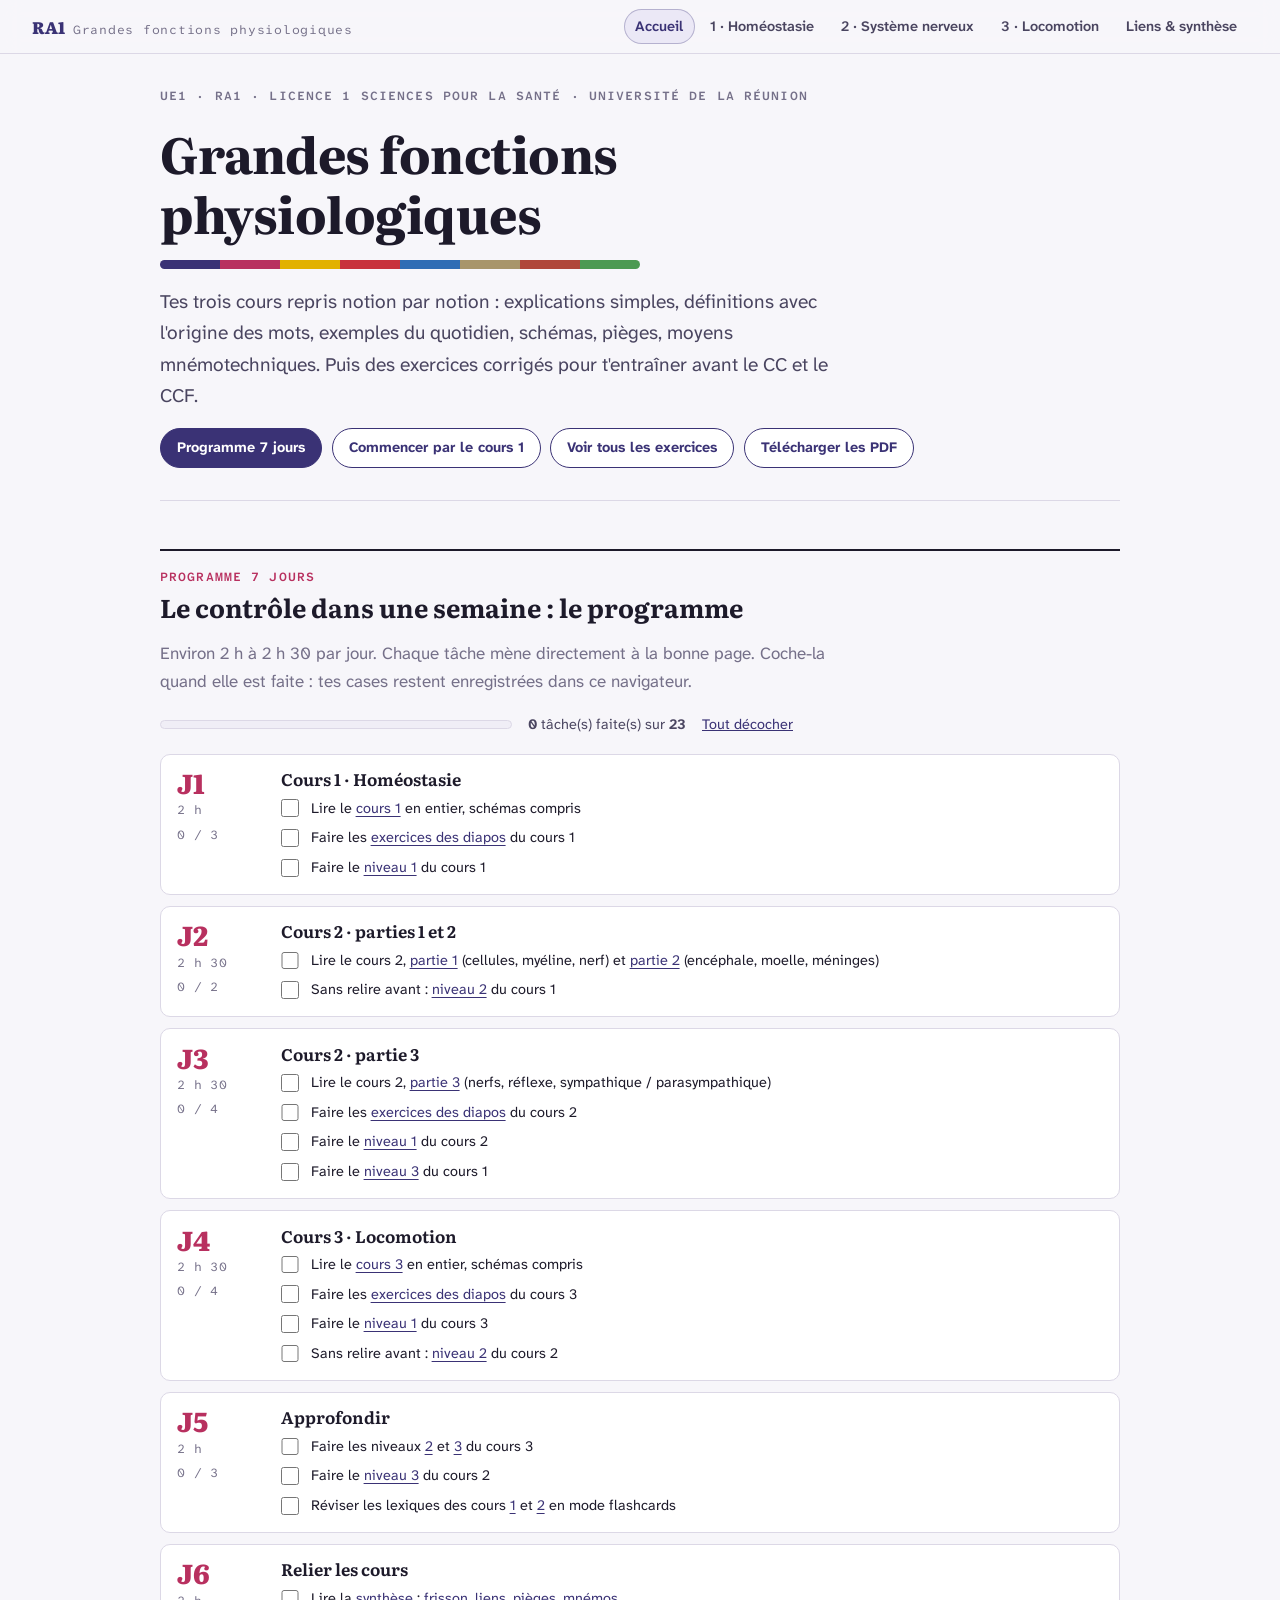
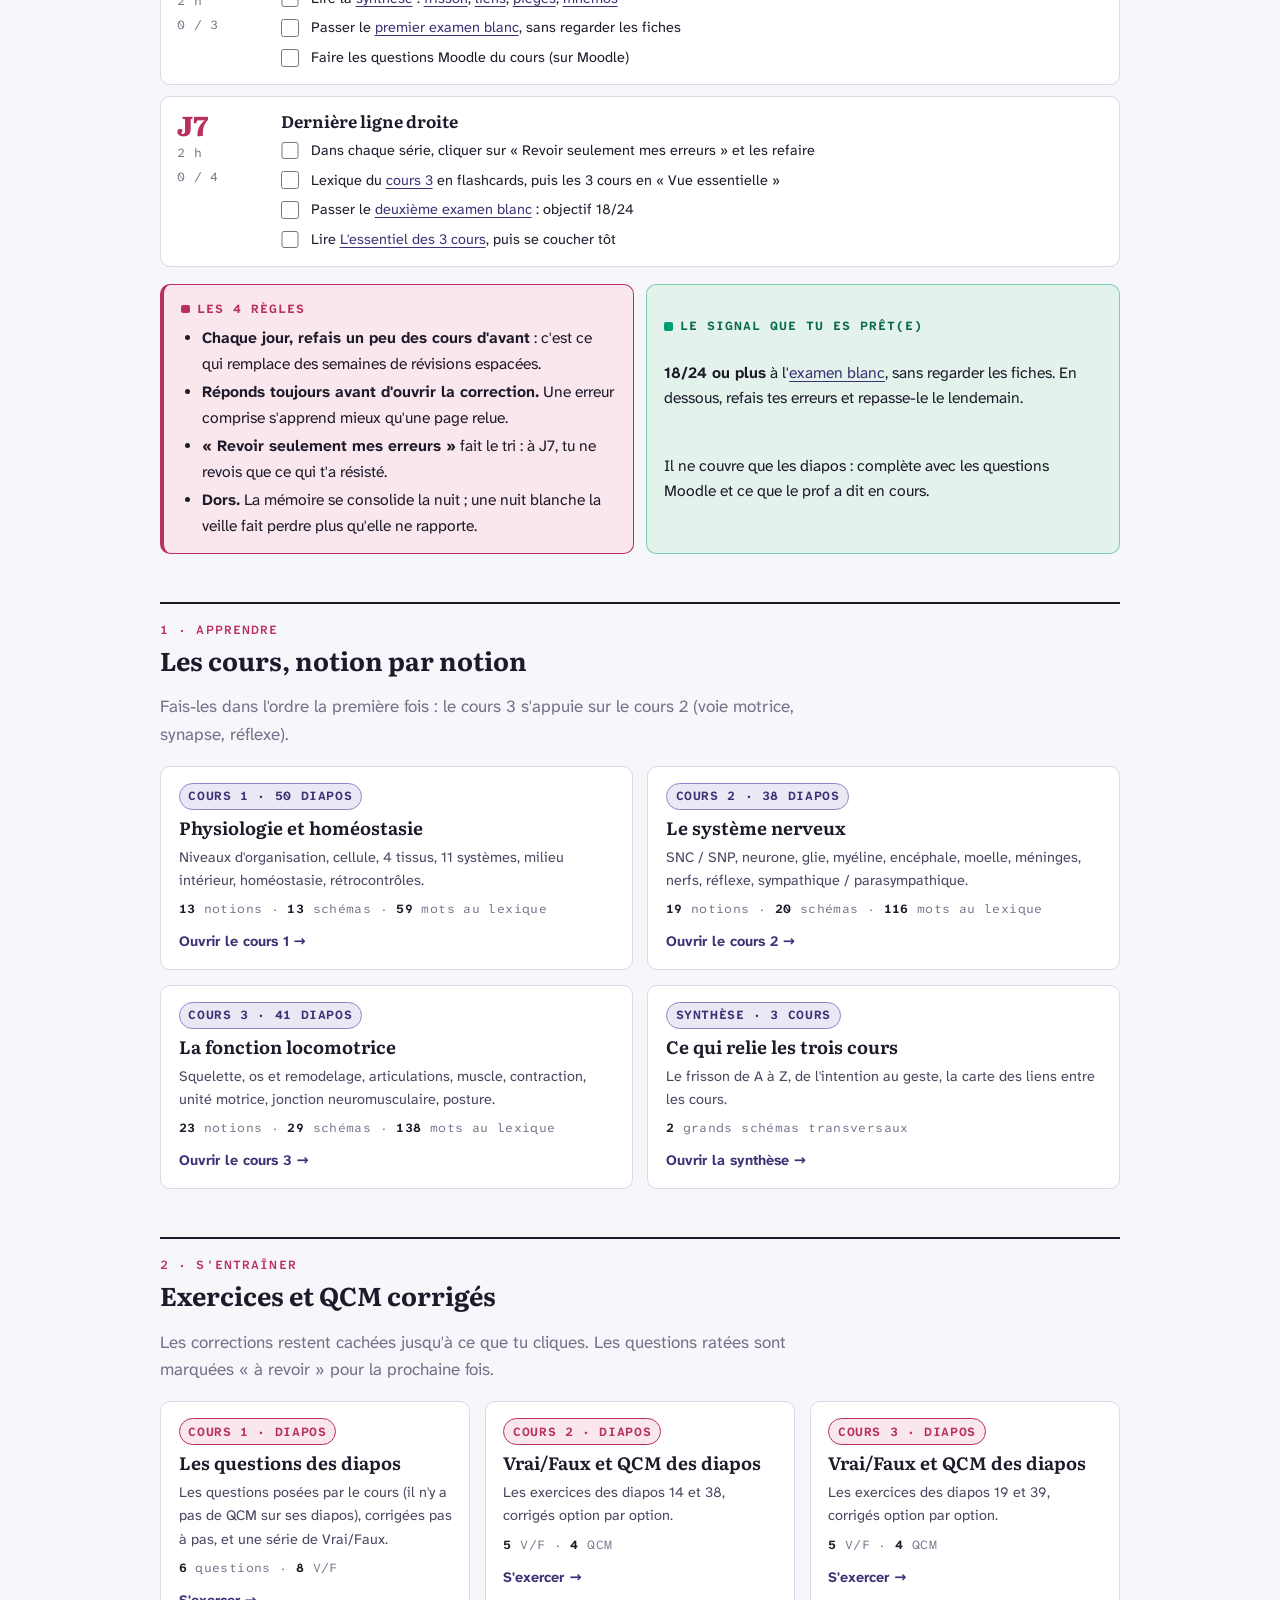
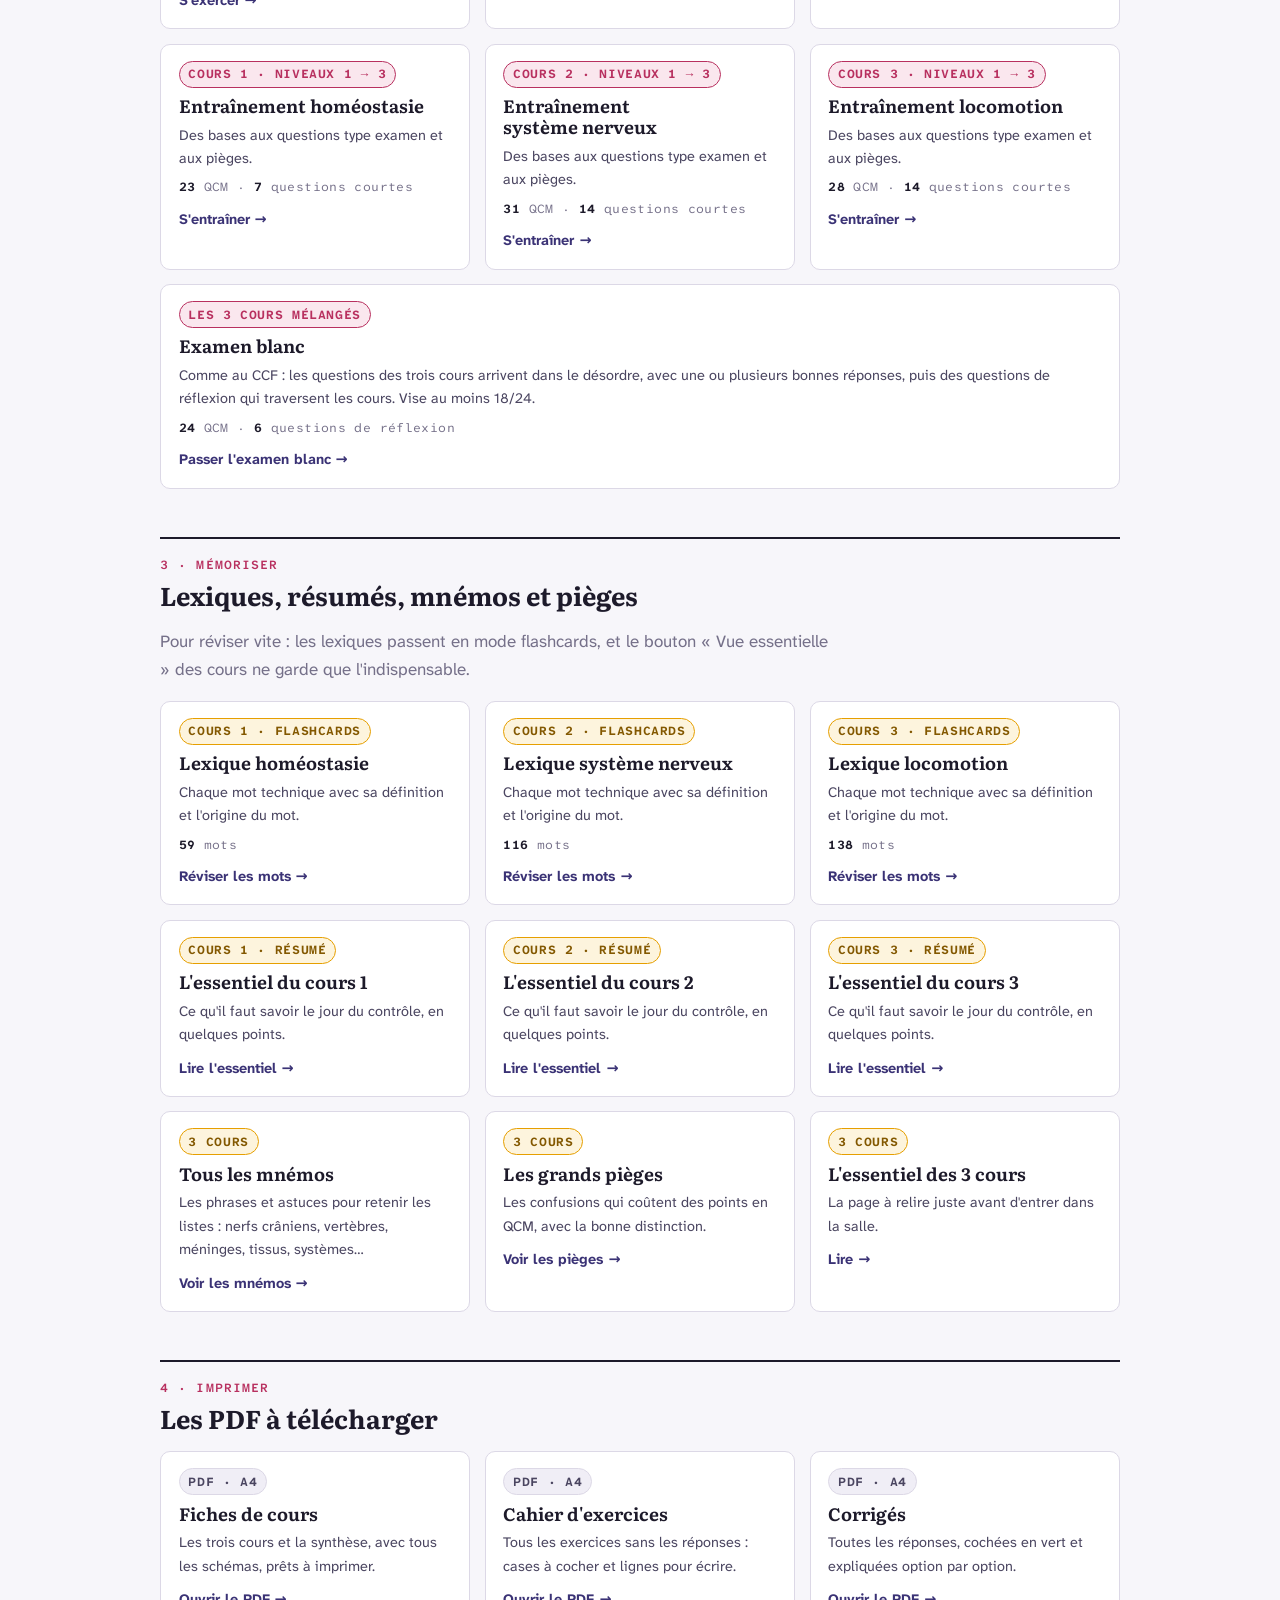
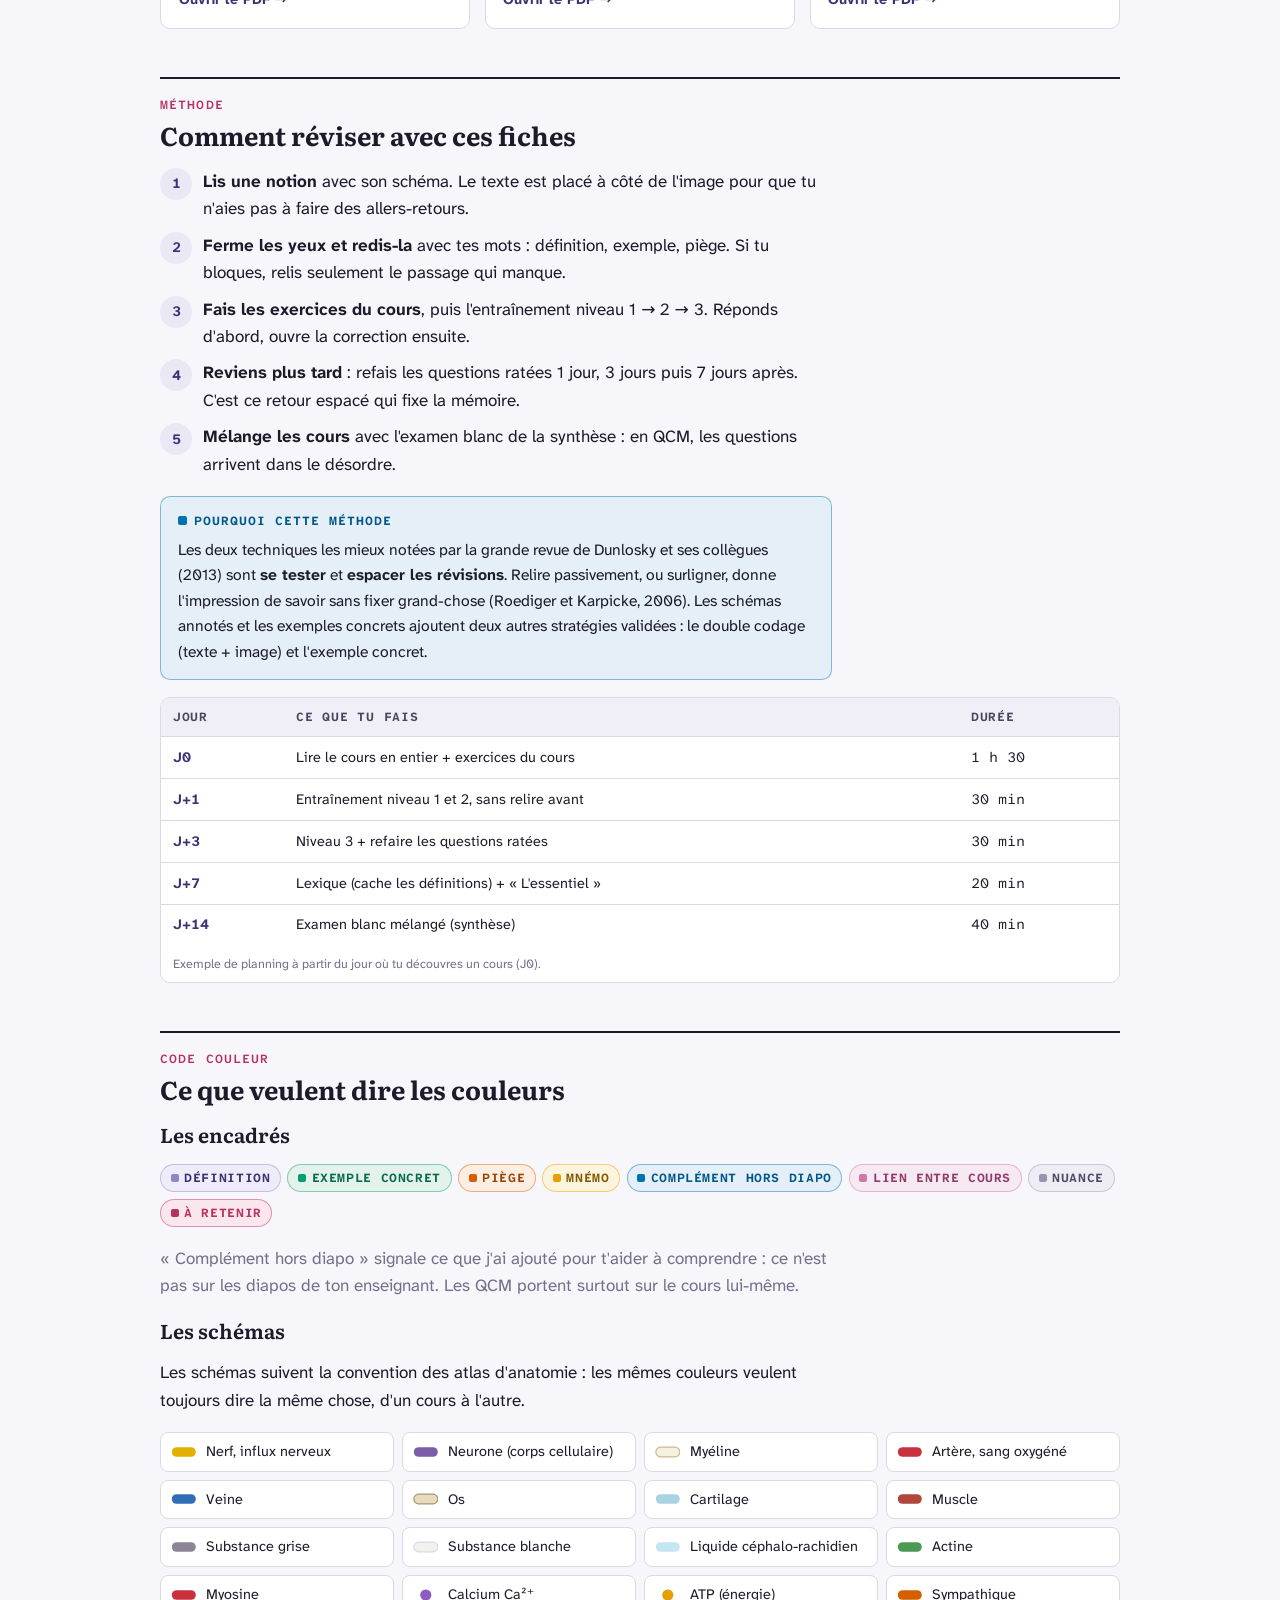
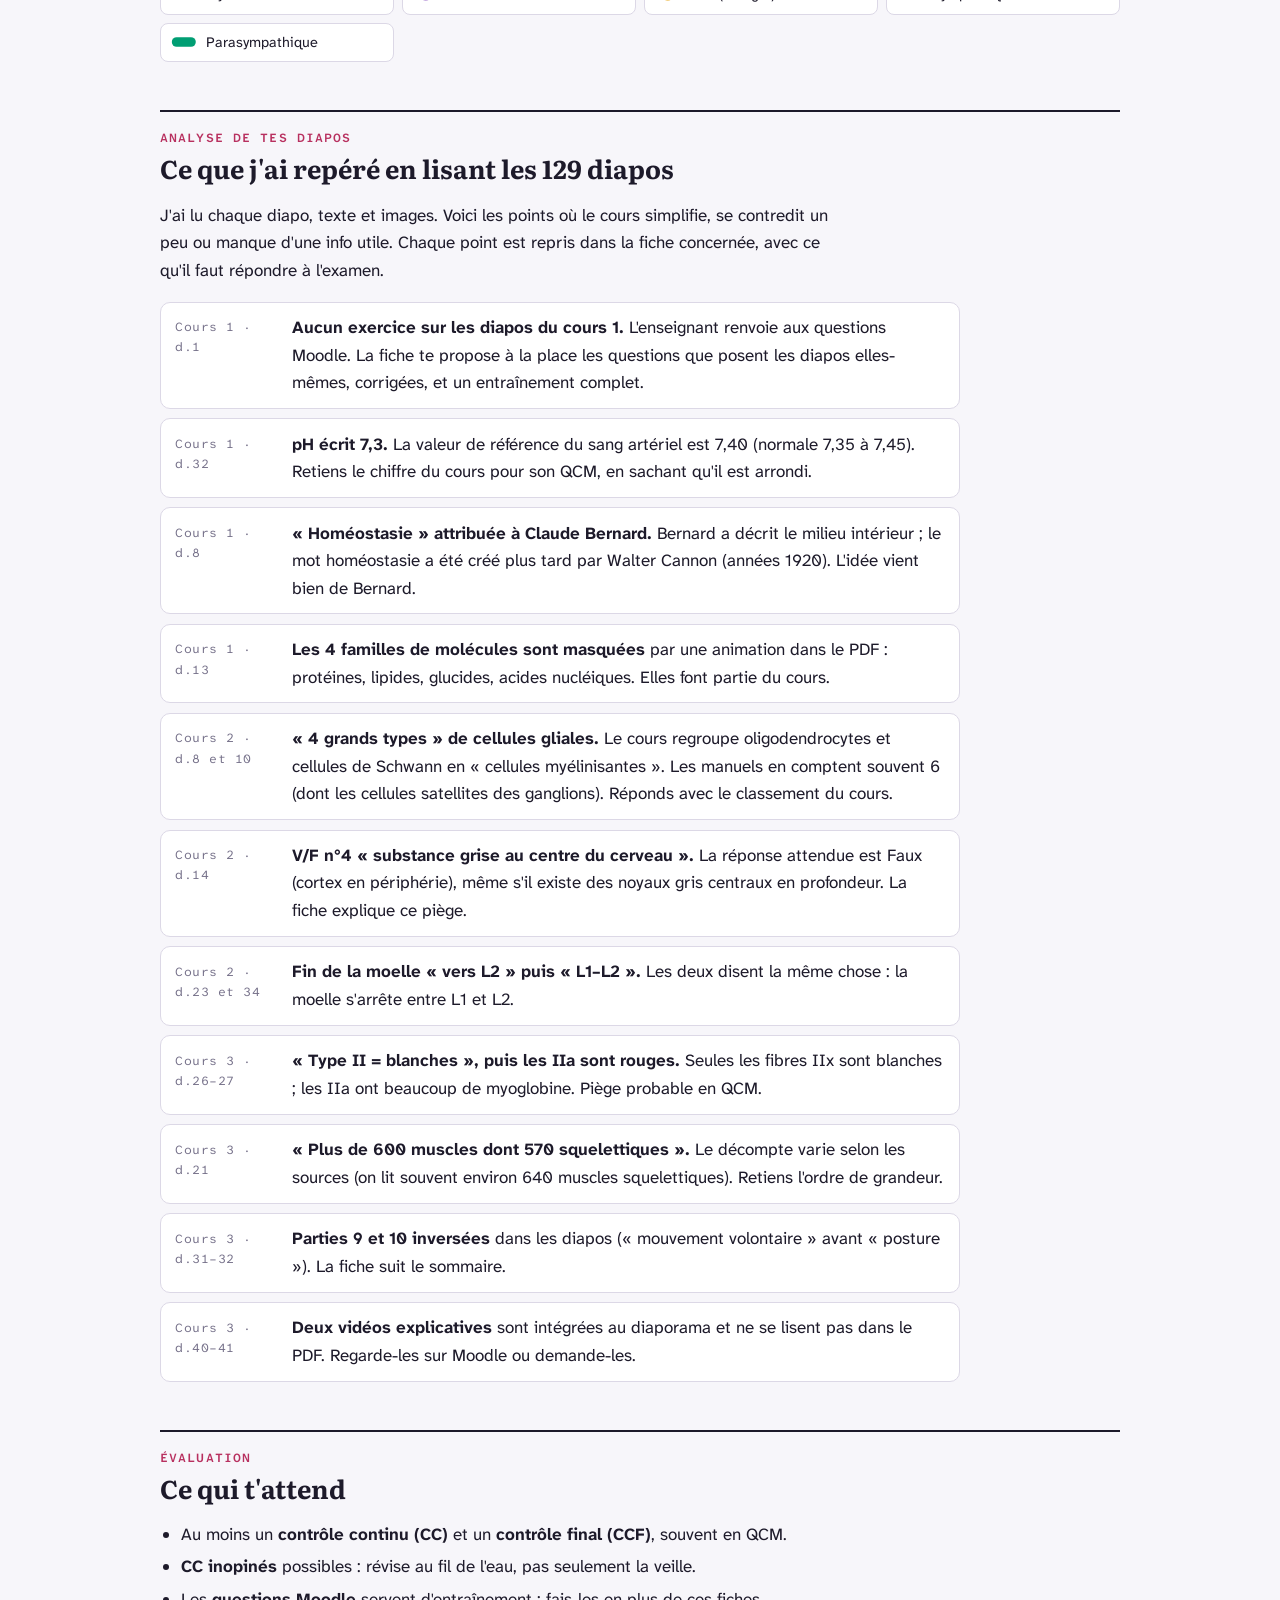
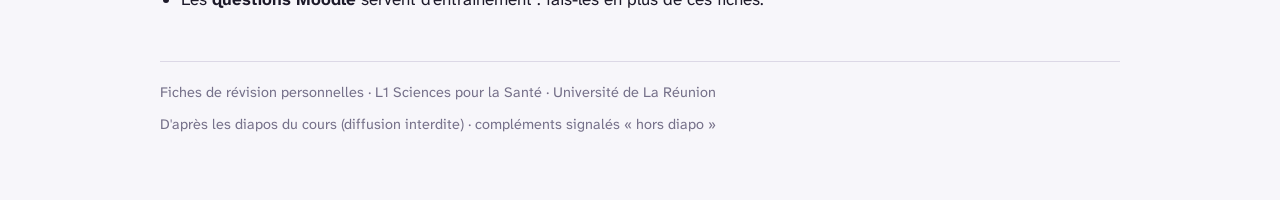
<file: index.html>
<!doctype html>
<html lang="fr">
<head>
<meta charset="utf-8">
<meta name="viewport" content="width=device-width, initial-scale=1, viewport-fit=cover">
<title>Révisions RA1 Physiologie</title>
<link rel="preconnect" href="https://fonts.googleapis.com">
<link rel="preconnect" href="https://fonts.gstatic.com" crossorigin>
<link rel="stylesheet" href="https://fonts.googleapis.com/css2?family=Atkinson+Hyperlegible+Mono:wght@400;600;700&family=Atkinson+Hyperlegible+Next:ital,wght@0,400;0,600;0,700;1,400&family=Literata:ital,opsz,wght@0,7..72,400..800;1,7..72,400..600&display=swap">
<link rel="stylesheet" href="style.css">
<style>
  /* Accueil : une colonne large, sans sommaire latéral */
  .home { max-width: 62rem; margin-inline: auto; padding-inline: 16px; padding-block: 2rem 4rem; display: grid; gap: 3rem; }
  .home > section { display: grid; gap: 1.1rem; min-width: 0; }
  .hero { gap: 1rem; padding-bottom: 2rem; border-bottom: 1px solid var(--rule); }
  .hero h1 { font-size: clamp(2rem, 5vw, 3.1rem); max-width: 18ch; }
  .hero .lead { font-size: 1.2rem; }
  /* Bande « étiquette de lame » : les couleurs des schémas, comme une lame colorée */
  .lame { display: grid; grid-template-columns: repeat(8, minmax(0, 1fr)); height: .55rem; border-radius: 999px; overflow: hidden; max-width: 30rem; }
  .lame span:nth-child(1) { background: var(--hema); }
  .lame span:nth-child(2) { background: var(--eosine); }
  .lame span:nth-child(3) { background: var(--a-nerf); }
  .lame span:nth-child(4) { background: var(--a-artere); }
  .lame span:nth-child(5) { background: var(--a-veine); }
  .lame span:nth-child(6) { background: var(--a-os-d); }
  .lame span:nth-child(7) { background: var(--a-muscle); }
  .lame span:nth-child(8) { background: var(--a-actine); }
  .start { display: flex; flex-wrap: wrap; gap: .6rem; }
  .home .cards { grid-template-columns: repeat(auto-fit, minmax(min(100%, 22rem), 1fr)); }
  .home td.tab { white-space: nowrap; }
  .hub { display: grid; gap: .9rem; grid-template-columns: repeat(auto-fill, minmax(min(100%, 17rem), 1fr)); }
  .hub.two { grid-template-columns: repeat(auto-fill, minmax(min(100%, 24rem), 1fr)); }
  .block { background: var(--surface); border: 1px solid var(--rule); border-radius: var(--radius); padding: 1rem 1.1rem; display: grid; gap: .45rem; align-content: start; text-decoration: none; color: var(--ink); min-width: 0; }
  .block:hover { border-color: var(--hema); }
  .block.wide { grid-column: 1 / -1; }
  .block h3 { font-size: 1.12rem; }
  .block .desc { font-size: var(--fs-sm); color: var(--ink-2); }
  .block .meta { font-family: var(--f-mono); font-size: var(--fs-xs); color: var(--ink-3); letter-spacing: .03em; }
  .block .meta b { color: var(--ink); }
  .block .go { font-weight: 700; color: var(--hema); font-size: var(--fs-sm); margin-top: .2rem; }
  .kind { justify-self: start; font-family: var(--f-mono); font-size: var(--fs-xs); font-weight: 700; letter-spacing: .05em; text-transform: uppercase; padding: .15rem .55rem; border-radius: 999px; border: 1px solid var(--rule); }
  .kind.apprendre { color: var(--hema); background: var(--hema-soft); border-color: var(--def-bd); }
  .kind.entrainer { color: var(--eosine); background: var(--eosine-soft); border-color: var(--eosine); }
  .kind.memoriser { color: var(--mn-ink); background: var(--mn-bg); border-color: var(--mn-bd); }
  .kind.imprimer { color: var(--ink-2); background: var(--surface-2); }
  .start a.btn { text-decoration: none; }
  .card .meta { font-family: var(--f-mono); font-size: var(--fs-xs); color: var(--ink-3); letter-spacing: .04em; }
  .card ul { font-size: var(--fs-sm); color: var(--ink-2); display: grid; gap: .15rem; }
  .card .go { font-weight: 700; color: var(--hema); font-size: var(--fs-sm); margin-top: .3rem; }
  .sec-head { display: grid; gap: .3rem; padding-top: 1rem; border-top: 2px solid var(--ink); }
  .sec-head .eyebrow { color: var(--eosine); }
  .swatches { display: grid; grid-template-columns: repeat(auto-fill, minmax(min(100%, 12.5rem), 1fr)); gap: .5rem; list-style: none; padding: 0; margin: 0; }
  .swatches li { margin: 0; display: flex; align-items: center; gap: .6rem; font-size: var(--fs-sm); background: var(--surface); border: 1px solid var(--rule); border-radius: 8px; padding: .45rem .6rem; }
  .swatches svg { flex: none; width: 1.6rem; height: 1rem; }
  .findings { display: grid; gap: .6rem; max-width: 50rem; }
  .finding { display: grid; grid-template-columns: 6.5rem minmax(0, 1fr); gap: .8rem; align-items: start; background: var(--surface); border: 1px solid var(--rule); border-radius: var(--radius); padding: .7rem .9rem; }
  .finding .where { font-family: var(--f-mono); font-size: var(--fs-xs); color: var(--ink-3); letter-spacing: .04em; padding-top: .2rem; }
  .finding p + p { margin-top: .3rem; }
  @media (max-width: 520px) { .finding { grid-template-columns: minmax(0, 1fr); gap: .2rem; } }
  /* Programme 7 jours */
  .prog { list-style: none; padding: 0; margin: 0; display: grid; gap: .7rem; }
  .prog > li.day { margin: 0; display: grid; grid-template-columns: 5.5rem minmax(0, 1fr); gap: 1rem; background: var(--surface); border: 1px solid var(--rule); border-radius: var(--radius); padding: .9rem 1rem; }
  .prog > li.day.is-done { border-color: var(--good); background: var(--good-bg); }
  .day__head { display: grid; align-content: start; gap: .25rem; }
  .day__n { font-family: var(--f-display); font-weight: 800; font-size: 1.7rem; line-height: 1; color: var(--eosine); }
  .day.is-done .day__n { color: var(--good); }
  .day__t, .day__count { font-family: var(--f-mono); font-size: var(--fs-xs); color: var(--ink-3); letter-spacing: .03em; }
  .day__body { min-width: 0; }
  .day__body h3 { font-size: 1.05rem; margin-bottom: .45rem; }
  .tasks { list-style: none; padding: 0; margin: 0; display: grid; gap: .4rem; }
  .tasks li { margin: 0; display: grid; grid-template-columns: 1.3rem minmax(0, 1fr); gap: .55rem; align-items: start; font-size: var(--fs-sm); }
  .tasks input { width: 1.1rem; height: 1.1rem; margin: .18rem 0 0; accent-color: var(--good); cursor: pointer; }
  .tasks label { cursor: pointer; }
  .tasks input:checked + label { color: var(--ink-3); text-decoration: line-through; text-decoration-color: var(--ink-3); }
  .prog-status { display: flex; flex-wrap: wrap; gap: .5rem 1rem; align-items: center; font-size: var(--fs-sm); color: var(--ink-2); }
  .prog-bar { flex: 1 1 12rem; max-width: 22rem; height: .55rem; background: var(--surface-2); border: 1px solid var(--rule); border-radius: 999px; overflow: hidden; }
  .prog-bar__fill { height: 100%; width: 0; background: var(--good); }
  .linkbtn { font: inherit; background: none; border: 0; padding: 0; color: var(--hema); text-decoration: underline; cursor: pointer; }
  .prog-rules { max-width: none; }
  @media (max-width: 520px) {
    .prog > li.day { grid-template-columns: minmax(0, 1fr); gap: .5rem; }
    .day__head { grid-auto-flow: column; justify-content: start; align-items: baseline; gap: .7rem; }
  }
</style>
</head>
<body>
<header class="topbar">
  <div class="topbar__in">
    <a class="brand" href="index.html"><span class="brand__mark">RA1</span><span class="brand__sub">Grandes fonctions physiologiques</span></a>
    <nav class="nav" aria-label="Pages">
      <a href="index.html" aria-current="page">Accueil</a>
      <a href="cours1.html">1 · Homéostasie</a>
      <a href="cours2.html">2 · Système nerveux</a>
      <a href="cours3.html">3 · Locomotion</a>
      <a href="synthese.html">Liens &amp; synthèse</a>
    </nav>
  </div>
</header>

<main class="home">

  <section class="hero">
    <p class="eyebrow">UE1 · RA1 · Licence 1 Sciences pour la Santé · Université de La Réunion</p>
    <h1>Grandes fonctions physiologiques</h1>
    <div class="lame" aria-hidden="true"><span></span><span></span><span></span><span></span><span></span><span></span><span></span><span></span></div>
    <p class="lead">Tes trois cours repris notion par notion : explications simples, définitions avec l'origine des mots, exemples du quotidien, schémas, pièges, moyens mnémotechniques. Puis des exercices corrigés pour t'entraîner avant le CC et le CCF.</p>
    <div class="start">
      <a class="btn primary" href="#programme">Programme 7 jours</a>
      <a class="btn" href="cours1.html">Commencer par le cours 1</a>
      <a class="btn" href="#entrainer">Voir tous les exercices</a>
      <a class="btn" href="#imprimer">Télécharger les PDF</a>
    </div>
  </section>

  <!-- ===================== PROGRAMME 7 JOURS (généré par _tools/make_programme.py) ===================== -->
  <section aria-labelledby="h-programme" id="programme">
    <div class="sec-head">
      <p class="eyebrow">Programme 7 jours</p>
      <h2 id="h-programme">Le contrôle dans une semaine : le programme</h2>
    </div>
    <p class="muted" style="max-width: var(--measure)">Environ 2 h à 2 h 30 par jour. Chaque tâche mène directement à la bonne page. Coche-la quand elle est faite : tes cases restent enregistrées dans ce navigateur.</p>
    <div class="prog-status">
      <div class="prog-bar" aria-hidden="true"><div class="prog-bar__fill"></div></div>
      <span><b id="prog-done">0</b> tâche(s) faite(s) sur <b id="prog-total">23</b></span>
      <button type="button" class="linkbtn" id="prog-reset">Tout décocher</button>
    </div>
    <ol class="prog">
      <li class="day" id="j1">
        <div class="day__head"><span class="day__n">J1</span><span class="day__t">2 h</span><span class="day__count">0 / 3</span></div>
        <div class="day__body">
          <h3>Cours 1 · Homéostasie</h3>
          <ul class="tasks">
            <li><input type="checkbox" id="p-j1-1"><label for="p-j1-1">Lire le <a href="cours1.html">cours 1</a> en entier, schémas compris</label></li>
            <li><input type="checkbox" id="p-j1-2"><label for="p-j1-2">Faire les <a href="cours1.html#exos">exercices des diapos</a> du cours 1</label></li>
            <li><input type="checkbox" id="p-j1-3"><label for="p-j1-3">Faire le <a href="cours1.html#serie-n1">niveau 1</a> du cours 1</label></li>
          </ul>
        </div>
      </li>
      <li class="day" id="j2">
        <div class="day__head"><span class="day__n">J2</span><span class="day__t">2 h 30</span><span class="day__count">0 / 2</span></div>
        <div class="day__body">
          <h3>Cours 2 · parties 1 et 2</h3>
          <ul class="tasks">
            <li><input type="checkbox" id="p-j2-1"><label for="p-j2-1">Lire le cours 2, <a href="cours2.html#partie1">partie 1</a> (cellules, myéline, nerf) et <a href="cours2.html#partie2">partie 2</a> (encéphale, moelle, méninges)</label></li>
            <li><input type="checkbox" id="p-j2-2"><label for="p-j2-2">Sans relire avant : <a href="cours1.html#serie-n2">niveau 2</a> du cours 1</label></li>
          </ul>
        </div>
      </li>
      <li class="day" id="j3">
        <div class="day__head"><span class="day__n">J3</span><span class="day__t">2 h 30</span><span class="day__count">0 / 4</span></div>
        <div class="day__body">
          <h3>Cours 2 · partie 3</h3>
          <ul class="tasks">
            <li><input type="checkbox" id="p-j3-1"><label for="p-j3-1">Lire le cours 2, <a href="cours2.html#partie3">partie 3</a> (nerfs, réflexe, sympathique / parasympathique)</label></li>
            <li><input type="checkbox" id="p-j3-2"><label for="p-j3-2">Faire les <a href="cours2.html#exos">exercices des diapos</a> du cours 2</label></li>
            <li><input type="checkbox" id="p-j3-3"><label for="p-j3-3">Faire le <a href="cours2.html#serie-n1">niveau 1</a> du cours 2</label></li>
            <li><input type="checkbox" id="p-j3-4"><label for="p-j3-4">Faire le <a href="cours1.html#serie-n3">niveau 3</a> du cours 1</label></li>
          </ul>
        </div>
      </li>
      <li class="day" id="j4">
        <div class="day__head"><span class="day__n">J4</span><span class="day__t">2 h 30</span><span class="day__count">0 / 4</span></div>
        <div class="day__body">
          <h3>Cours 3 · Locomotion</h3>
          <ul class="tasks">
            <li><input type="checkbox" id="p-j4-1"><label for="p-j4-1">Lire le <a href="cours3.html">cours 3</a> en entier, schémas compris</label></li>
            <li><input type="checkbox" id="p-j4-2"><label for="p-j4-2">Faire les <a href="cours3.html#exos">exercices des diapos</a> du cours 3</label></li>
            <li><input type="checkbox" id="p-j4-3"><label for="p-j4-3">Faire le <a href="cours3.html#serie-n1">niveau 1</a> du cours 3</label></li>
            <li><input type="checkbox" id="p-j4-4"><label for="p-j4-4">Sans relire avant : <a href="cours2.html#serie-n2">niveau 2</a> du cours 2</label></li>
          </ul>
        </div>
      </li>
      <li class="day" id="j5">
        <div class="day__head"><span class="day__n">J5</span><span class="day__t">2 h</span><span class="day__count">0 / 3</span></div>
        <div class="day__body">
          <h3>Approfondir</h3>
          <ul class="tasks">
            <li><input type="checkbox" id="p-j5-1"><label for="p-j5-1">Faire les niveaux <a href="cours3.html#serie-n2">2</a> et <a href="cours3.html#serie-n3">3</a> du cours 3</label></li>
            <li><input type="checkbox" id="p-j5-2"><label for="p-j5-2">Faire le <a href="cours2.html#serie-n3">niveau 3</a> du cours 2</label></li>
            <li><input type="checkbox" id="p-j5-3"><label for="p-j5-3">Réviser les lexiques des cours <a href="cours1.html#lexique">1</a> et <a href="cours2.html#lexique">2</a> en mode flashcards</label></li>
          </ul>
        </div>
      </li>
      <li class="day" id="j6">
        <div class="day__head"><span class="day__n">J6</span><span class="day__t">2 h</span><span class="day__count">0 / 3</span></div>
        <div class="day__body">
          <h3>Relier les cours</h3>
          <ul class="tasks">
            <li><input type="checkbox" id="p-j6-1"><label for="p-j6-1">Lire la <a href="synthese.html">synthèse</a> : <a href="synthese.html#frisson">frisson</a>, <a href="synthese.html#carte-liens">liens</a>, <a href="synthese.html#pieges">pièges</a>, <a href="synthese.html#mnemos">mnémos</a></label></li>
            <li><input type="checkbox" id="p-j6-2"><label for="p-j6-2">Passer le <a href="synthese.html#examen-blanc">premier examen blanc</a>, sans regarder les fiches</label></li>
            <li><input type="checkbox" id="p-j6-3"><label for="p-j6-3">Faire les questions Moodle du cours (sur Moodle)</label></li>
          </ul>
        </div>
      </li>
      <li class="day" id="j7">
        <div class="day__head"><span class="day__n">J7</span><span class="day__t">2 h</span><span class="day__count">0 / 4</span></div>
        <div class="day__body">
          <h3>Dernière ligne droite</h3>
          <ul class="tasks">
            <li><input type="checkbox" id="p-j7-1"><label for="p-j7-1">Dans chaque série, cliquer sur « Revoir seulement mes erreurs » et les refaire</label></li>
            <li><input type="checkbox" id="p-j7-2"><label for="p-j7-2">Lexique du <a href="cours3.html#lexique">cours 3</a> en flashcards, puis les 3 cours en « Vue essentielle »</label></li>
            <li><input type="checkbox" id="p-j7-3"><label for="p-j7-3">Passer le <a href="synthese.html#examen-blanc">deuxième examen blanc</a> : objectif 18/24</label></li>
            <li><input type="checkbox" id="p-j7-4"><label for="p-j7-4">Lire <a href="synthese.html#essentiel">L'essentiel des 3 cours</a>, puis se coucher tôt</label></li>
          </ul>
        </div>
      </li>
    </ol>
    <div class="duo prog-rules">
      <div class="note retenir">
        <p class="tag">Les 4 règles</p>
        <ul>
          <li><b>Chaque jour, refais un peu des cours d'avant</b> : c'est ce qui remplace des semaines de révisions espacées.</li>
          <li><b>Réponds toujours avant d'ouvrir la correction.</b> Une erreur comprise s'apprend mieux qu'une page relue.</li>
          <li><b>« Revoir seulement mes erreurs »</b> fait le tri : à J7, tu ne revois que ce qui t'a résisté.</li>
          <li><b>Dors.</b> La mémoire se consolide la nuit ; une nuit blanche la veille fait perdre plus qu'elle ne rapporte.</li>
        </ul>
      </div>
      <div class="note ex">
        <p class="tag">Le signal que tu es prêt(e)</p>
        <p><b>18/24 ou plus</b> à l'<a href="synthese.html#examen-blanc">examen blanc</a>, sans regarder les fiches. En dessous, refais tes erreurs et repasse-le le lendemain.</p>
        <p>Il ne couvre que les diapos : complète avec les questions Moodle et ce que le prof a dit en cours.</p>
      </div>
    </div>
  </section>

  <!-- ===================== HUB : tous les blocs ===================== -->
  <section aria-labelledby="h-apprendre" id="apprendre">
    <div class="sec-head">
      <p class="eyebrow">1 · Apprendre</p>
      <h2 id="h-apprendre">Les cours, notion par notion</h2>
    </div>
    <p class="muted" style="max-width: var(--measure)">Fais-les dans l'ordre la première fois : le cours 3 s'appuie sur le cours 2 (voie motrice, synapse, réflexe).</p>
    <div class="hub two">
      <a class="block" href="cours1.html">
        <span class="kind apprendre">Cours 1 · 50 diapos</span>
        <h3>Physiologie et homéostasie</h3>
        <p class="desc">Niveaux d'organisation, cellule, 4 tissus, 11 systèmes, milieu intérieur, homéostasie, rétrocontrôles.</p>
        <p class="meta"><b data-stat="cours1.notions">13</b> notions · <b data-stat="cours1.svg">13</b> schémas · <b data-stat="cours1.lex">59</b> mots au lexique</p>
        <span class="go">Ouvrir le cours 1 →</span>
      </a>
      <a class="block" href="cours2.html">
        <span class="kind apprendre">Cours 2 · 38 diapos</span>
        <h3>Le système nerveux</h3>
        <p class="desc">SNC / SNP, neurone, glie, myéline, encéphale, moelle, méninges, nerfs, réflexe, sympathique / parasympathique.</p>
        <p class="meta"><b data-stat="cours2.notions">19</b> notions · <b data-stat="cours2.svg">20</b> schémas · <b data-stat="cours2.lex">116</b> mots au lexique</p>
        <span class="go">Ouvrir le cours 2 →</span>
      </a>
      <a class="block" href="cours3.html">
        <span class="kind apprendre">Cours 3 · 41 diapos</span>
        <h3>La fonction locomotrice</h3>
        <p class="desc">Squelette, os et remodelage, articulations, muscle, contraction, unité motrice, jonction neuromusculaire, posture.</p>
        <p class="meta"><b data-stat="cours3.notions">23</b> notions · <b data-stat="cours3.svg">29</b> schémas · <b data-stat="cours3.lex">138</b> mots au lexique</p>
        <span class="go">Ouvrir le cours 3 →</span>
      </a>
      <a class="block" href="synthese.html">
        <span class="kind apprendre">Synthèse · 3 cours</span>
        <h3>Ce qui relie les trois cours</h3>
        <p class="desc">Le frisson de A à Z, de l'intention au geste, la carte des liens entre les cours.</p>
        <p class="meta"><b data-stat="synthese.svg">2</b> grands schémas transversaux</p>
        <span class="go">Ouvrir la synthèse →</span>
      </a>
    </div>
  </section>

  <section aria-labelledby="h-entrainer" id="entrainer">
    <div class="sec-head">
      <p class="eyebrow">2 · S'entraîner</p>
      <h2 id="h-entrainer">Exercices et QCM corrigés</h2>
    </div>
    <p class="muted" style="max-width: var(--measure)">Les corrections restent cachées jusqu'à ce que tu cliques. Les questions ratées sont marquées « à revoir » pour la prochaine fois.</p>
    <div class="hub">
      <a class="block" href="cours1.html#exos">
        <span class="kind entrainer">Cours 1 · diapos</span>
        <h3>Les questions des diapos</h3>
        <p class="desc">Les questions posées par le cours (il n'y a pas de QCM sur ses diapos), corrigées pas à pas, et une série de Vrai/Faux.</p>
        <p class="meta"><b data-stat="cours1.exos.qc">6</b> questions · <b data-stat="cours1.exos.vf">8</b> V/F</p>
        <span class="go">S'exercer →</span>
      </a>
      <a class="block" href="cours2.html#exos">
        <span class="kind entrainer">Cours 2 · diapos</span>
        <h3>Vrai/Faux et QCM des diapos</h3>
        <p class="desc">Les exercices des diapos 14 et 38, corrigés option par option.</p>
        <p class="meta"><b data-stat="cours2.exos.vf">5</b> V/F · <b data-stat="cours2.exos.qcm">4</b> QCM</p>
        <span class="go">S'exercer →</span>
      </a>
      <a class="block" href="cours3.html#exos">
        <span class="kind entrainer">Cours 3 · diapos</span>
        <h3>Vrai/Faux et QCM des diapos</h3>
        <p class="desc">Les exercices des diapos 19 et 39, corrigés option par option.</p>
        <p class="meta"><b data-stat="cours3.exos.vf">5</b> V/F · <b data-stat="cours3.exos.qcm">4</b> QCM</p>
        <span class="go">S'exercer →</span>
      </a>
      <a class="block" href="cours1.html#entrainement">
        <span class="kind entrainer">Cours 1 · niveaux 1 → 3</span>
        <h3>Entraînement homéostasie</h3>
        <p class="desc">Des bases aux questions type examen et aux pièges.</p>
        <p class="meta"><b data-stat="cours1.entrainement.qcm">23</b> QCM · <b data-stat="cours1.entrainement.qc">7</b> questions courtes</p>
        <span class="go">S'entraîner →</span>
      </a>
      <a class="block" href="cours2.html#entrainement">
        <span class="kind entrainer">Cours 2 · niveaux 1 → 3</span>
        <h3>Entraînement système nerveux</h3>
        <p class="desc">Des bases aux questions type examen et aux pièges.</p>
        <p class="meta"><b data-stat="cours2.entrainement.qcm">31</b> QCM · <b data-stat="cours2.entrainement.qc">14</b> questions courtes</p>
        <span class="go">S'entraîner →</span>
      </a>
      <a class="block" href="cours3.html#entrainement">
        <span class="kind entrainer">Cours 3 · niveaux 1 → 3</span>
        <h3>Entraînement locomotion</h3>
        <p class="desc">Des bases aux questions type examen et aux pièges.</p>
        <p class="meta"><b data-stat="cours3.entrainement.qcm">28</b> QCM · <b data-stat="cours3.entrainement.qc">14</b> questions courtes</p>
        <span class="go">S'entraîner →</span>
      </a>
      <a class="block wide" href="synthese.html#examen-blanc">
        <span class="kind entrainer">Les 3 cours mélangés</span>
        <h3>Examen blanc</h3>
        <p class="desc">Comme au CCF : les questions des trois cours arrivent dans le désordre, avec une ou plusieurs bonnes réponses, puis des questions de réflexion qui traversent les cours. Vise au moins 18/24.</p>
        <p class="meta"><b data-stat="synthese.examen-blanc.qcm">24</b> QCM · <b data-stat="synthese.examen-blanc.qc">6</b> questions de réflexion</p>
        <span class="go">Passer l'examen blanc →</span>
      </a>
    </div>
  </section>

  <section aria-labelledby="h-memoriser" id="memoriser">
    <div class="sec-head">
      <p class="eyebrow">3 · Mémoriser</p>
      <h2 id="h-memoriser">Lexiques, résumés, mnémos et pièges</h2>
    </div>
    <p class="muted" style="max-width: var(--measure)">Pour réviser vite : les lexiques passent en mode flashcards, et le bouton « Vue essentielle » des cours ne garde que l'indispensable.</p>
    <div class="hub">
      <a class="block" href="cours1.html#lexique">
        <span class="kind memoriser">Cours 1 · flashcards</span>
        <h3>Lexique homéostasie</h3>
        <p class="desc">Chaque mot technique avec sa définition et l'origine du mot.</p>
        <p class="meta"><b data-stat="cours1.lex">59</b> mots</p>
        <span class="go">Réviser les mots →</span>
      </a>
      <a class="block" href="cours2.html#lexique">
        <span class="kind memoriser">Cours 2 · flashcards</span>
        <h3>Lexique système nerveux</h3>
        <p class="desc">Chaque mot technique avec sa définition et l'origine du mot.</p>
        <p class="meta"><b data-stat="cours2.lex">116</b> mots</p>
        <span class="go">Réviser les mots →</span>
      </a>
      <a class="block" href="cours3.html#lexique">
        <span class="kind memoriser">Cours 3 · flashcards</span>
        <h3>Lexique locomotion</h3>
        <p class="desc">Chaque mot technique avec sa définition et l'origine du mot.</p>
        <p class="meta"><b data-stat="cours3.lex">138</b> mots</p>
        <span class="go">Réviser les mots →</span>
      </a>
      <a class="block" href="cours1.html#resume">
        <span class="kind memoriser">Cours 1 · résumé</span>
        <h3>L'essentiel du cours 1</h3>
        <p class="desc">Ce qu'il faut savoir le jour du contrôle, en quelques points.</p>
        <span class="go">Lire l'essentiel →</span>
      </a>
      <a class="block" href="cours2.html#resume">
        <span class="kind memoriser">Cours 2 · résumé</span>
        <h3>L'essentiel du cours 2</h3>
        <p class="desc">Ce qu'il faut savoir le jour du contrôle, en quelques points.</p>
        <span class="go">Lire l'essentiel →</span>
      </a>
      <a class="block" href="cours3.html#resume">
        <span class="kind memoriser">Cours 3 · résumé</span>
        <h3>L'essentiel du cours 3</h3>
        <p class="desc">Ce qu'il faut savoir le jour du contrôle, en quelques points.</p>
        <span class="go">Lire l'essentiel →</span>
      </a>
      <a class="block" href="synthese.html#mnemos">
        <span class="kind memoriser">3 cours</span>
        <h3>Tous les mnémos</h3>
        <p class="desc">Les phrases et astuces pour retenir les listes : nerfs crâniens, vertèbres, méninges, tissus, systèmes…</p>
        <span class="go">Voir les mnémos →</span>
      </a>
      <a class="block" href="synthese.html#pieges">
        <span class="kind memoriser">3 cours</span>
        <h3>Les grands pièges</h3>
        <p class="desc">Les confusions qui coûtent des points en QCM, avec la bonne distinction.</p>
        <span class="go">Voir les pièges →</span>
      </a>
      <a class="block" href="synthese.html#essentiel">
        <span class="kind memoriser">3 cours</span>
        <h3>L'essentiel des 3 cours</h3>
        <p class="desc">La page à relire juste avant d'entrer dans la salle.</p>
        <span class="go">Lire →</span>
      </a>
    </div>
  </section>

  <section aria-labelledby="h-imprimer" id="imprimer">
    <div class="sec-head">
      <p class="eyebrow">4 · Imprimer</p>
      <h2 id="h-imprimer">Les PDF à télécharger</h2>
    </div>
    <div class="hub">
      <a class="block" href="pdf/RA1-1-Fiches-de-cours.pdf">
        <span class="kind imprimer">PDF · A4</span>
        <h3>Fiches de cours</h3>
        <p class="desc">Les trois cours et la synthèse, avec tous les schémas, prêts à imprimer.</p>
        <span class="go">Ouvrir le PDF →</span>
      </a>
      <a class="block" href="pdf/RA1-2-Cahier-d-exercices.pdf">
        <span class="kind imprimer">PDF · A4</span>
        <h3>Cahier d'exercices</h3>
        <p class="desc">Tous les exercices sans les réponses : cases à cocher et lignes pour écrire.</p>
        <span class="go">Ouvrir le PDF →</span>
      </a>
      <a class="block" href="pdf/RA1-3-Corriges.pdf">
        <span class="kind imprimer">PDF · A4</span>
        <h3>Corrigés</h3>
        <p class="desc">Toutes les réponses, cochées en vert et expliquées option par option.</p>
        <span class="go">Ouvrir le PDF →</span>
      </a>
    </div>
  </section>

  <!-- ===================== Méthode ===================== -->
  <section aria-labelledby="h-methode">
    <div class="sec-head">
      <p class="eyebrow">Méthode</p>
      <h2 id="h-methode">Comment réviser avec ces fiches</h2>
    </div>
    <ol class="steps">
      <li><span><b>Lis une notion</b> avec son schéma. Le texte est placé à côté de l'image pour que tu n'aies pas à faire des allers-retours.</span></li>
      <li><span><b>Ferme les yeux et redis-la</b> avec tes mots : définition, exemple, piège. Si tu bloques, relis seulement le passage qui manque.</span></li>
      <li><span><b>Fais les exercices du cours</b>, puis l'entraînement niveau 1 → 2 → 3. Réponds d'abord, ouvre la correction ensuite.</span></li>
      <li><span><b>Reviens plus tard</b> : refais les questions ratées 1 jour, 3 jours puis 7 jours après. C'est ce retour espacé qui fixe la mémoire.</span></li>
      <li><span><b>Mélange les cours</b> avec l'examen blanc de la synthèse : en QCM, les questions arrivent dans le désordre.</span></li>
    </ol>
    <div class="note plus">
      <p class="tag">Pourquoi cette méthode</p>
      <p>Les deux techniques les mieux notées par la grande revue de Dunlosky et ses collègues (2013) sont <b>se tester</b> et <b>espacer les révisions</b>. Relire passivement, ou surligner, donne l'impression de savoir sans fixer grand-chose (Roediger et Karpicke, 2006). Les schémas annotés et les exemples concrets ajoutent deux autres stratégies validées : le double codage (texte + image) et l'exemple concret.</p>
    </div>
    <div class="table-wrap">
      <table>
        <caption>Exemple de planning à partir du jour où tu découvres un cours (J0).</caption>
        <thead><tr><th>Jour</th><th>Ce que tu fais</th><th>Durée</th></tr></thead>
        <tbody>
          <tr><th scope="row" class="tab">J0</th><td>Lire le cours en entier + exercices du cours</td><td class="tab">1 h 30</td></tr>
          <tr><th scope="row" class="tab">J+1</th><td>Entraînement niveau 1 et 2, sans relire avant</td><td class="tab">30 min</td></tr>
          <tr><th scope="row" class="tab">J+3</th><td>Niveau 3 + refaire les questions ratées</td><td class="tab">30 min</td></tr>
          <tr><th scope="row" class="tab">J+7</th><td>Lexique (cache les définitions) + « L'essentiel »</td><td class="tab">20 min</td></tr>
          <tr><th scope="row" class="tab">J+14</th><td>Examen blanc mélangé (synthèse)</td><td class="tab">40 min</td></tr>
        </tbody>
      </table>
    </div>
  </section>

  <!-- ===================== Code couleur ===================== -->
  <section aria-labelledby="h-code">
    <div class="sec-head">
      <p class="eyebrow">Code couleur</p>
      <h2 id="h-code">Ce que veulent dire les couleurs</h2>
    </div>
    <h3>Les encadrés</h3>
    <div class="legende">
      <span class="note-pill def">Définition</span>
      <span class="note-pill ex">Exemple concret</span>
      <span class="note-pill piege">Piège</span>
      <span class="note-pill mnemo">Mnémo</span>
      <span class="note-pill plus">Complément hors diapo</span>
      <span class="note-pill lien">Lien entre cours</span>
      <span class="note-pill nuance">Nuance</span>
      <span class="note-pill retenir">À retenir</span>
    </div>
    <p class="muted" style="max-width: var(--measure)">« Complément hors diapo » signale ce que j'ai ajouté pour t'aider à comprendre : ce n'est pas sur les diapos de ton enseignant. Les QCM portent surtout sur le cours lui-même.</p>
    <h3>Les schémas</h3>
    <p style="max-width: var(--measure)">Les schémas suivent la convention des atlas d'anatomie : les mêmes couleurs veulent toujours dire la même chose, d'un cours à l'autre.</p>
    <ul class="swatches">
      <li><svg viewBox="0 0 32 20" aria-hidden="true"><rect x="1" y="4" width="30" height="12" rx="6" class="f-nerf"/></svg>Nerf, influx nerveux</li>
      <li><svg viewBox="0 0 32 20" aria-hidden="true"><rect x="1" y="4" width="30" height="12" rx="6" class="f-neurone"/></svg>Neurone (corps cellulaire)</li>
      <li><svg viewBox="0 0 32 20" aria-hidden="true"><rect x="1" y="4" width="30" height="12" rx="6" class="f-myeline s-myeline sw15"/></svg>Myéline</li>
      <li><svg viewBox="0 0 32 20" aria-hidden="true"><rect x="1" y="4" width="30" height="12" rx="6" class="f-artere"/></svg>Artère, sang oxygéné</li>
      <li><svg viewBox="0 0 32 20" aria-hidden="true"><rect x="1" y="4" width="30" height="12" rx="6" class="f-veine"/></svg>Veine</li>
      <li><svg viewBox="0 0 32 20" aria-hidden="true"><rect x="1" y="4" width="30" height="12" rx="6" class="f-os s-os sw15"/></svg>Os</li>
      <li><svg viewBox="0 0 32 20" aria-hidden="true"><rect x="1" y="4" width="30" height="12" rx="6" class="f-cartilage"/></svg>Cartilage</li>
      <li><svg viewBox="0 0 32 20" aria-hidden="true"><rect x="1" y="4" width="30" height="12" rx="6" class="f-muscle"/></svg>Muscle</li>
      <li><svg viewBox="0 0 32 20" aria-hidden="true"><rect x="1" y="4" width="30" height="12" rx="6" class="f-sg"/></svg>Substance grise</li>
      <li><svg viewBox="0 0 32 20" aria-hidden="true"><rect x="1" y="4" width="30" height="12" rx="6" class="f-sb s-rule sw15"/></svg>Substance blanche</li>
      <li><svg viewBox="0 0 32 20" aria-hidden="true"><rect x="1" y="4" width="30" height="12" rx="6" class="f-lcr"/></svg>Liquide céphalo-rachidien</li>
      <li><svg viewBox="0 0 32 20" aria-hidden="true"><rect x="1" y="4" width="30" height="12" rx="6" class="f-actine"/></svg>Actine</li>
      <li><svg viewBox="0 0 32 20" aria-hidden="true"><rect x="1" y="4" width="30" height="12" rx="6" class="f-myosine"/></svg>Myosine</li>
      <li><svg viewBox="0 0 32 20" aria-hidden="true"><circle cx="16" cy="10" r="7" class="f-ca"/></svg>Calcium Ca²⁺</li>
      <li><svg viewBox="0 0 32 20" aria-hidden="true"><circle cx="16" cy="10" r="7" class="f-atp"/></svg>ATP (énergie)</li>
      <li><svg viewBox="0 0 32 20" aria-hidden="true"><rect x="1" y="4" width="30" height="12" rx="6" class="f-symp"/></svg>Sympathique</li>
      <li><svg viewBox="0 0 32 20" aria-hidden="true"><rect x="1" y="4" width="30" height="12" rx="6" class="f-para"/></svg>Parasympathique</li>
    </ul>
  </section>

  <!-- ===================== Analyse des diapos ===================== -->
  <section aria-labelledby="h-analyse">
    <div class="sec-head">
      <p class="eyebrow">Analyse de tes diapos</p>
      <h2 id="h-analyse">Ce que j'ai repéré en lisant les 129 diapos</h2>
    </div>
    <p style="max-width: var(--measure)">J'ai lu chaque diapo, texte et images. Voici les points où le cours simplifie, se contredit un peu ou manque d'une info utile. Chaque point est repris dans la fiche concernée, avec ce qu'il faut répondre à l'examen.</p>
    <div class="findings">
      <div class="finding">
        <p class="where">Cours 1 · d.1</p>
        <div><p><b>Aucun exercice sur les diapos du cours 1.</b> L'enseignant renvoie aux questions Moodle. La fiche te propose à la place les questions que posent les diapos elles-mêmes, corrigées, et un entraînement complet.</p></div>
      </div>
      <div class="finding">
        <p class="where">Cours 1 · d.32</p>
        <div><p><b>pH écrit 7,3.</b> La valeur de référence du sang artériel est 7,40 (normale 7,35 à 7,45). Retiens le chiffre du cours pour son QCM, en sachant qu'il est arrondi.</p></div>
      </div>
      <div class="finding">
        <p class="where">Cours 1 · d.8</p>
        <div><p><b>« Homéostasie » attribuée à Claude Bernard.</b> Bernard a décrit le milieu intérieur ; le mot homéostasie a été créé plus tard par Walter Cannon (années 1920). L'idée vient bien de Bernard.</p></div>
      </div>
      <div class="finding">
        <p class="where">Cours 1 · d.13</p>
        <div><p><b>Les 4 familles de molécules sont masquées</b> par une animation dans le PDF : protéines, lipides, glucides, acides nucléiques. Elles font partie du cours.</p></div>
      </div>
      <div class="finding">
        <p class="where">Cours 2 · d.8 et 10</p>
        <div><p><b>« 4 grands types » de cellules gliales.</b> Le cours regroupe oligodendrocytes et cellules de Schwann en « cellules myélinisantes ». Les manuels en comptent souvent 6 (dont les cellules satellites des ganglions). Réponds avec le classement du cours.</p></div>
      </div>
      <div class="finding">
        <p class="where">Cours 2 · d.14</p>
        <div><p><b>V/F n°4 « substance grise au centre du cerveau ».</b> La réponse attendue est Faux (cortex en périphérie), même s'il existe des noyaux gris centraux en profondeur. La fiche explique ce piège.</p></div>
      </div>
      <div class="finding">
        <p class="where">Cours 2 · d.23 et 34</p>
        <div><p><b>Fin de la moelle « vers L2 » puis « L1–L2 ».</b> Les deux disent la même chose : la moelle s'arrête entre L1 et L2.</p></div>
      </div>
      <div class="finding">
        <p class="where">Cours 3 · d.26–27</p>
        <div><p><b>« Type II = blanches », puis les IIa sont rouges.</b> Seules les fibres IIx sont blanches ; les IIa ont beaucoup de myoglobine. Piège probable en QCM.</p></div>
      </div>
      <div class="finding">
        <p class="where">Cours 3 · d.21</p>
        <div><p><b>« Plus de 600 muscles dont 570 squelettiques ».</b> Le décompte varie selon les sources (on lit souvent environ 640 muscles squelettiques). Retiens l'ordre de grandeur.</p></div>
      </div>
      <div class="finding">
        <p class="where">Cours 3 · d.31–32</p>
        <div><p><b>Parties 9 et 10 inversées</b> dans les diapos (« mouvement volontaire » avant « posture »). La fiche suit le sommaire.</p></div>
      </div>
      <div class="finding">
        <p class="where">Cours 3 · d.40–41</p>
        <div><p><b>Deux vidéos explicatives</b> sont intégrées au diaporama et ne se lisent pas dans le PDF. Regarde-les sur Moodle ou demande-les.</p></div>
      </div>
    </div>
  </section>

  <section aria-labelledby="h-eval">
    <div class="sec-head">
      <p class="eyebrow">Évaluation</p>
      <h2 id="h-eval">Ce qui t'attend</h2>
    </div>
    <ul style="max-width: var(--measure)">
      <li>Au moins un <b>contrôle continu (CC)</b> et un <b>contrôle final (CCF)</b>, souvent en QCM.</li>
      <li><b>CC inopinés</b> possibles : révise au fil de l'eau, pas seulement la veille.</li>
      <li>Les <b>questions Moodle</b> servent d'entraînement : fais-les en plus de ces fiches.</li>
    </ul>
  </section>

  <footer class="foot">
    <span>Fiches de révision personnelles · L1 Sciences pour la Santé · Université de La Réunion</span>
    <span>D'après les diapos du cours (diffusion interdite) · compléments signalés « hors diapo »</span>
  </footer>
</main>

<script src="quiz.js"></script>
</body>
</html>
</file>
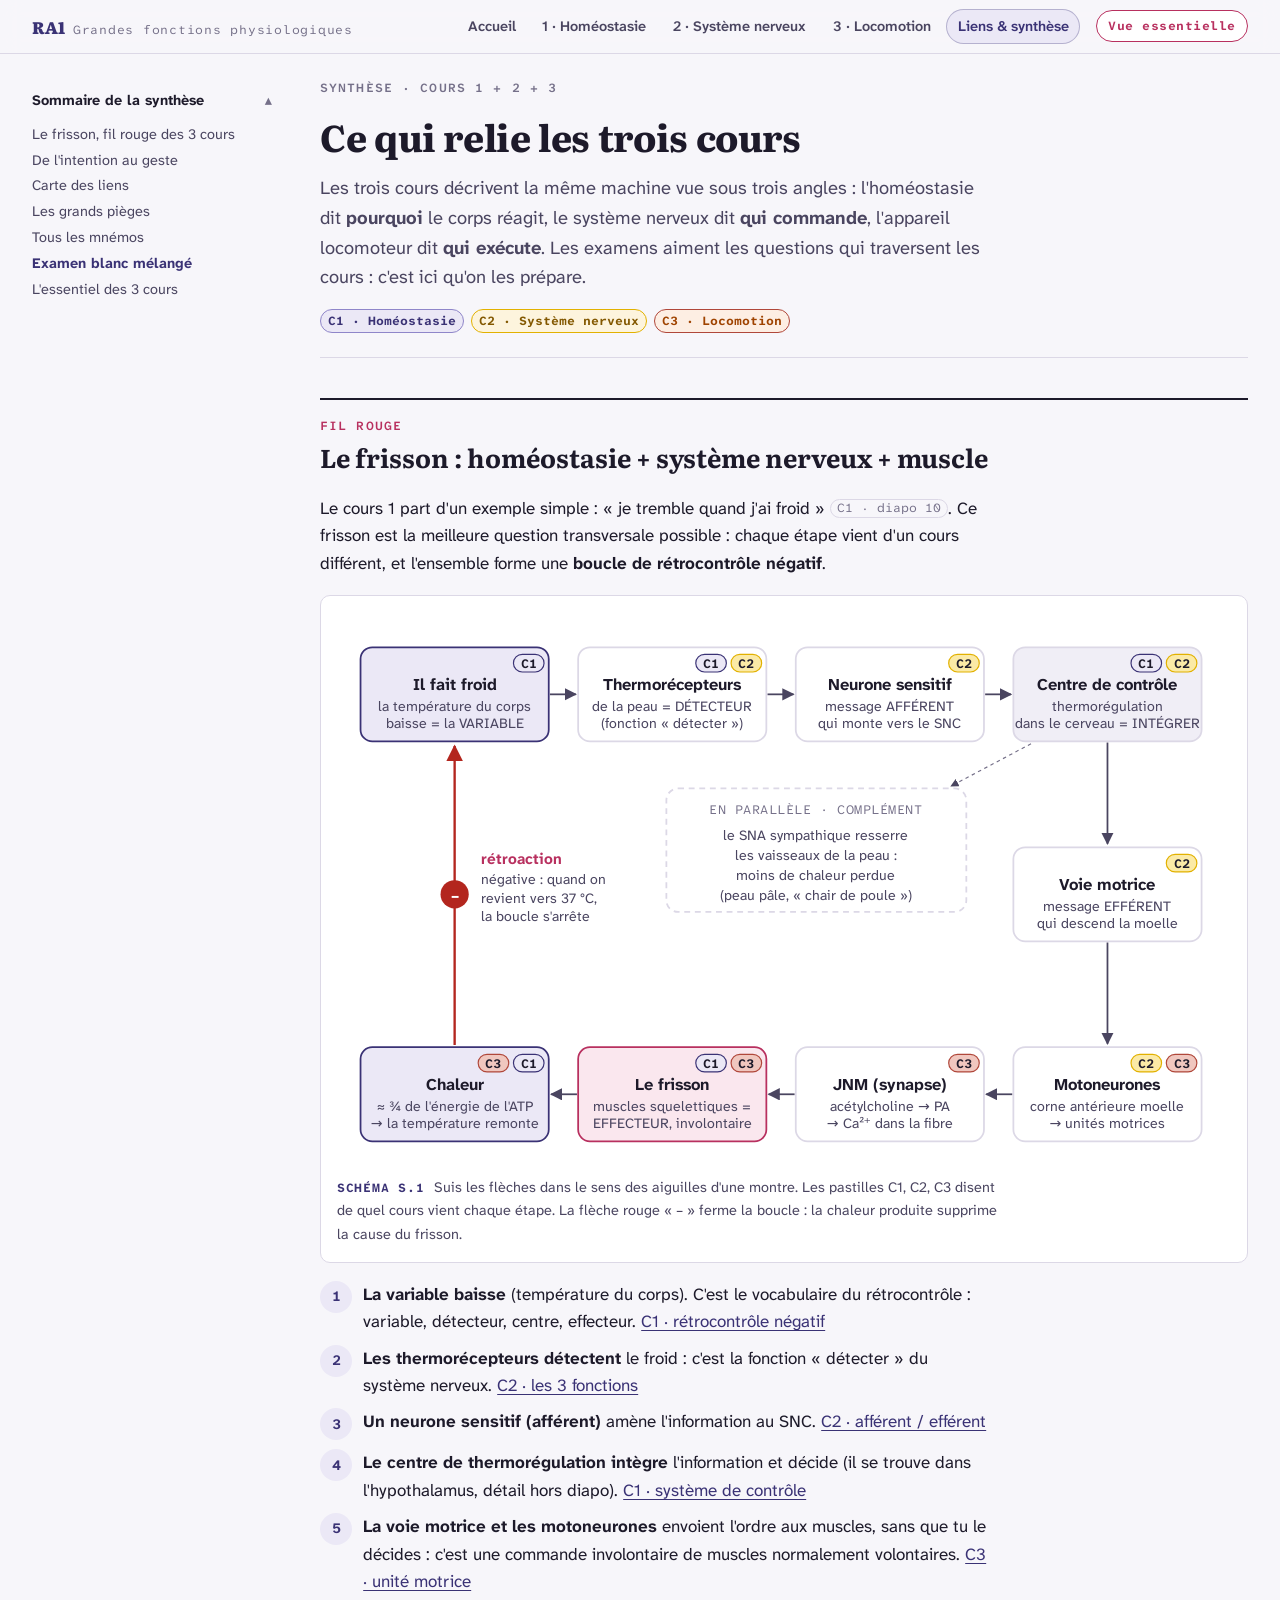
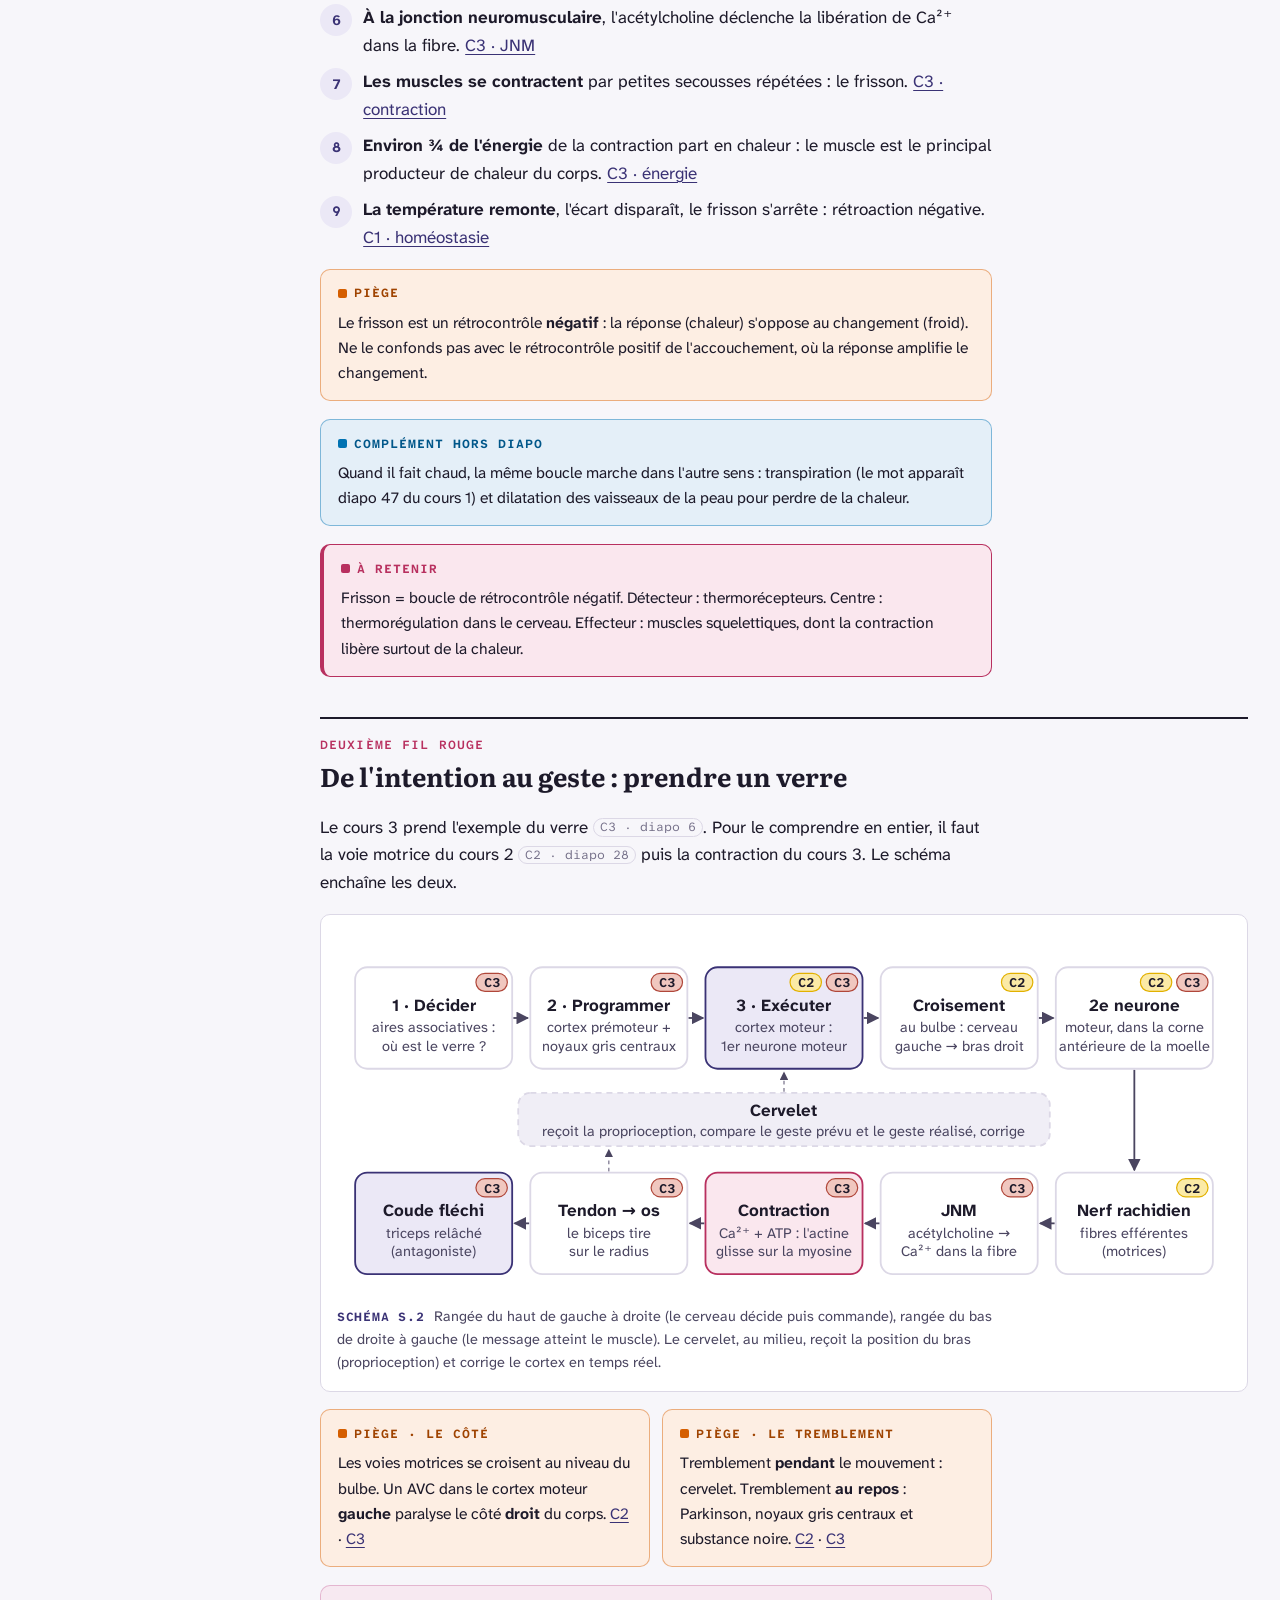
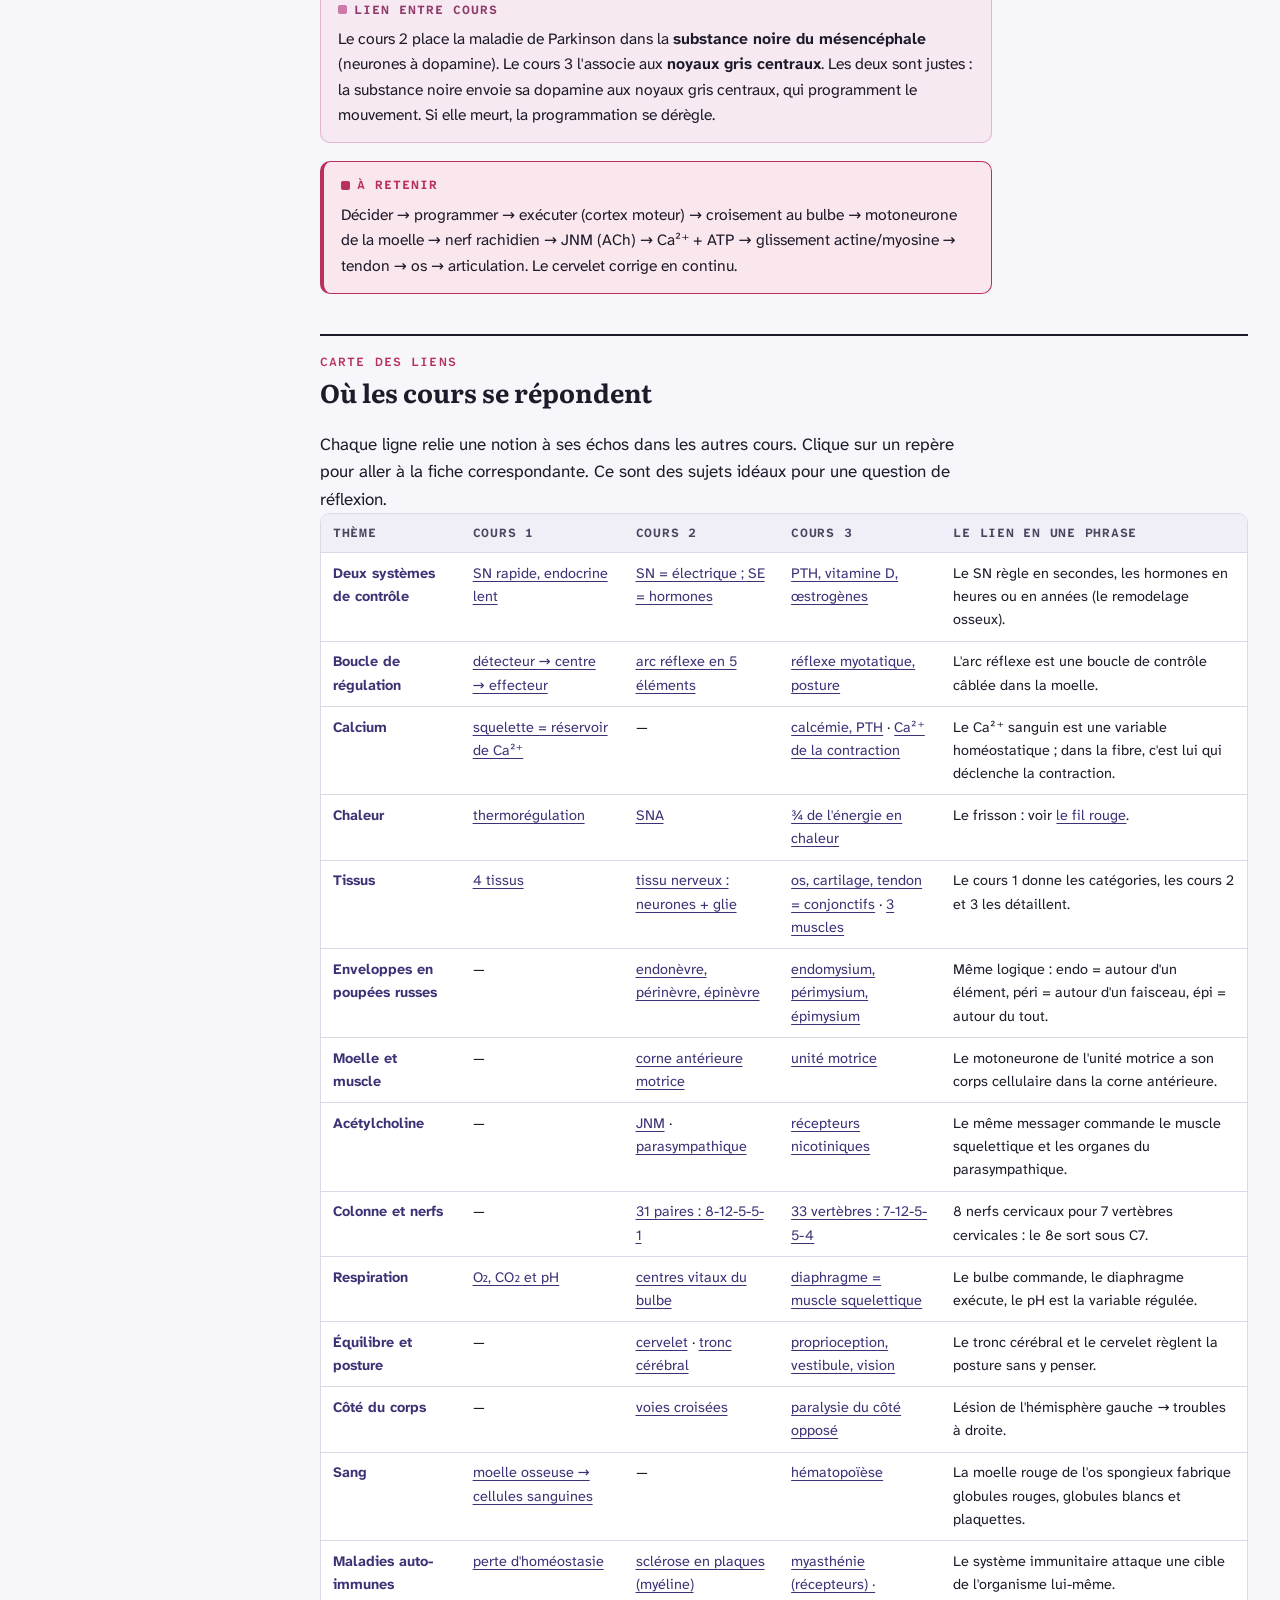
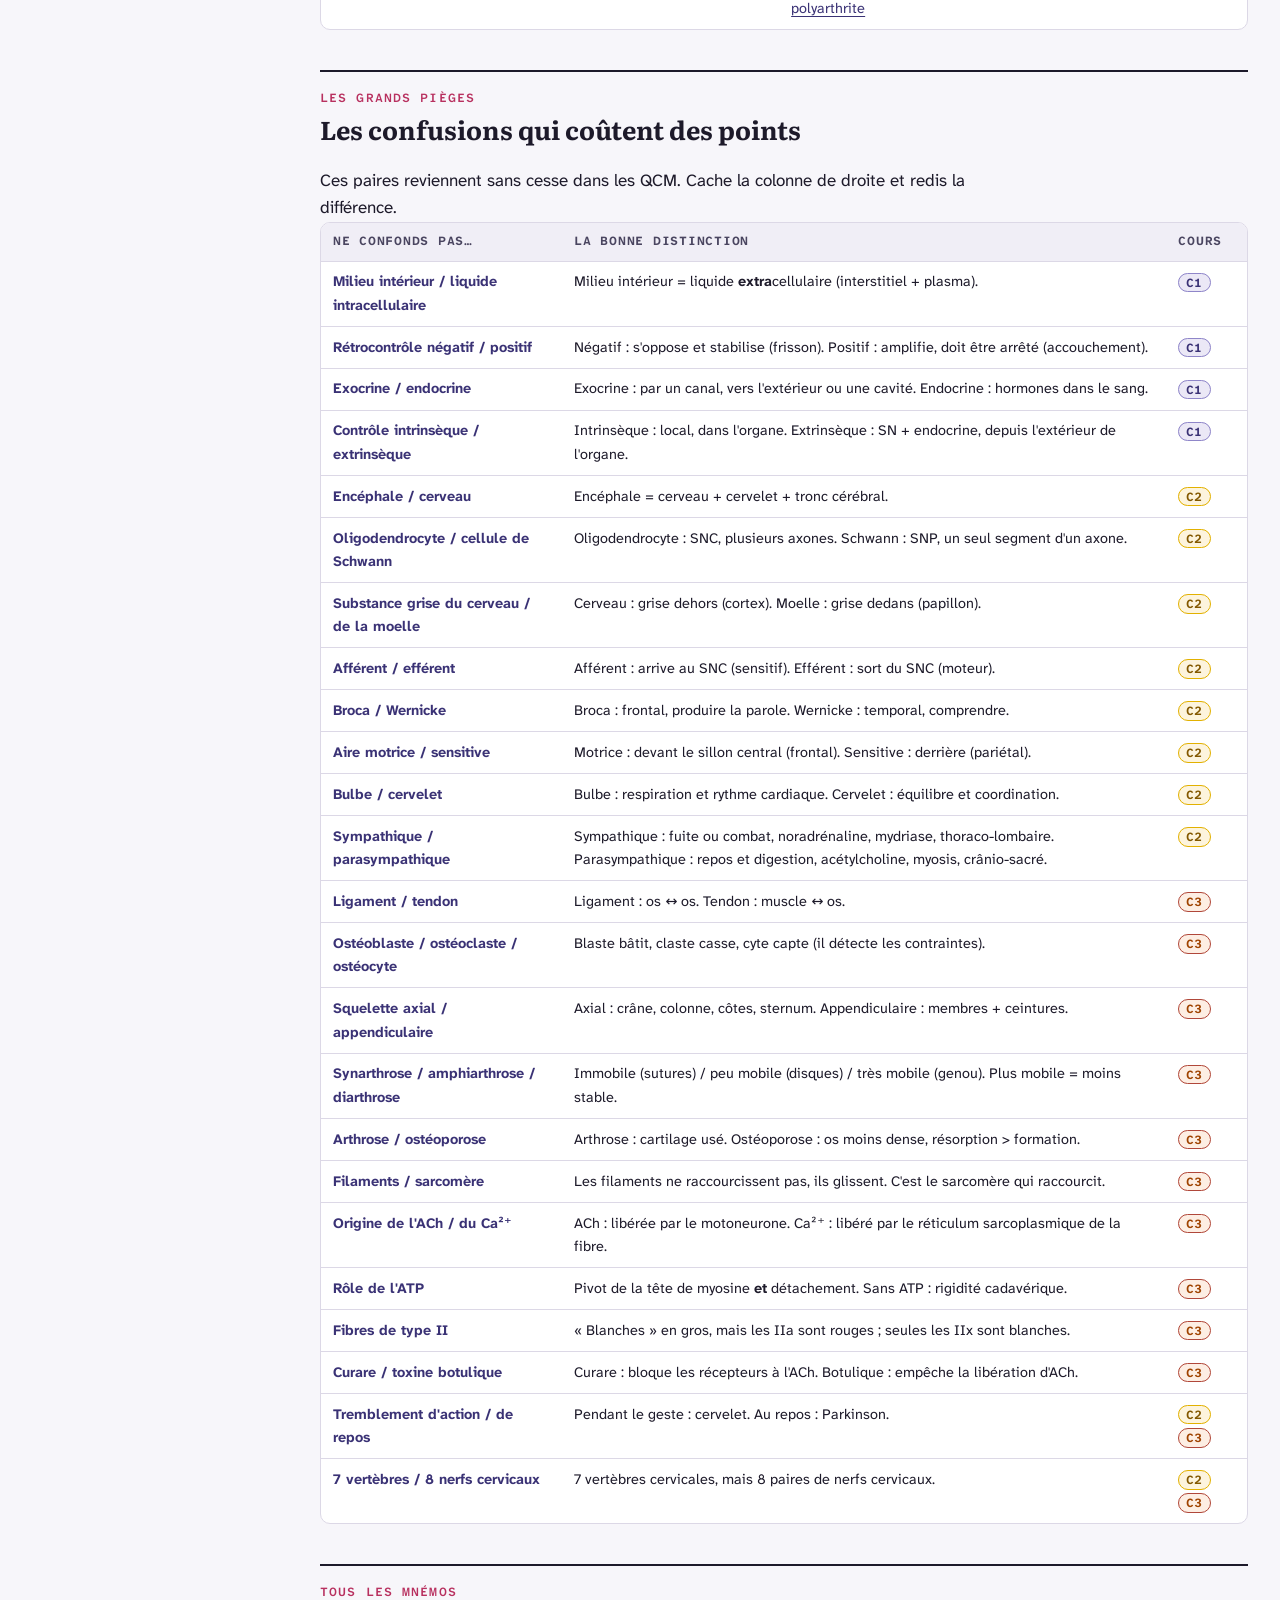
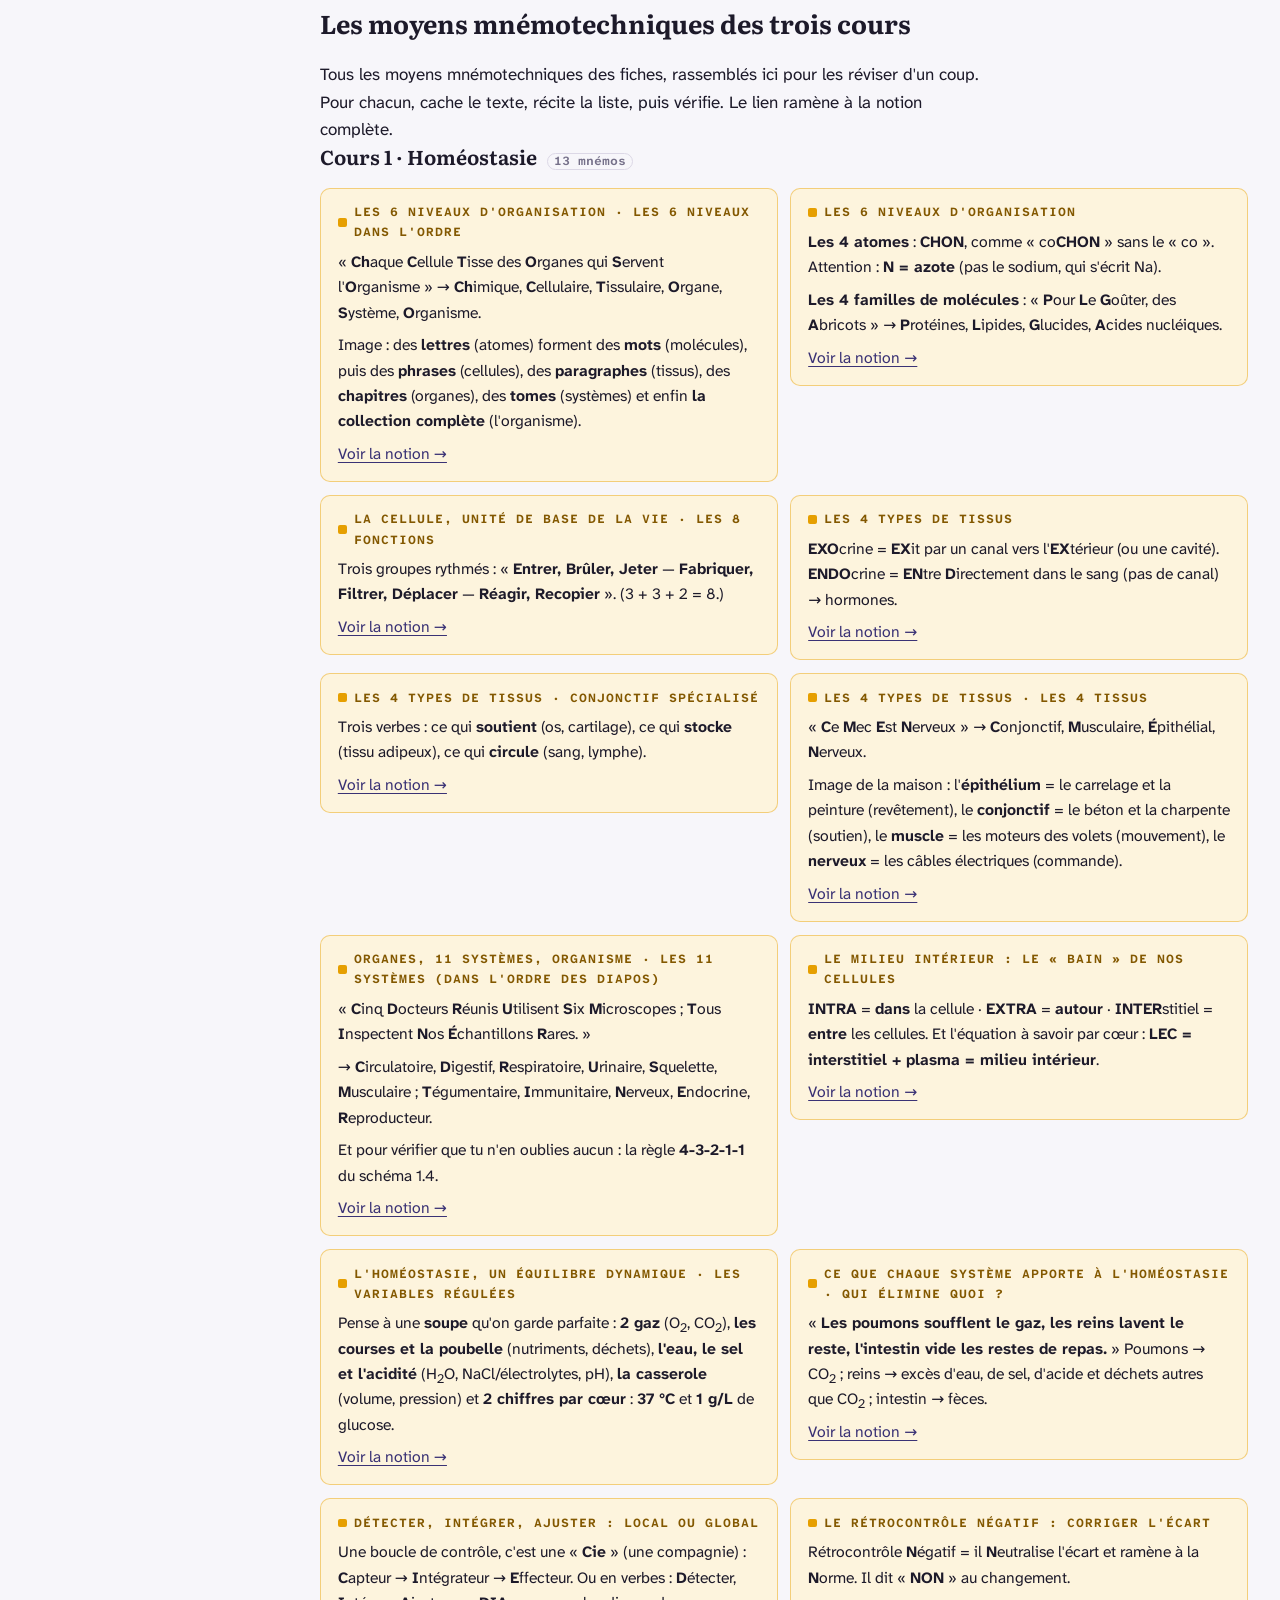
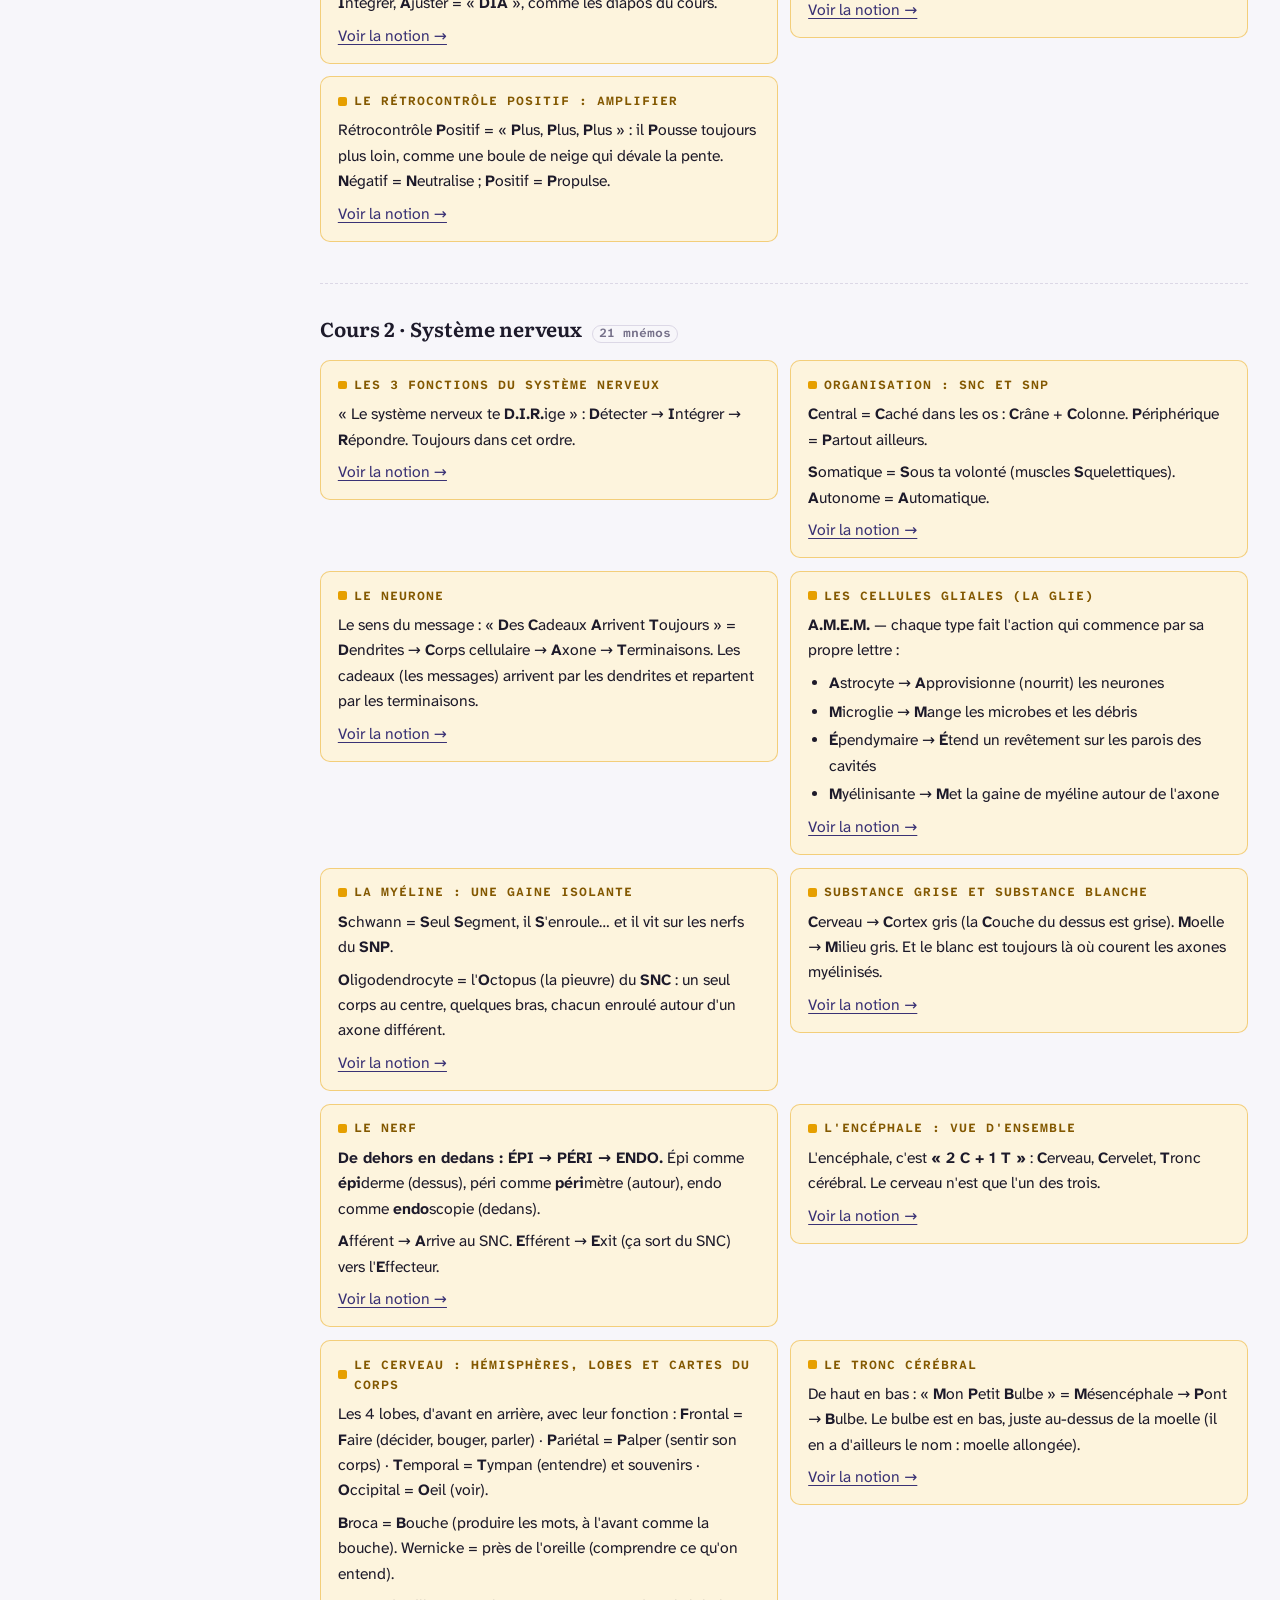
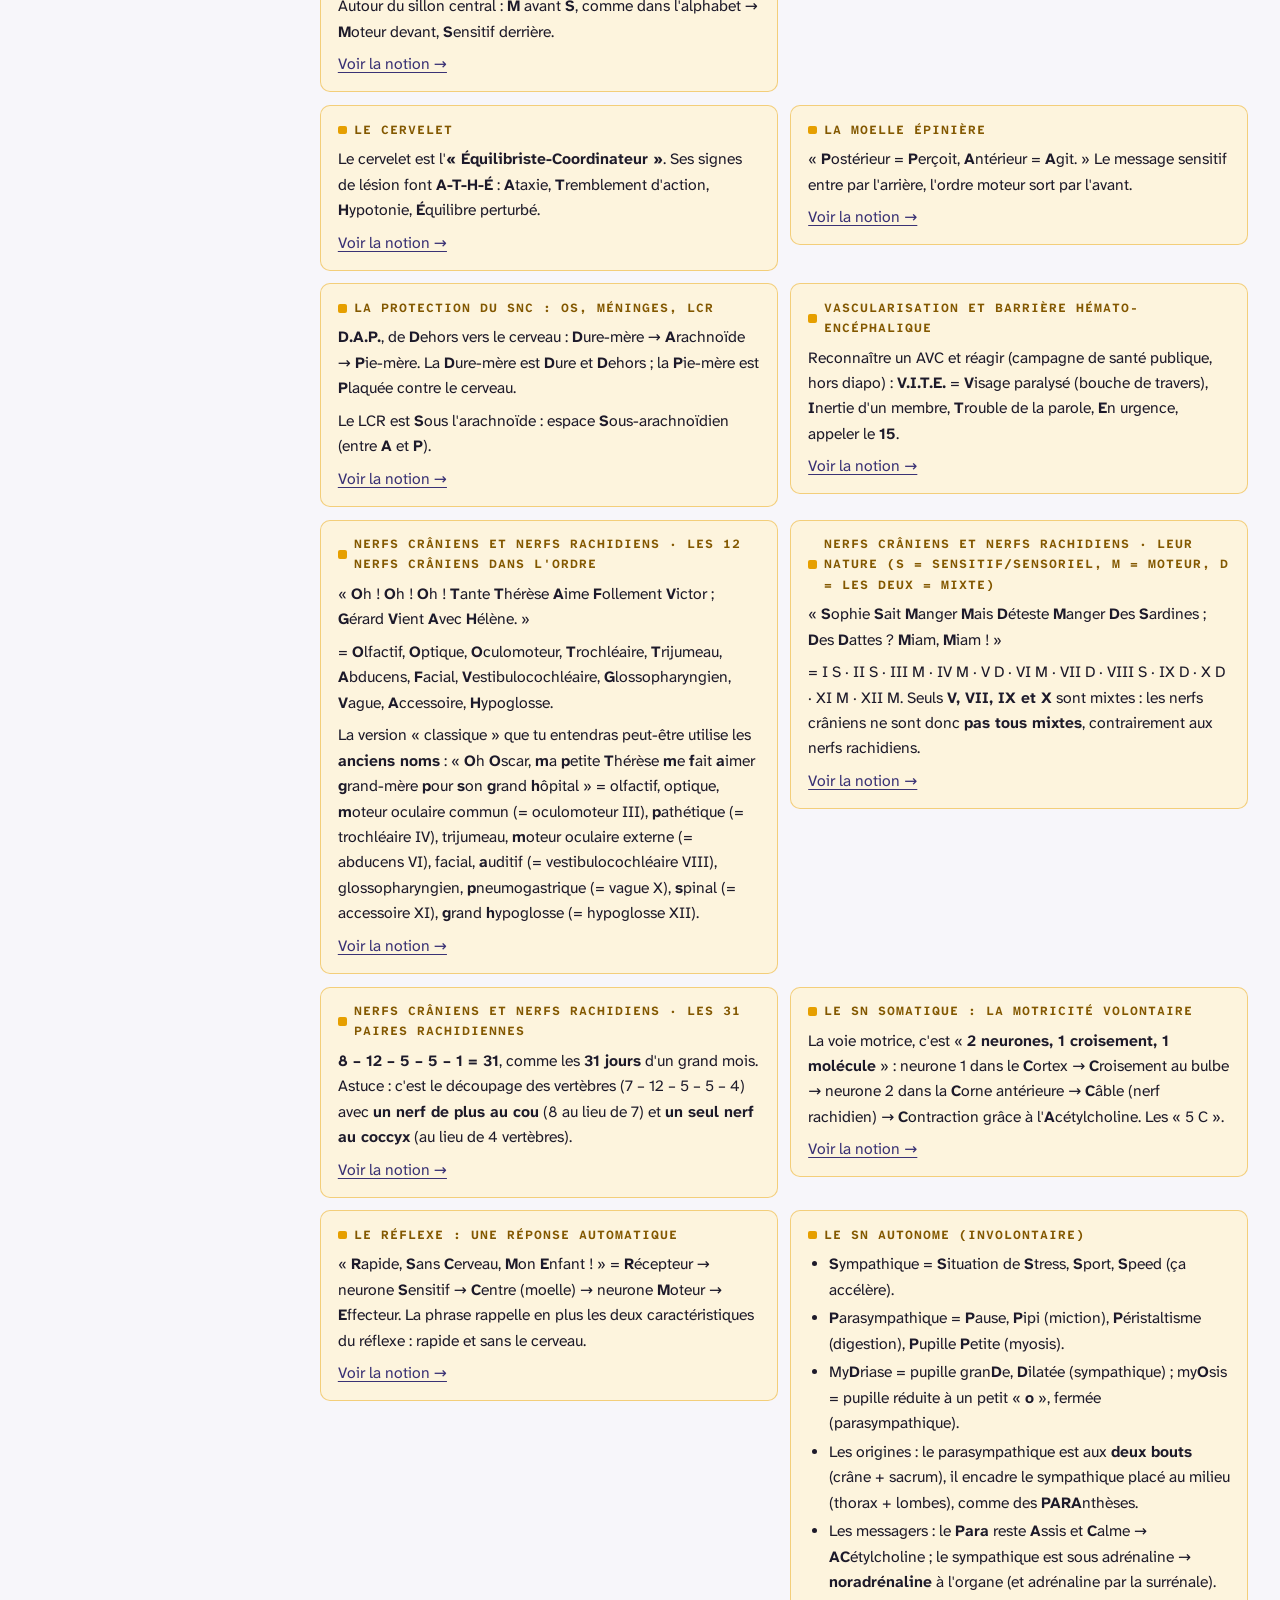
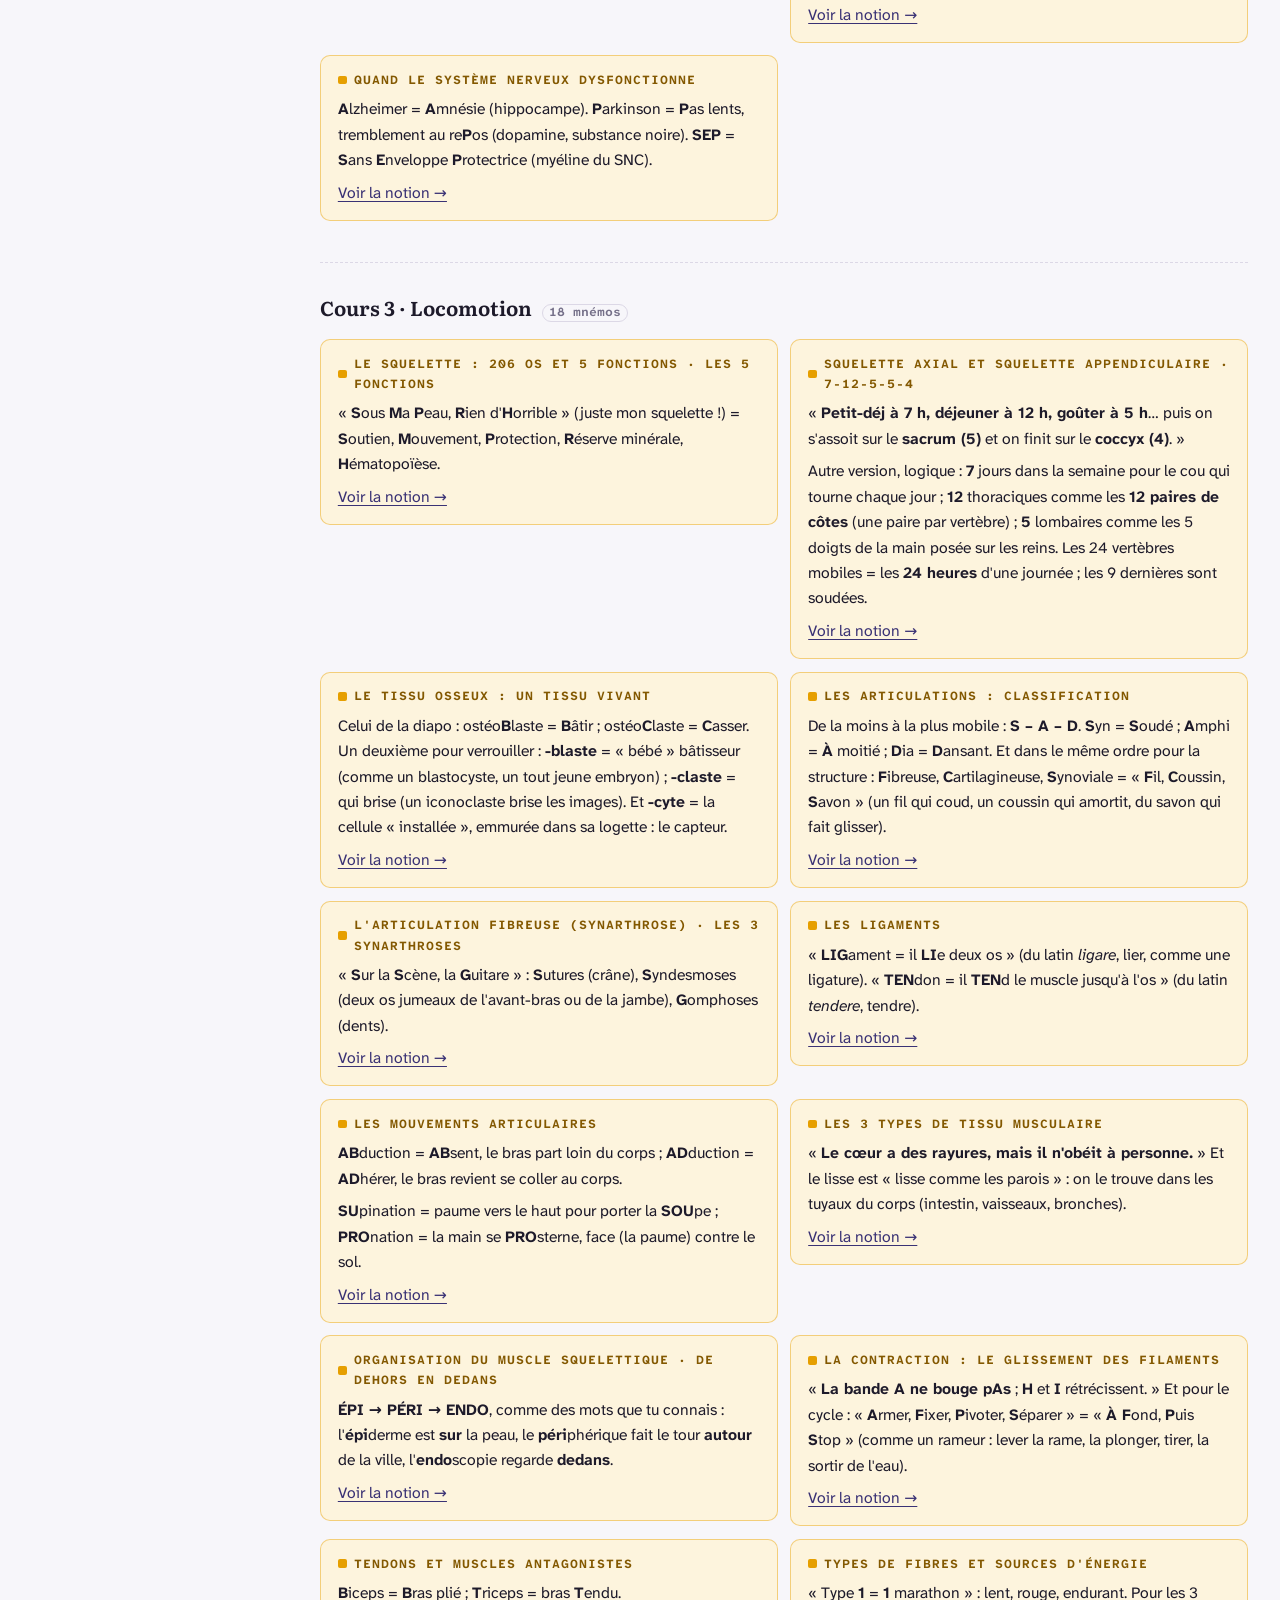
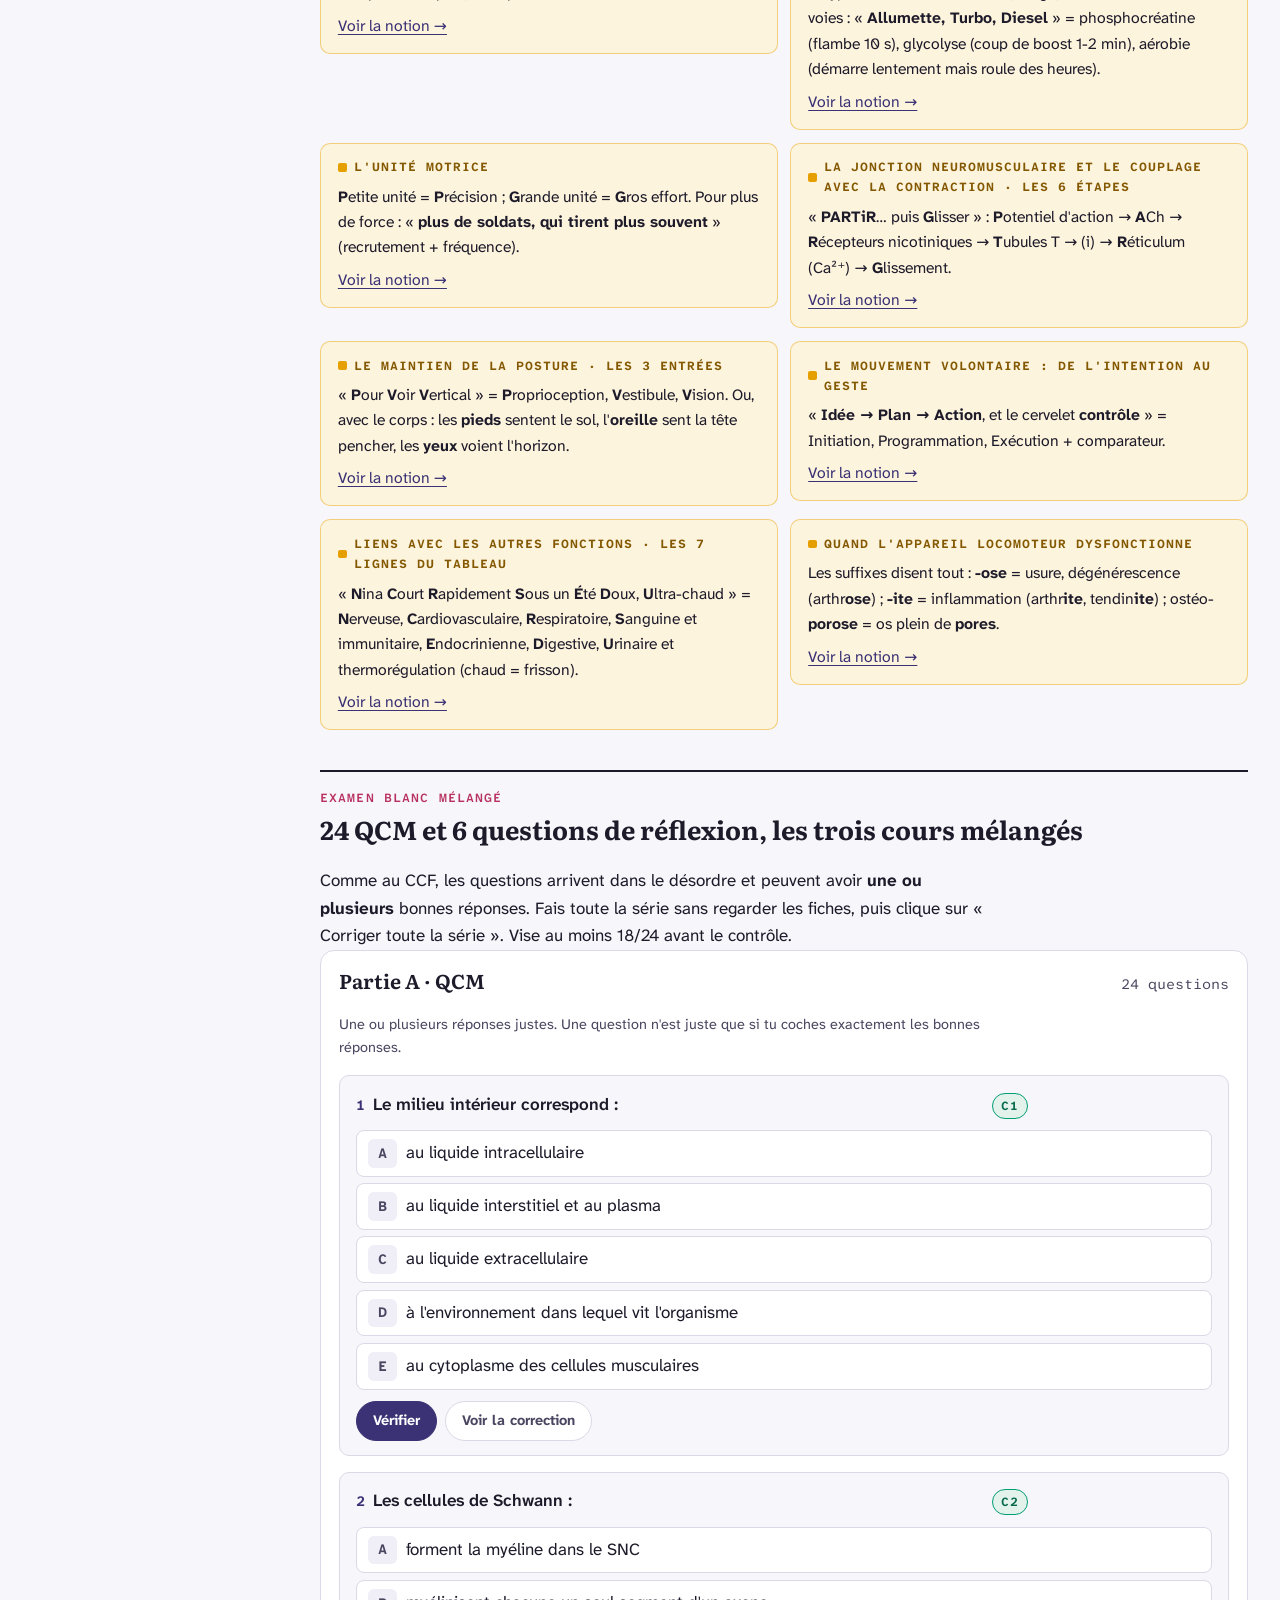
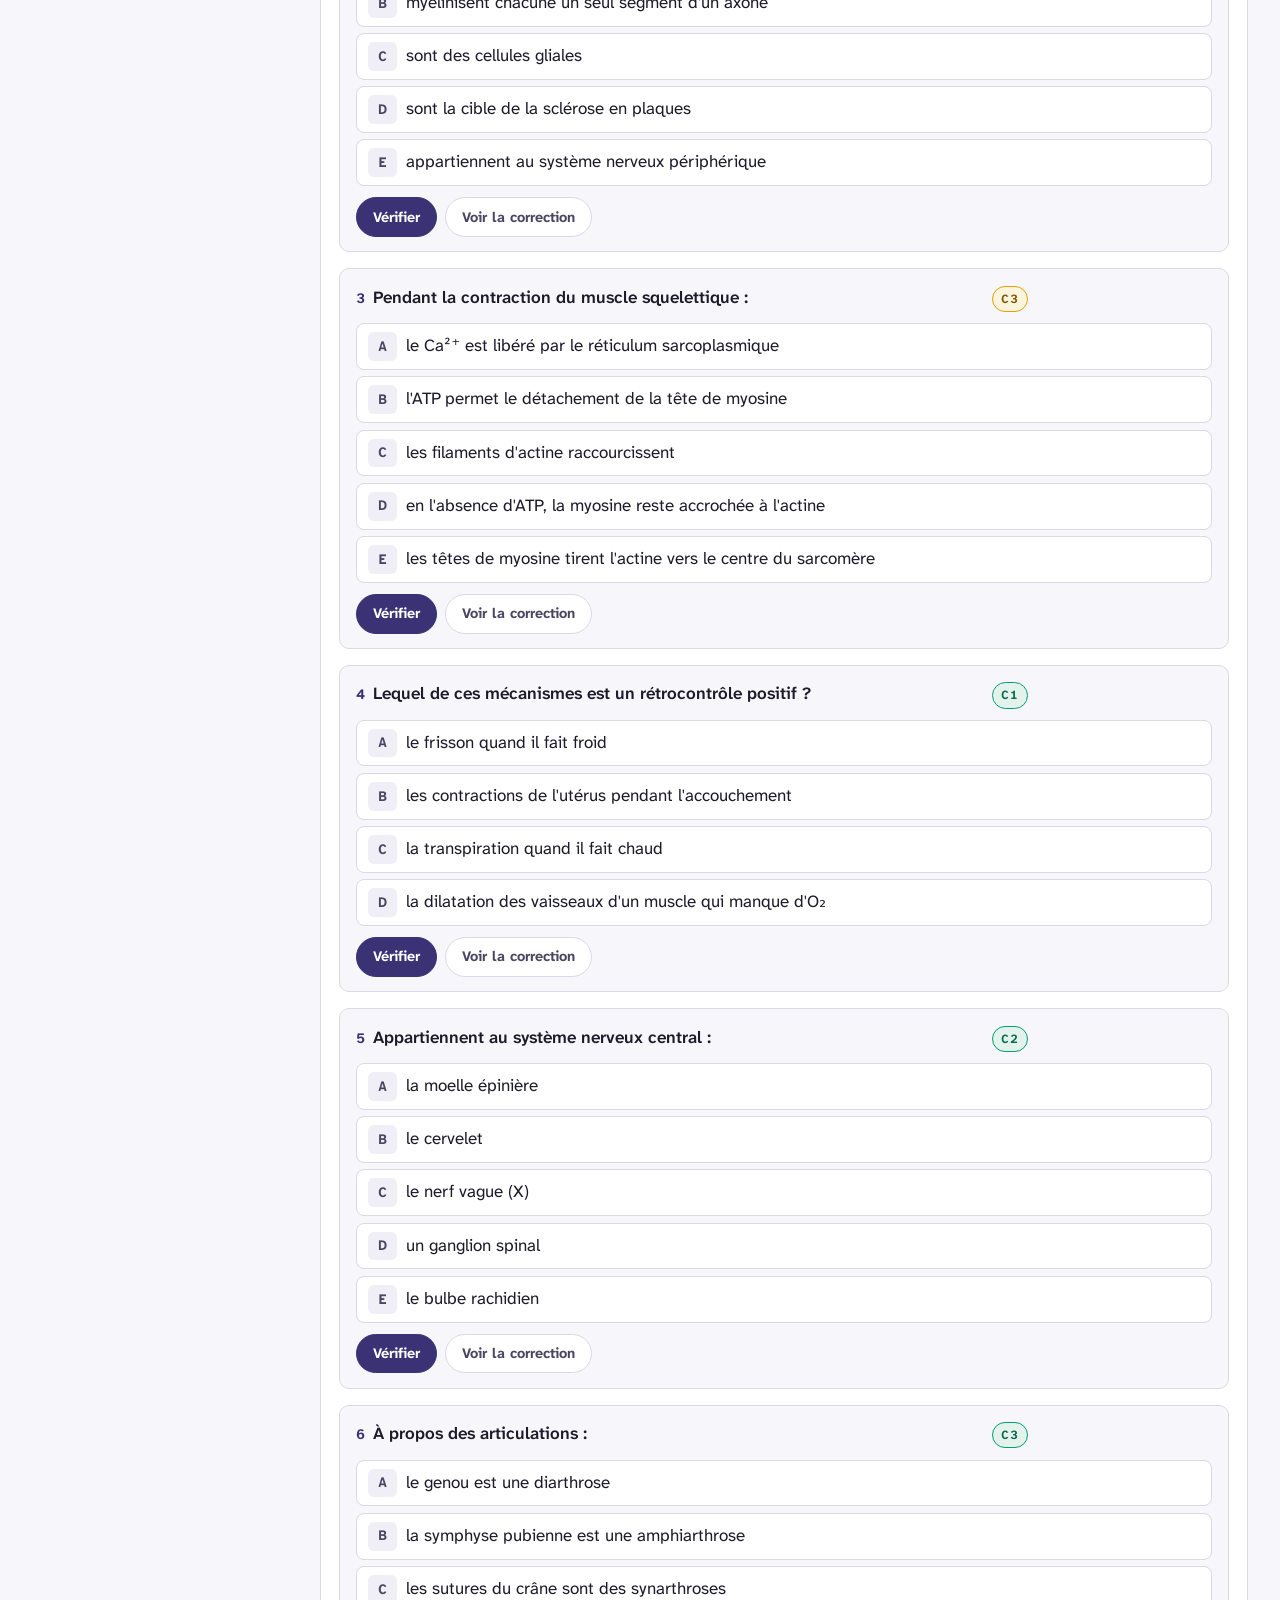
<file: synthese.html>
<!doctype html>
<html lang="fr">
<head>
<meta charset="utf-8">
<meta name="viewport" content="width=device-width, initial-scale=1, viewport-fit=cover">
<title>Synthèse RA1 · Liens entre les cours</title>
<link rel="preconnect" href="https://fonts.googleapis.com">
<link rel="preconnect" href="https://fonts.gstatic.com" crossorigin>
<link rel="stylesheet" href="https://fonts.googleapis.com/css2?family=Atkinson+Hyperlegible+Mono:wght@400;600;700&family=Atkinson+Hyperlegible+Next:ital,wght@0,400;0,600;0,700;1,400&family=Literata:ital,opsz,wght@0,7..72,400..800;1,7..72,400..600&display=swap">
<link rel="stylesheet" href="style.css">
<style>
  .tagc { font-family: var(--f-mono); font-size: var(--fs-xs); font-weight: 700; padding: .05rem .45rem; border-radius: 999px; border: 1px solid var(--rule); white-space: nowrap; }
  .tagc.c1 { color: var(--hema); background: var(--hema-soft); border-color: var(--def-bd); }
  .tagc.c2 { color: var(--mn-ink); background: var(--mn-bg); border-color: var(--a-nerf); }
  .tagc.c3 { color: var(--pg-ink); background: var(--pg-bg); border-color: var(--a-muscle); }
  .sv-c1 { fill: var(--hema-soft); stroke: var(--hema); stroke-width: 1; }
  .sv-c2 { fill: var(--a-nerf-l); stroke: var(--a-nerf); stroke-width: 1; }
  .sv-c3 { fill: var(--a-muscle-l); stroke: var(--a-muscle); stroke-width: 1; }
  .sv-tc { font-family: var(--f-mono); font-size: 11px; font-weight: 700; fill: var(--ink); }
  .mnemo-grid { display: grid; gap: .8rem; grid-template-columns: repeat(auto-fill, minmax(min(100%, 21rem), 1fr)); align-items: start; }
  .mnemo-grid > .note { max-width: none; }
</style>
</head>
<body>

<header class="topbar">
  <div class="topbar__in">
    <a class="brand" href="index.html"><span class="brand__mark">RA1</span><span class="brand__sub">Grandes fonctions physiologiques</span></a>
    <nav class="nav" aria-label="Pages">
      <a href="index.html">Accueil</a>
      <a href="cours1.html">1 · Homéostasie</a>
      <a href="cours2.html">2 · Système nerveux</a>
      <a href="cours3.html">3 · Locomotion</a>
      <a href="synthese.html" aria-current="page">Liens &amp; synthèse</a>
    </nav>
  </div>
</header>

<div class="page">

  <aside class="toc">
    <details>
      <summary>Sommaire de la synthèse</summary>
      <ol>
        <li><a href="#frisson">Le frisson, fil rouge des 3 cours</a></li>
        <li><a href="#geste">De l'intention au geste</a></li>
        <li><a href="#carte-liens">Carte des liens</a></li>
        <li><a href="#pieges">Les grands pièges</a></li>
        <li><a href="#mnemos">Tous les mnémos</a></li>
        <li><a href="#examen-blanc">Examen blanc mélangé</a></li>
        <li><a href="#essentiel">L'essentiel des 3 cours</a></li>
      </ol>
    </details>
  </aside>

  <main class="doc">

    <section class="cours-head">
      <p class="eyebrow">Synthèse · cours 1 + 2 + 3</p>
      <h1>Ce qui relie les trois cours</h1>
      <p class="lead">Les trois cours décrivent la même machine vue sous trois angles : l'homéostasie dit <b>pourquoi</b> le corps réagit, le système nerveux dit <b>qui commande</b>, l'appareil locomoteur dit <b>qui exécute</b>. Les examens aiment les questions qui traversent les cours : c'est ici qu'on les prépare.</p>
      <div class="legende" aria-label="Repères de cours">
        <span class="tagc c1">C1 · Homéostasie</span>
        <span class="tagc c2">C2 · Système nerveux</span>
        <span class="tagc c3">C3 · Locomotion</span>
      </div>
    </section>

    <!-- ===================== LE FRISSON ===================== -->
    <section class="chap" id="frisson">
      <header>
        <p class="eyebrow">Fil rouge</p>
        <h2>Le frisson : homéostasie + système nerveux + muscle</h2>
      </header>
      <div class="notion">
        <p>Le cours 1 part d'un exemple simple : « je tremble quand j'ai froid » <span class="src">C1 · diapo 10</span>. Ce frisson est la meilleure question transversale possible : chaque étape vient d'un cours différent, et l'ensemble forme une <b>boucle de rétrocontrôle négatif</b>.</p>

        <figure class="schema">
          <div class="schema__scroll">
            <svg class="w-lg" viewBox="0 0 760 470" role="img" aria-labelledby="sy-s1-t">
              <title id="sy-s1-t">La boucle du frisson, étape par étape, avec le cours d'origine de chaque étape</title>
              <defs>
                <marker id="sy-s1-fl" viewBox="0 0 10 10" refX="9" refY="5" markerWidth="7" markerHeight="7" orient="auto-start-reverse"><path d="M0 0 L10 5 L0 10 z" class="sv-arrow"/></marker>
                <marker id="sy-s1-fm" viewBox="0 0 10 10" refX="9" refY="5" markerWidth="7" markerHeight="7" orient="auto-start-reverse"><path d="M0 0 L10 5 L0 10 z" class="f-moins"/></marker>
              </defs>

              <!-- Rangée du haut : détection -->
              <rect x="20" y="30" width="160" height="80" rx="10" class="sv-boxh"/>
              <rect x="150" y="36" width="26" height="15" rx="7.5" class="sv-c1"/><text x="163" y="47.5" text-anchor="middle" class="sv-tc">C1</text>
              <text x="100" y="66" text-anchor="middle" class="sv-tb">Il fait froid</text>
              <text x="100" y="84" text-anchor="middle" class="sv-ts">la température du corps</text>
              <text x="100" y="99" text-anchor="middle" class="sv-ts">baisse = la VARIABLE</text>

              <rect x="205" y="30" width="160" height="80" rx="10" class="sv-box"/>
              <rect x="305" y="36" width="26" height="15" rx="7.5" class="sv-c1"/><text x="318" y="47.5" text-anchor="middle" class="sv-tc">C1</text>
              <rect x="335" y="36" width="26" height="15" rx="7.5" class="sv-c2"/><text x="348" y="47.5" text-anchor="middle" class="sv-tc">C2</text>
              <text x="285" y="66" text-anchor="middle" class="sv-tb">Thermorécepteurs</text>
              <text x="285" y="84" text-anchor="middle" class="sv-ts">de la peau = DÉTECTEUR</text>
              <text x="285" y="99" text-anchor="middle" class="sv-ts">(fonction « détecter »)</text>

              <rect x="390" y="30" width="160" height="80" rx="10" class="sv-box"/>
              <rect x="520" y="36" width="26" height="15" rx="7.5" class="sv-c2"/><text x="533" y="47.5" text-anchor="middle" class="sv-tc">C2</text>
              <text x="470" y="66" text-anchor="middle" class="sv-tb">Neurone sensitif</text>
              <text x="470" y="84" text-anchor="middle" class="sv-ts">message AFFÉRENT</text>
              <text x="470" y="99" text-anchor="middle" class="sv-ts">qui monte vers le SNC</text>

              <rect x="575" y="30" width="160" height="80" rx="10" class="sv-box2"/>
              <rect x="675" y="36" width="26" height="15" rx="7.5" class="sv-c1"/><text x="688" y="47.5" text-anchor="middle" class="sv-tc">C1</text>
              <rect x="705" y="36" width="26" height="15" rx="7.5" class="sv-c2"/><text x="718" y="47.5" text-anchor="middle" class="sv-tc">C2</text>
              <text x="655" y="66" text-anchor="middle" class="sv-tb">Centre de contrôle</text>
              <text x="655" y="84" text-anchor="middle" class="sv-ts">thermorégulation</text>
              <text x="655" y="99" text-anchor="middle" class="sv-ts">dans le cerveau = INTÉGRER</text>

              <line x1="181" y1="70" x2="203" y2="70" class="sv-l" marker-end="url(#sy-s1-fl)"/>
              <line x1="366" y1="70" x2="388" y2="70" class="sv-l" marker-end="url(#sy-s1-fl)"/>
              <line x1="551" y1="70" x2="573" y2="70" class="sv-l" marker-end="url(#sy-s1-fl)"/>

              <!-- Descente -->
              <line x1="655" y1="111" x2="655" y2="197" class="sv-l" marker-end="url(#sy-s1-fl)"/>
              <rect x="575" y="200" width="160" height="80" rx="10" class="sv-box"/>
              <rect x="705" y="206" width="26" height="15" rx="7.5" class="sv-c2"/><text x="718" y="217.5" text-anchor="middle" class="sv-tc">C2</text>
              <text x="655" y="236" text-anchor="middle" class="sv-tb">Voie motrice</text>
              <text x="655" y="254" text-anchor="middle" class="sv-ts">message EFFÉRENT</text>
              <text x="655" y="269" text-anchor="middle" class="sv-ts">qui descend la moelle</text>
              <line x1="655" y1="281" x2="655" y2="367" class="sv-l" marker-end="url(#sy-s1-fl)"/>

              <!-- Branche parallèle (complément) -->
              <line x1="590" y1="112" x2="522" y2="148" class="sv-lt" marker-end="url(#sy-s1-fl)"/>
              <rect x="280" y="150" width="255" height="105" rx="10" class="sv-box dash"/>
              <text x="407" y="172" text-anchor="middle" class="sv-tm">EN PARALLÈLE · COMPLÉMENT</text>
              <text x="407" y="194" text-anchor="middle" class="sv-ts">le SNA sympathique resserre</text>
              <text x="407" y="211" text-anchor="middle" class="sv-ts">les vaisseaux de la peau :</text>
              <text x="407" y="228" text-anchor="middle" class="sv-ts">moins de chaleur perdue</text>
              <text x="407" y="245" text-anchor="middle" class="sv-ts">(peau pâle, « chair de poule »)</text>

              <!-- Rangée du bas : exécution -->
              <rect x="575" y="370" width="160" height="80" rx="10" class="sv-box"/>
              <rect x="675" y="376" width="26" height="15" rx="7.5" class="sv-c2"/><text x="688" y="387.5" text-anchor="middle" class="sv-tc">C2</text>
              <rect x="705" y="376" width="26" height="15" rx="7.5" class="sv-c3"/><text x="718" y="387.5" text-anchor="middle" class="sv-tc">C3</text>
              <text x="655" y="406" text-anchor="middle" class="sv-tb">Motoneurones</text>
              <text x="655" y="424" text-anchor="middle" class="sv-ts">corne antérieure moelle</text>
              <text x="655" y="439" text-anchor="middle" class="sv-ts">→ unités motrices</text>

              <rect x="390" y="370" width="160" height="80" rx="10" class="sv-box"/>
              <rect x="520" y="376" width="26" height="15" rx="7.5" class="sv-c3"/><text x="533" y="387.5" text-anchor="middle" class="sv-tc">C3</text>
              <text x="470" y="406" text-anchor="middle" class="sv-tb">JNM (synapse)</text>
              <text x="470" y="424" text-anchor="middle" class="sv-ts">acétylcholine → PA</text>
              <text x="470" y="439" text-anchor="middle" class="sv-ts">→ Ca²⁺ dans la fibre</text>

              <rect x="205" y="370" width="160" height="80" rx="10" class="sv-boxe"/>
              <rect x="305" y="376" width="26" height="15" rx="7.5" class="sv-c1"/><text x="318" y="387.5" text-anchor="middle" class="sv-tc">C1</text>
              <rect x="335" y="376" width="26" height="15" rx="7.5" class="sv-c3"/><text x="348" y="387.5" text-anchor="middle" class="sv-tc">C3</text>
              <text x="285" y="406" text-anchor="middle" class="sv-tb">Le frisson</text>
              <text x="285" y="424" text-anchor="middle" class="sv-ts">muscles squelettiques =</text>
              <text x="285" y="439" text-anchor="middle" class="sv-ts">EFFECTEUR, involontaire</text>

              <rect x="20" y="370" width="160" height="80" rx="10" class="sv-boxh"/>
              <rect x="120" y="376" width="26" height="15" rx="7.5" class="sv-c3"/><text x="133" y="387.5" text-anchor="middle" class="sv-tc">C3</text>
              <rect x="150" y="376" width="26" height="15" rx="7.5" class="sv-c1"/><text x="163" y="387.5" text-anchor="middle" class="sv-tc">C1</text>
              <text x="100" y="406" text-anchor="middle" class="sv-tb">Chaleur</text>
              <text x="100" y="424" text-anchor="middle" class="sv-ts">≈ ¾ de l'énergie de l'ATP</text>
              <text x="100" y="439" text-anchor="middle" class="sv-ts">→ la température remonte</text>

              <line x1="574" y1="410" x2="552" y2="410" class="sv-l" marker-end="url(#sy-s1-fl)"/>
              <line x1="389" y1="410" x2="367" y2="410" class="sv-l" marker-end="url(#sy-s1-fl)"/>
              <line x1="204" y1="410" x2="182" y2="410" class="sv-l" marker-end="url(#sy-s1-fl)"/>

              <!-- Rétroaction négative -->
              <line x1="100" y1="368" x2="100" y2="114" class="s-moins sw2 f-none" marker-end="url(#sy-s1-fm)"/>
              <circle cx="100" cy="240" r="12" class="f-moins"/>
              <text x="100" y="245.5" text-anchor="middle" class="sv-tb f-surface">–</text>
              <text x="122" y="214" class="sv-te">rétroaction</text>
              <text x="122" y="231" class="sv-ts">négative : quand on</text>
              <text x="122" y="247" class="sv-ts">revient vers 37 °C,</text>
              <text x="122" y="263" class="sv-ts">la boucle s'arrête</text>
            </svg>
          </div>
          <figcaption><b>Schéma S.1</b> Suis les flèches dans le sens des aiguilles d'une montre. Les pastilles C1, C2, C3 disent de quel cours vient chaque étape. La flèche rouge « – » ferme la boucle : la chaleur produite supprime la cause du frisson.</figcaption>
        </figure>

        <ol class="steps">
          <li><span><b>La variable baisse</b> (température du corps). C'est le vocabulaire du rétrocontrôle : variable, détecteur, centre, effecteur. <a href="cours1.html#c1-retro-negatif">C1 · rétrocontrôle négatif</a></span></li>
          <li><span><b>Les thermorécepteurs détectent</b> le froid : c'est la fonction « détecter » du système nerveux. <a href="cours2.html#c2-fonctions">C2 · les 3 fonctions</a></span></li>
          <li><span><b>Un neurone sensitif (afférent)</b> amène l'information au SNC. <a href="cours2.html#c2-nerf">C2 · afférent / efférent</a></span></li>
          <li><span><b>Le centre de thermorégulation intègre</b> l'information et décide (il se trouve dans l'hypothalamus, détail hors diapo). <a href="cours1.html#c1-controle">C1 · système de contrôle</a></span></li>
          <li><span><b>La voie motrice et les motoneurones</b> envoient l'ordre aux muscles, sans que tu le décides : c'est une commande involontaire de muscles normalement volontaires. <a href="cours3.html#c3-unite-motrice">C3 · unité motrice</a></span></li>
          <li><span><b>À la jonction neuromusculaire</b>, l'acétylcholine déclenche la libération de Ca²⁺ dans la fibre. <a href="cours3.html#c3-jnm">C3 · JNM</a></span></li>
          <li><span><b>Les muscles se contractent</b> par petites secousses répétées : le frisson. <a href="cours3.html#c3-contraction">C3 · contraction</a></span></li>
          <li><span><b>Environ ¾ de l'énergie</b> de la contraction part en chaleur : le muscle est le principal producteur de chaleur du corps. <a href="cours3.html#c3-fibres-energie">C3 · énergie</a></span></li>
          <li><span><b>La température remonte</b>, l'écart disparaît, le frisson s'arrête : rétroaction négative. <a href="cours1.html#c1-homeostasie">C1 · homéostasie</a></span></li>
        </ol>

        <div class="note piege">
          <p class="tag">Piège</p>
          <p>Le frisson est un rétrocontrôle <b>négatif</b> : la réponse (chaleur) s'oppose au changement (froid). Ne le confonds pas avec le rétrocontrôle positif de l'accouchement, où la réponse amplifie le changement.</p>
        </div>
        <div class="note plus">
          <p class="tag">Complément hors diapo</p>
          <p>Quand il fait chaud, la même boucle marche dans l'autre sens : transpiration (le mot apparaît diapo 47 du cours 1) et dilatation des vaisseaux de la peau pour perdre de la chaleur.</p>
        </div>
        <div class="note retenir">
          <p class="tag">À retenir</p>
          <p>Frisson = boucle de rétrocontrôle négatif. Détecteur : thermorécepteurs. Centre : thermorégulation dans le cerveau. Effecteur : muscles squelettiques, dont la contraction libère surtout de la chaleur.</p>
        </div>
      </div>
    </section>

    <!-- ===================== DE L'INTENTION AU GESTE ===================== -->
    <section class="chap" id="geste">
      <header>
        <p class="eyebrow">Deuxième fil rouge</p>
        <h2>De l'intention au geste : prendre un verre</h2>
      </header>
      <div class="notion">
        <p>Le cours 3 prend l'exemple du verre <span class="src">C3 · diapo 6</span>. Pour le comprendre en entier, il faut la voie motrice du cours 2 <span class="src">C2 · diapo 28</span> puis la contraction du cours 3. Le schéma enchaîne les deux.</p>

        <figure class="schema">
          <div class="schema__scroll">
            <svg class="w-lg" viewBox="0 0 740 300" role="img" aria-labelledby="sy-s2-t">
              <title id="sy-s2-t">De la décision de prendre un verre jusqu'à la flexion du coude</title>
              <defs>
                <marker id="sy-s2-fl" viewBox="0 0 10 10" refX="9" refY="5" markerWidth="7" markerHeight="7" orient="auto-start-reverse"><path d="M0 0 L10 5 L0 10 z" class="sv-arrow"/></marker>
              </defs>

              <!-- Rangée 1 : cerveau et moelle -->
              <rect x="15" y="30" width="130" height="84" rx="10" class="sv-box"/>
              <rect x="115" y="35" width="26" height="15" rx="7.5" class="sv-c3"/><text x="128" y="46.5" text-anchor="middle" class="sv-tc">C3</text>
              <text x="80" y="66" text-anchor="middle" class="sv-tb">1 · Décider</text>
              <text x="80" y="84" text-anchor="middle" class="sv-ts">aires associatives :</text>
              <text x="80" y="99" text-anchor="middle" class="sv-ts">où est le verre ?</text>

              <rect x="160" y="30" width="130" height="84" rx="10" class="sv-box"/>
              <rect x="260" y="35" width="26" height="15" rx="7.5" class="sv-c3"/><text x="273" y="46.5" text-anchor="middle" class="sv-tc">C3</text>
              <text x="225" y="66" text-anchor="middle" class="sv-tb">2 · Programmer</text>
              <text x="225" y="84" text-anchor="middle" class="sv-ts">cortex prémoteur +</text>
              <text x="225" y="99" text-anchor="middle" class="sv-ts">noyaux gris centraux</text>

              <rect x="305" y="30" width="130" height="84" rx="10" class="sv-boxh"/>
              <rect x="375" y="35" width="26" height="15" rx="7.5" class="sv-c2"/><text x="388" y="46.5" text-anchor="middle" class="sv-tc">C2</text>
              <rect x="405" y="35" width="26" height="15" rx="7.5" class="sv-c3"/><text x="418" y="46.5" text-anchor="middle" class="sv-tc">C3</text>
              <text x="370" y="66" text-anchor="middle" class="sv-tb">3 · Exécuter</text>
              <text x="370" y="84" text-anchor="middle" class="sv-ts">cortex moteur :</text>
              <text x="370" y="99" text-anchor="middle" class="sv-ts">1er neurone moteur</text>

              <rect x="450" y="30" width="130" height="84" rx="10" class="sv-box"/>
              <rect x="550" y="35" width="26" height="15" rx="7.5" class="sv-c2"/><text x="563" y="46.5" text-anchor="middle" class="sv-tc">C2</text>
              <text x="515" y="66" text-anchor="middle" class="sv-tb">Croisement</text>
              <text x="515" y="84" text-anchor="middle" class="sv-ts">au bulbe : cerveau</text>
              <text x="515" y="99" text-anchor="middle" class="sv-ts">gauche → bras droit</text>

              <rect x="595" y="30" width="130" height="84" rx="10" class="sv-box"/>
              <rect x="665" y="35" width="26" height="15" rx="7.5" class="sv-c2"/><text x="678" y="46.5" text-anchor="middle" class="sv-tc">C2</text>
              <rect x="695" y="35" width="26" height="15" rx="7.5" class="sv-c3"/><text x="708" y="46.5" text-anchor="middle" class="sv-tc">C3</text>
              <text x="660" y="66" text-anchor="middle" class="sv-tb">2e neurone</text>
              <text x="660" y="84" text-anchor="middle" class="sv-ts">moteur, dans la corne</text>
              <text x="660" y="99" text-anchor="middle" class="sv-ts">antérieure de la moelle</text>

              <line x1="146" y1="72" x2="158" y2="72" class="sv-l" marker-end="url(#sy-s2-fl)"/>
              <line x1="291" y1="72" x2="303" y2="72" class="sv-l" marker-end="url(#sy-s2-fl)"/>
              <line x1="436" y1="72" x2="448" y2="72" class="sv-l" marker-end="url(#sy-s2-fl)"/>
              <line x1="581" y1="72" x2="593" y2="72" class="sv-l" marker-end="url(#sy-s2-fl)"/>
              <line x1="660" y1="115" x2="660" y2="198" class="sv-l" marker-end="url(#sy-s2-fl)"/>

              <!-- Cervelet entre les deux rangées -->
              <rect x="150" y="134" width="440" height="44" rx="10" class="sv-box2 dash"/>
              <text x="370" y="153" text-anchor="middle" class="sv-tb">Cervelet</text>
              <text x="370" y="170" text-anchor="middle" class="sv-ts">reçoit la proprioception, compare le geste prévu et le geste réalisé, corrige</text>
              <line x1="370" y1="133" x2="370" y2="117" class="sv-lt" marker-end="url(#sy-s2-fl)"/>
              <line x1="225" y1="199" x2="225" y2="181" class="sv-lt" marker-end="url(#sy-s2-fl)"/>

              <!-- Rangée 2 : nerf et muscle (de droite à gauche) -->
              <rect x="595" y="200" width="130" height="84" rx="10" class="sv-box"/>
              <rect x="695" y="205" width="26" height="15" rx="7.5" class="sv-c2"/><text x="708" y="216.5" text-anchor="middle" class="sv-tc">C2</text>
              <text x="660" y="236" text-anchor="middle" class="sv-tb">Nerf rachidien</text>
              <text x="660" y="254" text-anchor="middle" class="sv-ts">fibres efférentes</text>
              <text x="660" y="269" text-anchor="middle" class="sv-ts">(motrices)</text>

              <rect x="450" y="200" width="130" height="84" rx="10" class="sv-box"/>
              <rect x="550" y="205" width="26" height="15" rx="7.5" class="sv-c3"/><text x="563" y="216.5" text-anchor="middle" class="sv-tc">C3</text>
              <text x="515" y="236" text-anchor="middle" class="sv-tb">JNM</text>
              <text x="515" y="254" text-anchor="middle" class="sv-ts">acétylcholine →</text>
              <text x="515" y="269" text-anchor="middle" class="sv-ts">Ca²⁺ dans la fibre</text>

              <rect x="305" y="200" width="130" height="84" rx="10" class="sv-boxe"/>
              <rect x="405" y="205" width="26" height="15" rx="7.5" class="sv-c3"/><text x="418" y="216.5" text-anchor="middle" class="sv-tc">C3</text>
              <text x="370" y="236" text-anchor="middle" class="sv-tb">Contraction</text>
              <text x="370" y="254" text-anchor="middle" class="sv-ts">Ca²⁺ + ATP : l'actine</text>
              <text x="370" y="269" text-anchor="middle" class="sv-ts">glisse sur la myosine</text>

              <rect x="160" y="200" width="130" height="84" rx="10" class="sv-box"/>
              <rect x="260" y="205" width="26" height="15" rx="7.5" class="sv-c3"/><text x="273" y="216.5" text-anchor="middle" class="sv-tc">C3</text>
              <text x="225" y="236" text-anchor="middle" class="sv-tb">Tendon → os</text>
              <text x="225" y="254" text-anchor="middle" class="sv-ts">le biceps tire</text>
              <text x="225" y="269" text-anchor="middle" class="sv-ts">sur le radius</text>

              <rect x="15" y="200" width="130" height="84" rx="10" class="sv-boxh"/>
              <rect x="115" y="205" width="26" height="15" rx="7.5" class="sv-c3"/><text x="128" y="216.5" text-anchor="middle" class="sv-tc">C3</text>
              <text x="80" y="236" text-anchor="middle" class="sv-tb">Coude fléchi</text>
              <text x="80" y="254" text-anchor="middle" class="sv-ts">triceps relâché</text>
              <text x="80" y="269" text-anchor="middle" class="sv-ts">(antagoniste)</text>

              <line x1="594" y1="242" x2="582" y2="242" class="sv-l" marker-end="url(#sy-s2-fl)"/>
              <line x1="449" y1="242" x2="437" y2="242" class="sv-l" marker-end="url(#sy-s2-fl)"/>
              <line x1="304" y1="242" x2="292" y2="242" class="sv-l" marker-end="url(#sy-s2-fl)"/>
              <line x1="159" y1="242" x2="147" y2="242" class="sv-l" marker-end="url(#sy-s2-fl)"/>
            </svg>
          </div>
          <figcaption><b>Schéma S.2</b> Rangée du haut de gauche à droite (le cerveau décide puis commande), rangée du bas de droite à gauche (le message atteint le muscle). Le cervelet, au milieu, reçoit la position du bras (proprioception) et corrige le cortex en temps réel.</figcaption>
        </figure>

        <div class="duo">
          <div class="note piege">
            <p class="tag">Piège · le côté</p>
            <p>Les voies motrices se croisent au niveau du bulbe. Un AVC dans le cortex moteur <b>gauche</b> paralyse le côté <b>droit</b> du corps. <a href="cours2.html#c2-somatique">C2</a> · <a href="cours3.html#c3-mouvement-volontaire">C3</a></p>
          </div>
          <div class="note piege">
            <p class="tag">Piège · le tremblement</p>
            <p>Tremblement <b>pendant</b> le mouvement : cervelet. Tremblement <b>au repos</b> : Parkinson, noyaux gris centraux et substance noire. <a href="cours2.html#c2-cervelet">C2</a> · <a href="cours3.html#c3-mouvement-volontaire">C3</a></p>
          </div>
        </div>
        <div class="note lien">
          <p class="tag">Lien entre cours</p>
          <p>Le cours 2 place la maladie de Parkinson dans la <b>substance noire du mésencéphale</b> (neurones à dopamine). Le cours 3 l'associe aux <b>noyaux gris centraux</b>. Les deux sont justes : la substance noire envoie sa dopamine aux noyaux gris centraux, qui programment le mouvement. Si elle meurt, la programmation se dérègle.</p>
        </div>
        <div class="note retenir">
          <p class="tag">À retenir</p>
          <p>Décider → programmer → exécuter (cortex moteur) → croisement au bulbe → motoneurone de la moelle → nerf rachidien → JNM (ACh) → Ca²⁺ + ATP → glissement actine/myosine → tendon → os → articulation. Le cervelet corrige en continu.</p>
        </div>
      </div>
    </section>

    <!-- ===================== CARTE DES LIENS ===================== -->
    <section class="chap" id="carte-liens">
      <header>
        <p class="eyebrow">Carte des liens</p>
        <h2>Où les cours se répondent</h2>
      </header>
      <div class="prose">
        <p>Chaque ligne relie une notion à ses échos dans les autres cours. Clique sur un repère pour aller à la fiche correspondante. Ce sont des sujets idéaux pour une question de réflexion.</p>
      </div>
      <div class="table-wrap">
        <table>
          <thead><tr><th>Thème</th><th>Cours 1</th><th>Cours 2</th><th>Cours 3</th><th>Le lien en une phrase</th></tr></thead>
          <tbody>
            <tr>
              <th scope="row">Deux systèmes de contrôle</th>
              <td><a href="cours1.html#c1-systemes-homeostasie">SN rapide, endocrine lent</a></td>
              <td><a href="cours2.html#c2-fonctions">SN = électrique ; SE = hormones</a></td>
              <td><a href="cours3.html#c3-remodelage">PTH, vitamine D, œstrogènes</a></td>
              <td>Le SN règle en secondes, les hormones en heures ou en années (le remodelage osseux).</td>
            </tr>
            <tr>
              <th scope="row">Boucle de régulation</th>
              <td><a href="cours1.html#c1-retro-negatif">détecteur → centre → effecteur</a></td>
              <td><a href="cours2.html#c2-reflexe">arc réflexe en 5 éléments</a></td>
              <td><a href="cours3.html#c3-posture">réflexe myotatique, posture</a></td>
              <td>L'arc réflexe est une boucle de contrôle câblée dans la moelle.</td>
            </tr>
            <tr>
              <th scope="row">Calcium</th>
              <td><a href="cours1.html#c1-systemes-homeostasie">squelette = réservoir de Ca²⁺</a></td>
              <td>—</td>
              <td><a href="cours3.html#c3-remodelage">calcémie, PTH</a> · <a href="cours3.html#c3-contraction">Ca²⁺ de la contraction</a></td>
              <td>Le Ca²⁺ sanguin est une variable homéostatique ; dans la fibre, c'est lui qui déclenche la contraction.</td>
            </tr>
            <tr>
              <th scope="row">Chaleur</th>
              <td><a href="cours1.html#c1-retro-negatif">thermorégulation</a></td>
              <td><a href="cours2.html#c2-autonome">SNA</a></td>
              <td><a href="cours3.html#c3-fibres-energie">¾ de l'énergie en chaleur</a></td>
              <td>Le frisson : voir <a href="#frisson">le fil rouge</a>.</td>
            </tr>
            <tr>
              <th scope="row">Tissus</th>
              <td><a href="cours1.html#c1-tissus">4 tissus</a></td>
              <td><a href="cours2.html#c2-neurone">tissu nerveux : neurones + glie</a></td>
              <td><a href="cours3.html#c3-tissu-osseux">os, cartilage, tendon = conjonctifs</a> · <a href="cours3.html#c3-muscles-types">3 muscles</a></td>
              <td>Le cours 1 donne les catégories, les cours 2 et 3 les détaillent.</td>
            </tr>
            <tr>
              <th scope="row">Enveloppes en poupées russes</th>
              <td>—</td>
              <td><a href="cours2.html#c2-nerf">endonèvre, périnèvre, épinèvre</a></td>
              <td><a href="cours3.html#c3-muscle-organisation">endomysium, périmysium, épimysium</a></td>
              <td>Même logique : endo = autour d'un élément, péri = autour d'un faisceau, épi = autour du tout.</td>
            </tr>
            <tr>
              <th scope="row">Moelle et muscle</th>
              <td>—</td>
              <td><a href="cours2.html#c2-moelle">corne antérieure motrice</a></td>
              <td><a href="cours3.html#c3-unite-motrice">unité motrice</a></td>
              <td>Le motoneurone de l'unité motrice a son corps cellulaire dans la corne antérieure.</td>
            </tr>
            <tr>
              <th scope="row">Acétylcholine</th>
              <td>—</td>
              <td><a href="cours2.html#c2-somatique">JNM</a> · <a href="cours2.html#c2-autonome">parasympathique</a></td>
              <td><a href="cours3.html#c3-jnm">récepteurs nicotiniques</a></td>
              <td>Le même messager commande le muscle squelettique et les organes du parasympathique.</td>
            </tr>
            <tr>
              <th scope="row">Colonne et nerfs</th>
              <td>—</td>
              <td><a href="cours2.html#c2-nerfs-craniens-rachidiens">31 paires : 8-12-5-5-1</a></td>
              <td><a href="cours3.html#c3-axial-appendiculaire">33 vertèbres : 7-12-5-5-4</a></td>
              <td>8 nerfs cervicaux pour 7 vertèbres cervicales : le 8e sort sous C7.</td>
            </tr>
            <tr>
              <th scope="row">Respiration</th>
              <td><a href="cours1.html#c1-systemes-homeostasie">O₂, CO₂ et pH</a></td>
              <td><a href="cours2.html#c2-tronc">centres vitaux du bulbe</a></td>
              <td><a href="cours3.html#c3-liens-fonctions">diaphragme = muscle squelettique</a></td>
              <td>Le bulbe commande, le diaphragme exécute, le pH est la variable régulée.</td>
            </tr>
            <tr>
              <th scope="row">Équilibre et posture</th>
              <td>—</td>
              <td><a href="cours2.html#c2-cervelet">cervelet</a> · <a href="cours2.html#c2-tronc">tronc cérébral</a></td>
              <td><a href="cours3.html#c3-posture">proprioception, vestibule, vision</a></td>
              <td>Le tronc cérébral et le cervelet règlent la posture sans y penser.</td>
            </tr>
            <tr>
              <th scope="row">Côté du corps</th>
              <td>—</td>
              <td><a href="cours2.html#c2-lobes">voies croisées</a></td>
              <td><a href="cours3.html#c3-mouvement-volontaire">paralysie du côté opposé</a></td>
              <td>Lésion de l'hémisphère gauche → troubles à droite.</td>
            </tr>
            <tr>
              <th scope="row">Sang</th>
              <td><a href="cours1.html#c1-systemes-homeostasie">moelle osseuse → cellules sanguines</a></td>
              <td>—</td>
              <td><a href="cours3.html#c3-squelette">hématopoïèse</a></td>
              <td>La moelle rouge de l'os spongieux fabrique globules rouges, globules blancs et plaquettes.</td>
            </tr>
            <tr>
              <th scope="row">Maladies auto-immunes</th>
              <td><a href="cours1.html#c1-maladie">perte d'homéostasie</a></td>
              <td><a href="cours2.html#c2-pathologies">sclérose en plaques (myéline)</a></td>
              <td><a href="cours3.html#c3-pathologies">myasthénie (récepteurs) · polyarthrite</a></td>
              <td>Le système immunitaire attaque une cible de l'organisme lui-même.</td>
            </tr>
          </tbody>
        </table>
      </div>
    </section>

    <!-- ===================== LES GRANDS PIÈGES ===================== -->
    <section class="chap" id="pieges">
      <header>
        <p class="eyebrow">Les grands pièges</p>
        <h2>Les confusions qui coûtent des points</h2>
      </header>
      <div class="prose">
        <p>Ces paires reviennent sans cesse dans les QCM. Cache la colonne de droite et redis la différence.</p>
      </div>
      <div class="table-wrap">
        <table>
          <thead><tr><th>Ne confonds pas…</th><th>La bonne distinction</th><th>Cours</th></tr></thead>
          <tbody>
            <tr><th scope="row">Milieu intérieur / liquide intracellulaire</th><td>Milieu intérieur = liquide <b>extra</b>cellulaire (interstitiel + plasma).</td><td><span class="tagc c1">C1</span></td></tr>
            <tr><th scope="row">Rétrocontrôle négatif / positif</th><td>Négatif : s'oppose et stabilise (frisson). Positif : amplifie, doit être arrêté (accouchement).</td><td><span class="tagc c1">C1</span></td></tr>
            <tr><th scope="row">Exocrine / endocrine</th><td>Exocrine : par un canal, vers l'extérieur ou une cavité. Endocrine : hormones dans le sang.</td><td><span class="tagc c1">C1</span></td></tr>
            <tr><th scope="row">Contrôle intrinsèque / extrinsèque</th><td>Intrinsèque : local, dans l'organe. Extrinsèque : SN + endocrine, depuis l'extérieur de l'organe.</td><td><span class="tagc c1">C1</span></td></tr>
            <tr><th scope="row">Encéphale / cerveau</th><td>Encéphale = cerveau + cervelet + tronc cérébral.</td><td><span class="tagc c2">C2</span></td></tr>
            <tr><th scope="row">Oligodendrocyte / cellule de Schwann</th><td>Oligodendrocyte : SNC, plusieurs axones. Schwann : SNP, un seul segment d'un axone.</td><td><span class="tagc c2">C2</span></td></tr>
            <tr><th scope="row">Substance grise du cerveau / de la moelle</th><td>Cerveau : grise dehors (cortex). Moelle : grise dedans (papillon).</td><td><span class="tagc c2">C2</span></td></tr>
            <tr><th scope="row">Afférent / efférent</th><td>Afférent : arrive au SNC (sensitif). Efférent : sort du SNC (moteur).</td><td><span class="tagc c2">C2</span></td></tr>
            <tr><th scope="row">Broca / Wernicke</th><td>Broca : frontal, produire la parole. Wernicke : temporal, comprendre.</td><td><span class="tagc c2">C2</span></td></tr>
            <tr><th scope="row">Aire motrice / sensitive</th><td>Motrice : devant le sillon central (frontal). Sensitive : derrière (pariétal).</td><td><span class="tagc c2">C2</span></td></tr>
            <tr><th scope="row">Bulbe / cervelet</th><td>Bulbe : respiration et rythme cardiaque. Cervelet : équilibre et coordination.</td><td><span class="tagc c2">C2</span></td></tr>
            <tr><th scope="row">Sympathique / parasympathique</th><td>Sympathique : fuite ou combat, noradrénaline, mydriase, thoraco-lombaire. Parasympathique : repos et digestion, acétylcholine, myosis, crânio-sacré.</td><td><span class="tagc c2">C2</span></td></tr>
            <tr><th scope="row">Ligament / tendon</th><td>Ligament : os ↔ os. Tendon : muscle ↔ os.</td><td><span class="tagc c3">C3</span></td></tr>
            <tr><th scope="row">Ostéoblaste / ostéoclaste / ostéocyte</th><td>Blaste bâtit, claste casse, cyte capte (il détecte les contraintes).</td><td><span class="tagc c3">C3</span></td></tr>
            <tr><th scope="row">Squelette axial / appendiculaire</th><td>Axial : crâne, colonne, côtes, sternum. Appendiculaire : membres + ceintures.</td><td><span class="tagc c3">C3</span></td></tr>
            <tr><th scope="row">Synarthrose / amphiarthrose / diarthrose</th><td>Immobile (sutures) / peu mobile (disques) / très mobile (genou). Plus mobile = moins stable.</td><td><span class="tagc c3">C3</span></td></tr>
            <tr><th scope="row">Arthrose / ostéoporose</th><td>Arthrose : cartilage usé. Ostéoporose : os moins dense, résorption &gt; formation.</td><td><span class="tagc c3">C3</span></td></tr>
            <tr><th scope="row">Filaments / sarcomère</th><td>Les filaments ne raccourcissent pas, ils glissent. C'est le sarcomère qui raccourcit.</td><td><span class="tagc c3">C3</span></td></tr>
            <tr><th scope="row">Origine de l'ACh / du Ca²⁺</th><td>ACh : libérée par le motoneurone. Ca²⁺ : libéré par le réticulum sarcoplasmique de la fibre.</td><td><span class="tagc c3">C3</span></td></tr>
            <tr><th scope="row">Rôle de l'ATP</th><td>Pivot de la tête de myosine <b>et</b> détachement. Sans ATP : rigidité cadavérique.</td><td><span class="tagc c3">C3</span></td></tr>
            <tr><th scope="row">Fibres de type II</th><td>« Blanches » en gros, mais les IIa sont rouges ; seules les IIx sont blanches.</td><td><span class="tagc c3">C3</span></td></tr>
            <tr><th scope="row">Curare / toxine botulique</th><td>Curare : bloque les récepteurs à l'ACh. Botulique : empêche la libération d'ACh.</td><td><span class="tagc c3">C3</span></td></tr>
            <tr><th scope="row">Tremblement d'action / de repos</th><td>Pendant le geste : cervelet. Au repos : Parkinson.</td><td><span class="tagc c2">C2</span> <span class="tagc c3">C3</span></td></tr>
            <tr><th scope="row">7 vertèbres / 8 nerfs cervicaux</th><td>7 vertèbres cervicales, mais 8 paires de nerfs cervicaux.</td><td><span class="tagc c2">C2</span> <span class="tagc c3">C3</span></td></tr>
          </tbody>
        </table>
      </div>
    </section>

    <!-- ===================== MNÉMOS (généré par _tools/make_mnemos.py) ===================== -->
    <section class="chap" id="mnemos">
      <header>
        <p class="eyebrow">Tous les mnémos</p>
        <h2>Les moyens mnémotechniques des trois cours</h2>
      </header>
      <div class="prose">
        <p>Tous les moyens mnémotechniques des fiches, rassemblés ici pour les réviser d'un coup. Pour chacun, cache le texte, récite la liste, puis vérifie. Le lien ramène à la notion complète.</p>
      </div>
      <div class="notion">
        <h3>Cours 1 · Homéostasie <span class="src">13 mnémos</span></h3>
        <div class="mnemo-grid">
          <div class="note mnemo">
            <p class="tag">Les 6 niveaux d'organisation · les 6 niveaux dans l'ordre</p>
            <p>« <b>Ch</b>aque <b>C</b>ellule <b>T</b>isse des <b>O</b>rganes qui <b>S</b>ervent l'<b>O</b>rganisme » → <b>Ch</b>imique, <b>C</b>ellulaire, <b>T</b>issulaire, <b>O</b>rgane, <b>S</b>ystème, <b>O</b>rganisme.</p>
          <p>Image : des <b>lettres</b> (atomes) forment des <b>mots</b> (molécules), puis des <b>phrases</b> (cellules), des <b>paragraphes</b> (tissus), des <b>chapitres</b> (organes), des <b>tomes</b> (systèmes) et enfin <b>la collection complète</b> (l'organisme).</p>
            <p class="muted"><a href="cours1.html#c1-niveaux">Voir la notion →</a></p>
          </div>
          <div class="note mnemo">
            <p class="tag">Les 6 niveaux d'organisation</p>
            <p><b>Les 4 atomes</b> : <b>CHON</b>, comme « co<b>CHON</b> » sans le « co ». Attention : <b>N = azote</b> (pas le sodium, qui s'écrit Na).</p>
          <p><b>Les 4 familles de molécules</b> : « <b>P</b>our <b>L</b>e <b>G</b>oûter, des <b>A</b>bricots » → <b>P</b>rotéines, <b>L</b>ipides, <b>G</b>lucides, <b>A</b>cides nucléiques.</p>
            <p class="muted"><a href="cours1.html#c1-niveaux">Voir la notion →</a></p>
          </div>
          <div class="note mnemo">
            <p class="tag">La cellule, unité de base de la vie · les 8 fonctions</p>
            <p>Trois groupes rythmés : « <b>Entrer, Brûler, Jeter</b> — <b>Fabriquer, Filtrer, Déplacer</b> — <b>Réagir, Recopier</b> ». (3 + 3 + 2 = 8.)</p>
            <p class="muted"><a href="cours1.html#c1-cellule">Voir la notion →</a></p>
          </div>
          <div class="note mnemo">
            <p class="tag">Les 4 types de tissus</p>
            <p><b>EXO</b>crine = <b>EX</b>it par un canal vers l'<b>EX</b>térieur (ou une cavité). <b>ENDO</b>crine = <b>EN</b>tre <b>D</b>irectement dans le sang (pas de canal) → hormones.</p>
            <p class="muted"><a href="cours1.html#c1-tissus">Voir la notion →</a></p>
          </div>
          <div class="note mnemo">
            <p class="tag">Les 4 types de tissus · conjonctif spécialisé</p>
            <p>Trois verbes : ce qui <b>soutient</b> (os, cartilage), ce qui <b>stocke</b> (tissu adipeux), ce qui <b>circule</b> (sang, lymphe).</p>
            <p class="muted"><a href="cours1.html#c1-tissus">Voir la notion →</a></p>
          </div>
          <div class="note mnemo">
            <p class="tag">Les 4 types de tissus · les 4 tissus</p>
            <p>« <b>C</b>e <b>M</b>ec <b>E</b>st <b>N</b>erveux » → <b>C</b>onjonctif, <b>M</b>usculaire, <b>É</b>pithélial, <b>N</b>erveux.</p>
          <p>Image de la maison : l'<b>épithélium</b> = le carrelage et la peinture (revêtement), le <b>conjonctif</b> = le béton et la charpente (soutien), le <b>muscle</b> = les moteurs des volets (mouvement), le <b>nerveux</b> = les câbles électriques (commande).</p>
            <p class="muted"><a href="cours1.html#c1-tissus">Voir la notion →</a></p>
          </div>
          <div class="note mnemo">
            <p class="tag">Organes, 11 systèmes, organisme · les 11 systèmes (dans l'ordre des diapos)</p>
            <p>« <b>C</b>inq <b>D</b>octeurs <b>R</b>éunis <b>U</b>tilisent <b>S</b>ix <b>M</b>icroscopes ; <b>T</b>ous <b>I</b>nspectent <b>N</b>os <b>É</b>chantillons <b>R</b>ares. »</p>
          <p>→ <b>C</b>irculatoire, <b>D</b>igestif, <b>R</b>espiratoire, <b>U</b>rinaire, <b>S</b>quelette, <b>M</b>usculaire ; <b>T</b>égumentaire, <b>I</b>mmunitaire, <b>N</b>erveux, <b>E</b>ndocrine, <b>R</b>eproducteur.</p>
          <p>Et pour vérifier que tu n'en oublies aucun : la règle <b>4-3-2-1-1</b> du schéma 1.4.</p>
            <p class="muted"><a href="cours1.html#c1-organes-systemes">Voir la notion →</a></p>
          </div>
          <div class="note mnemo">
            <p class="tag">Le milieu intérieur : le « bain » de nos cellules</p>
            <p><b>INTRA</b> = <b>dans</b> la cellule · <b>EXTRA</b> = <b>autour</b> · <b>INTER</b>stitiel = <b>entre</b> les cellules. Et l'équation à savoir par cœur : <b>LEC = interstitiel + plasma = milieu intérieur</b>.</p>
            <p class="muted"><a href="cours1.html#c1-milieu-interieur">Voir la notion →</a></p>
          </div>
          <div class="note mnemo">
            <p class="tag">L'homéostasie, un équilibre dynamique · les variables régulées</p>
            <p>Pense à une <b>soupe</b> qu'on garde parfaite : <b>2 gaz</b> (O<sub>2</sub>, CO<sub>2</sub>), <b>les courses et la poubelle</b> (nutriments, déchets), <b>l'eau, le sel et l'acidité</b> (H<sub>2</sub>O, NaCl/électrolytes, pH), <b>la casserole</b> (volume, pression) et <b>2 chiffres par cœur</b> : <b>37 °C</b> et <b>1 g/L</b> de glucose.</p>
            <p class="muted"><a href="cours1.html#c1-homeostasie">Voir la notion →</a></p>
          </div>
          <div class="note mnemo">
            <p class="tag">Ce que chaque système apporte à l'homéostasie · qui élimine quoi ?</p>
            <p>« <b>Les poumons soufflent le gaz, les reins lavent le reste, l'intestin vide les restes de repas.</b> » Poumons → CO<sub>2</sub> ; reins → excès d'eau, de sel, d'acide et déchets autres que CO<sub>2</sub> ; intestin → fèces.</p>
            <p class="muted"><a href="cours1.html#c1-systemes-homeostasie">Voir la notion →</a></p>
          </div>
          <div class="note mnemo">
            <p class="tag">Détecter, intégrer, ajuster : local ou global</p>
            <p>Une boucle de contrôle, c'est une « <b>Cie</b> » (une compagnie) : <b>C</b>apteur → <b>I</b>ntégrateur → <b>E</b>ffecteur. Ou en verbes : <b>D</b>étecter, <b>I</b>ntégrer, <b>A</b>juster = « <b>DIA</b> », comme les diapos du cours.</p>
            <p class="muted"><a href="cours1.html#c1-controle">Voir la notion →</a></p>
          </div>
          <div class="note mnemo">
            <p class="tag">Le rétrocontrôle négatif : corriger l'écart</p>
            <p>Rétrocontrôle <b>N</b>égatif = il <b>N</b>eutralise l'écart et ramène à la <b>N</b>orme. Il dit « <b>NON</b> » au changement.</p>
            <p class="muted"><a href="cours1.html#c1-retro-negatif">Voir la notion →</a></p>
          </div>
          <div class="note mnemo">
            <p class="tag">Le rétrocontrôle positif : amplifier</p>
            <p>Rétrocontrôle <b>P</b>ositif = « <b>P</b>lus, <b>P</b>lus, <b>P</b>lus » : il <b>P</b>ousse toujours plus loin, comme une boule de neige qui dévale la pente. <b>N</b>égatif = <b>N</b>eutralise ; <b>P</b>ositif = <b>P</b>ropulse.</p>
            <p class="muted"><a href="cours1.html#c1-retro-positif">Voir la notion →</a></p>
          </div>
        </div>
      </div>
      <div class="notion">
        <h3>Cours 2 · Système nerveux <span class="src">21 mnémos</span></h3>
        <div class="mnemo-grid">
          <div class="note mnemo">
            <p class="tag">Les 3 fonctions du système nerveux</p>
            <p>« Le système nerveux te <b>D.I.R.</b>ige » : <b>D</b>étecter → <b>I</b>ntégrer → <b>R</b>épondre. Toujours dans cet ordre.</p>
            <p class="muted"><a href="cours2.html#c2-fonctions">Voir la notion →</a></p>
          </div>
          <div class="note mnemo">
            <p class="tag">Organisation : SNC et SNP</p>
            <p><b>C</b>entral = <b>C</b>aché dans les os : <b>C</b>râne + <b>C</b>olonne. <b>P</b>ériphérique = <b>P</b>artout ailleurs.</p>
          <p><b>S</b>omatique = <b>S</b>ous ta volonté (muscles <b>S</b>quelettiques). <b>A</b>utonome = <b>A</b>utomatique.</p>
            <p class="muted"><a href="cours2.html#c2-organisation">Voir la notion →</a></p>
          </div>
          <div class="note mnemo">
            <p class="tag">Le neurone</p>
            <p>Le sens du message : « <b>D</b>es <b>C</b>adeaux <b>A</b>rrivent <b>T</b>oujours » = <b>D</b>endrites → <b>C</b>orps cellulaire → <b>A</b>xone → <b>T</b>erminaisons. Les cadeaux (les messages) arrivent par les dendrites et repartent par les terminaisons.</p>
            <p class="muted"><a href="cours2.html#c2-neurone">Voir la notion →</a></p>
          </div>
          <div class="note mnemo">
            <p class="tag">Les cellules gliales (la glie)</p>
            <p><b>A.M.E.M.</b> — chaque type fait l'action qui commence par sa propre lettre :</p>
          <ul>
            <li><b>A</b>strocyte → <b>A</b>pprovisionne (nourrit) les neurones</li>
            <li><b>M</b>icroglie → <b>M</b>ange les microbes et les débris</li>
            <li><b>É</b>pendymaire → <b>É</b>tend un revêtement sur les parois des cavités</li>
            <li><b>M</b>yélinisante → <b>M</b>et la gaine de myéline autour de l'axone</li>
          </ul>
            <p class="muted"><a href="cours2.html#c2-glie">Voir la notion →</a></p>
          </div>
          <div class="note mnemo">
            <p class="tag">La myéline : une gaine isolante</p>
            <p><b>S</b>chwann = <b>S</b>eul <b>S</b>egment, il <b>S</b>'enroule… et il vit sur les nerfs du <b>SNP</b>.</p>
          <p><b>O</b>ligodendrocyte = l'<b>O</b>ctopus (la pieuvre) du <b>SNC</b> : un seul corps au centre, quelques bras, chacun enroulé autour d'un axone différent.</p>
            <p class="muted"><a href="cours2.html#c2-myeline">Voir la notion →</a></p>
          </div>
          <div class="note mnemo">
            <p class="tag">Substance grise et substance blanche</p>
            <p><b>C</b>erveau → <b>C</b>ortex gris (la <b>C</b>ouche du dessus est grise). <b>M</b>oelle → <b>M</b>ilieu gris. Et le blanc est toujours là où courent les axones myélinisés.</p>
            <p class="muted"><a href="cours2.html#c2-substances">Voir la notion →</a></p>
          </div>
          <div class="note mnemo">
            <p class="tag">Le nerf</p>
            <p><b>De dehors en dedans : ÉPI → PÉRI → ENDO.</b> Épi comme <b>épi</b>derme (dessus), péri comme <b>péri</b>mètre (autour), endo comme <b>endo</b>scopie (dedans).</p>
          <p><b>A</b>fférent → <b>A</b>rrive au SNC. <b>E</b>fférent → <b>E</b>xit (ça sort du SNC) vers l'<b>E</b>ffecteur.</p>
            <p class="muted"><a href="cours2.html#c2-nerf">Voir la notion →</a></p>
          </div>
          <div class="note mnemo">
            <p class="tag">L'encéphale : vue d'ensemble</p>
            <p>L'encéphale, c'est <b>« 2 C + 1 T »</b> : <b>C</b>erveau, <b>C</b>ervelet, <b>T</b>ronc cérébral. Le cerveau n'est que l'un des trois.</p>
            <p class="muted"><a href="cours2.html#c2-encephale">Voir la notion →</a></p>
          </div>
          <div class="note mnemo">
            <p class="tag">Le cerveau : hémisphères, lobes et cartes du corps</p>
            <p>Les 4 lobes, d'avant en arrière, avec leur fonction : <b>F</b>rontal = <b>F</b>aire (décider, bouger, parler) · <b>P</b>ariétal = <b>P</b>alper (sentir son corps) · <b>T</b>emporal = <b>T</b>ympan (entendre) et souvenirs · <b>O</b>ccipital = <b>O</b>eil (voir).</p>
          <p><b>B</b>roca = <b>B</b>ouche (produire les mots, à l'avant comme la bouche). Wernicke = près de l'oreille (comprendre ce qu'on entend).</p>
          <p>Autour du sillon central : <b>M</b> avant <b>S</b>, comme dans l'alphabet → <b>M</b>oteur devant, <b>S</b>ensitif derrière.</p>
            <p class="muted"><a href="cours2.html#c2-lobes">Voir la notion →</a></p>
          </div>
          <div class="note mnemo">
            <p class="tag">Le tronc cérébral</p>
            <p>De haut en bas : « <b>M</b>on <b>P</b>etit <b>B</b>ulbe » = <b>M</b>ésencéphale → <b>P</b>ont → <b>B</b>ulbe. Le bulbe est en bas, juste au-dessus de la moelle (il en a d'ailleurs le nom : moelle allongée).</p>
            <p class="muted"><a href="cours2.html#c2-tronc">Voir la notion →</a></p>
          </div>
          <div class="note mnemo">
            <p class="tag">Le cervelet</p>
            <p>Le cervelet est l'<b>« Équilibriste-Coordinateur »</b>. Ses signes de lésion font <b>A-T-H-É</b> : <b>A</b>taxie, <b>T</b>remblement d'action, <b>H</b>ypotonie, <b>É</b>quilibre perturbé.</p>
            <p class="muted"><a href="cours2.html#c2-cervelet">Voir la notion →</a></p>
          </div>
          <div class="note mnemo">
            <p class="tag">La moelle épinière</p>
            <p>« <b>P</b>ostérieur = <b>P</b>erçoit, <b>A</b>ntérieur = <b>A</b>git. » Le message sensitif entre par l'arrière, l'ordre moteur sort par l'avant.</p>
            <p class="muted"><a href="cours2.html#c2-moelle">Voir la notion →</a></p>
          </div>
          <div class="note mnemo">
            <p class="tag">La protection du SNC : os, méninges, LCR</p>
            <p><b>D.A.P.</b>, de <b>D</b>ehors vers le cerveau : <b>D</b>ure-mère → <b>A</b>rachnoïde → <b>P</b>ie-mère. La <b>D</b>ure-mère est <b>D</b>ure et <b>D</b>ehors ; la <b>P</b>ie-mère est <b>P</b>laquée contre le cerveau.</p>
          <p>Le LCR est <b>S</b>ous l'arachnoïde : espace <b>S</b>ous-arachnoïdien (entre <b>A</b> et <b>P</b>).</p>
            <p class="muted"><a href="cours2.html#c2-protection">Voir la notion →</a></p>
          </div>
          <div class="note mnemo">
            <p class="tag">Vascularisation et barrière hémato-encéphalique</p>
            <p>Reconnaître un AVC et réagir (campagne de santé publique, hors diapo) : <b>V.I.T.E.</b> = <b>V</b>isage paralysé (bouche de travers), <b>I</b>nertie d'un membre, <b>T</b>rouble de la parole, <b>E</b>n urgence, appeler le <b>15</b>.</p>
            <p class="muted"><a href="cours2.html#c2-bhe">Voir la notion →</a></p>
          </div>
          <div class="note mnemo">
            <p class="tag">Nerfs crâniens et nerfs rachidiens · les 12 nerfs crâniens dans l'ordre</p>
            <p>« <b>O</b>h ! <b>O</b>h ! <b>O</b>h ! <b>T</b>ante <b>T</b>hérèse <b>A</b>ime <b>F</b>ollement <b>V</b>ictor ; <b>G</b>érard <b>V</b>ient <b>A</b>vec <b>H</b>élène. »</p>
          <p>= <b>O</b>lfactif, <b>O</b>ptique, <b>O</b>culomoteur, <b>T</b>rochléaire, <b>T</b>rijumeau, <b>A</b>bducens, <b>F</b>acial, <b>V</b>estibulocochléaire, <b>G</b>lossopharyngien, <b>V</b>ague, <b>A</b>ccessoire, <b>H</b>ypoglosse.</p>
          <p>La version « classique » que tu entendras peut-être utilise les <b>anciens noms</b> : « <b>O</b>h <b>O</b>scar, <b>m</b>a <b>p</b>etite <b>T</b>hérèse <b>m</b>e <b>f</b>ait <b>a</b>imer <b>g</b>rand-mère <b>p</b>our <b>s</b>on <b>g</b>rand <b>h</b>ôpital » = olfactif, optique, <b>m</b>oteur oculaire commun (= oculomoteur III), <b>p</b>athétique (= trochléaire IV), trijumeau, <b>m</b>oteur oculaire externe (= abducens VI), facial, <b>a</b>uditif (= vestibulocochléaire VIII), glossopharyngien, <b>p</b>neumogastrique (= vague X), <b>s</b>pinal (= accessoire XI), <b>g</b>rand <b>h</b>ypoglosse (= hypoglosse XII).</p>
            <p class="muted"><a href="cours2.html#c2-nerfs-craniens-rachidiens">Voir la notion →</a></p>
          </div>
          <div class="note mnemo">
            <p class="tag">Nerfs crâniens et nerfs rachidiens · leur nature (S = sensitif/sensoriel, M = moteur, D = les Deux = mixte)</p>
            <p>« <b>S</b>ophie <b>S</b>ait <b>M</b>anger <b>M</b>ais <b>D</b>éteste <b>M</b>anger <b>D</b>es <b>S</b>ardines ; <b>D</b>es <b>D</b>attes ? <b>M</b>iam, <b>M</b>iam ! »</p>
          <p>= I S · II S · III M · IV M · V D · VI M · VII D · VIII S · IX D · X D · XI M · XII M. Seuls <b>V, VII, IX et X</b> sont mixtes : les nerfs crâniens ne sont donc <b>pas tous mixtes</b>, contrairement aux nerfs rachidiens.</p>
            <p class="muted"><a href="cours2.html#c2-nerfs-craniens-rachidiens">Voir la notion →</a></p>
          </div>
          <div class="note mnemo">
            <p class="tag">Nerfs crâniens et nerfs rachidiens · les 31 paires rachidiennes</p>
            <p><b>8 – 12 – 5 – 5 – 1 = 31</b>, comme les <b>31 jours</b> d'un grand mois. Astuce : c'est le découpage des vertèbres (7 – 12 – 5 – 5 – 4) avec <b>un nerf de plus au cou</b> (8 au lieu de 7) et <b>un seul nerf au coccyx</b> (au lieu de 4 vertèbres).</p>
            <p class="muted"><a href="cours2.html#c2-nerfs-craniens-rachidiens">Voir la notion →</a></p>
          </div>
          <div class="note mnemo">
            <p class="tag">Le SN somatique : la motricité volontaire</p>
            <p>La voie motrice, c'est « <b>2 neurones, 1 croisement, 1 molécule</b> » : neurone 1 dans le <b>C</b>ortex → <b>C</b>roisement au bulbe → neurone 2 dans la <b>C</b>orne antérieure → <b>C</b>âble (nerf rachidien) → <b>C</b>ontraction grâce à l'<b>A</b>cétylcholine. Les « 5 C ».</p>
            <p class="muted"><a href="cours2.html#c2-somatique">Voir la notion →</a></p>
          </div>
          <div class="note mnemo">
            <p class="tag">Le réflexe : une réponse automatique</p>
            <p>« <b>R</b>apide, <b>S</b>ans <b>C</b>erveau, <b>M</b>on <b>E</b>nfant ! » = <b>R</b>écepteur → neurone <b>S</b>ensitif → <b>C</b>entre (moelle) → neurone <b>M</b>oteur → <b>E</b>ffecteur. La phrase rappelle en plus les deux caractéristiques du réflexe : rapide et sans le cerveau.</p>
            <p class="muted"><a href="cours2.html#c2-reflexe">Voir la notion →</a></p>
          </div>
          <div class="note mnemo">
            <p class="tag">Le SN autonome (involontaire)</p>
            <ul>
            <li><b>S</b>ympathique = <b>S</b>ituation de <b>S</b>tress, <b>S</b>port, <b>S</b>peed (ça accélère).</li>
            <li><b>P</b>arasympathique = <b>P</b>ause, <b>P</b>ipi (miction), <b>P</b>éristaltisme (digestion), <b>P</b>upille <b>P</b>etite (myosis).</li>
            <li>My<b>D</b>riase = pupille gran<b>D</b>e, <b>D</b>ilatée (sympathique) ; my<b>O</b>sis = pupille réduite à un petit « <b>o</b> », fermée (parasympathique).</li>
            <li>Les origines : le parasympathique est aux <b>deux bouts</b> (crâne + sacrum), il encadre le sympathique placé au milieu (thorax + lombes), comme des <b>PARA</b>nthèses.</li>
            <li>Les messagers : le <b>Para</b> reste <b>A</b>ssis et <b>C</b>alme → <b>AC</b>étylcholine ; le sympathique est sous adrénaline → <b>noradrénaline</b> à l'organe (et adrénaline par la surrénale).</li>
          </ul>
            <p class="muted"><a href="cours2.html#c2-autonome">Voir la notion →</a></p>
          </div>
          <div class="note mnemo">
            <p class="tag">Quand le système nerveux dysfonctionne</p>
            <p><b>A</b>lzheimer = <b>A</b>mnésie (hippocampe). <b>P</b>arkinson = <b>P</b>as lents, tremblement au re<b>P</b>os (dopamine, substance noire). <b>SEP</b> = <b>S</b>ans <b>E</b>nveloppe <b>P</b>rotectrice (myéline du SNC).</p>
            <p class="muted"><a href="cours2.html#c2-pathologies">Voir la notion →</a></p>
          </div>
        </div>
      </div>
      <div class="notion">
        <h3>Cours 3 · Locomotion <span class="src">18 mnémos</span></h3>
        <div class="mnemo-grid">
          <div class="note mnemo">
            <p class="tag">Le squelette : 206 os et 5 fonctions · les 5 fonctions</p>
            <p>« <b>S</b>ous <b>M</b>a <b>P</b>eau, <b>R</b>ien d'<b>H</b>orrible » (juste mon squelette !) = <b>S</b>outien, <b>M</b>ouvement, <b>P</b>rotection, <b>R</b>éserve minérale, <b>H</b>ématopoïèse.</p>
            <p class="muted"><a href="cours3.html#c3-squelette">Voir la notion →</a></p>
          </div>
          <div class="note mnemo">
            <p class="tag">Squelette axial et squelette appendiculaire · 7-12-5-5-4</p>
            <p>« <b>Petit-déj à 7 h, déjeuner à 12 h, goûter à 5 h</b>… puis on s'assoit sur le <b>sacrum (5)</b> et on finit sur le <b>coccyx (4)</b>. »</p>
          <p>Autre version, logique : <b>7</b> jours dans la semaine pour le cou qui tourne chaque jour ; <b>12</b> thoraciques comme les <b>12 paires de côtes</b> (une paire par vertèbre) ; <b>5</b> lombaires comme les 5 doigts de la main posée sur les reins. Les 24 vertèbres mobiles = les <b>24 heures</b> d'une journée ; les 9 dernières sont soudées.</p>
            <p class="muted"><a href="cours3.html#c3-axial-appendiculaire">Voir la notion →</a></p>
          </div>
          <div class="note mnemo">
            <p class="tag">Le tissu osseux : un tissu vivant</p>
            <p>Celui de la diapo : ostéo<b>B</b>laste = <b>B</b>âtir ; ostéo<b>C</b>laste = <b>C</b>asser. Un deuxième pour verrouiller : <b>-blaste</b> = « bébé » bâtisseur (comme un blastocyste, un tout jeune embryon) ; <b>-claste</b> = qui brise (un iconoclaste brise les images). Et <b>-cyte</b> = la cellule « installée », emmurée dans sa logette : le capteur.</p>
            <p class="muted"><a href="cours3.html#c3-tissu-osseux">Voir la notion →</a></p>
          </div>
          <div class="note mnemo">
            <p class="tag">Les articulations : classification</p>
            <p>De la moins à la plus mobile : <b>S – A – D</b>. <b>S</b>yn = <b>S</b>oudé ; <b>A</b>mphi = <b>À</b> moitié ; <b>D</b>ia = <b>D</b>ansant. Et dans le même ordre pour la structure : <b>F</b>ibreuse, <b>C</b>artilagineuse, <b>S</b>ynoviale = « <b>F</b>il, <b>C</b>oussin, <b>S</b>avon » (un fil qui coud, un coussin qui amortit, du savon qui fait glisser).</p>
            <p class="muted"><a href="cours3.html#c3-articulations">Voir la notion →</a></p>
          </div>
          <div class="note mnemo">
            <p class="tag">L'articulation fibreuse (synarthrose) · les 3 synarthroses</p>
            <p>« <b>S</b>ur la <b>S</b>cène, la <b>G</b>uitare » : <b>S</b>utures (crâne), <b>S</b>yndesmoses (deux os jumeaux de l'avant-bras ou de la jambe), <b>G</b>omphoses (dents).</p>
            <p class="muted"><a href="cours3.html#c3-synarthrose">Voir la notion →</a></p>
          </div>
          <div class="note mnemo">
            <p class="tag">Les ligaments</p>
            <p>« <b>LIG</b>ament = il <b>LI</b>e deux os » (du latin <i>ligare</i>, lier, comme une ligature). « <b>TEN</b>don = il <b>TEN</b>d le muscle jusqu'à l'os » (du latin <i>tendere</i>, tendre).</p>
            <p class="muted"><a href="cours3.html#c3-ligaments">Voir la notion →</a></p>
          </div>
          <div class="note mnemo">
            <p class="tag">Les mouvements articulaires</p>
            <p><b>AB</b>duction = <b>AB</b>sent, le bras part loin du corps ; <b>AD</b>duction = <b>AD</b>hérer, le bras revient se coller au corps.</p>
          <p><b>SU</b>pination = paume vers le haut pour porter la <b>SOU</b>pe ; <b>PRO</b>nation = la main se <b>PRO</b>sterne, face (la paume) contre le sol.</p>
            <p class="muted"><a href="cours3.html#c3-mouvements">Voir la notion →</a></p>
          </div>
          <div class="note mnemo">
            <p class="tag">Les 3 types de tissu musculaire</p>
            <p>« <b>Le cœur a des rayures, mais il n'obéit à personne.</b> » Et le lisse est « lisse comme les parois » : on le trouve dans les tuyaux du corps (intestin, vaisseaux, bronches).</p>
            <p class="muted"><a href="cours3.html#c3-muscles-types">Voir la notion →</a></p>
          </div>
          <div class="note mnemo">
            <p class="tag">Organisation du muscle squelettique · de dehors en dedans</p>
            <p><b>ÉPI → PÉRI → ENDO</b>, comme des mots que tu connais : l'<b>épi</b>derme est <b>sur</b> la peau, le <b>péri</b>phérique fait le tour <b>autour</b> de la ville, l'<b>endo</b>scopie regarde <b>dedans</b>.</p>
            <p class="muted"><a href="cours3.html#c3-muscle-organisation">Voir la notion →</a></p>
          </div>
          <div class="note mnemo">
            <p class="tag">La contraction : le glissement des filaments</p>
            <p>« <b>La bande A ne bouge pAs</b> ; <b>H</b> et <b>I</b> rétrécissent. » Et pour le cycle : « <b>A</b>rmer, <b>F</b>ixer, <b>P</b>ivoter, <b>S</b>éparer » = « <b>À F</b>ond, <b>P</b>uis <b>S</b>top » (comme un rameur : lever la rame, la plonger, tirer, la sortir de l'eau).</p>
            <p class="muted"><a href="cours3.html#c3-contraction">Voir la notion →</a></p>
          </div>
          <div class="note mnemo">
            <p class="tag">Tendons et muscles antagonistes</p>
            <p><b>B</b>iceps = <b>B</b>ras plié ; <b>T</b>riceps = bras <b>T</b>endu.</p>
            <p class="muted"><a href="cours3.html#c3-tendons-antagonistes">Voir la notion →</a></p>
          </div>
          <div class="note mnemo">
            <p class="tag">Types de fibres et sources d'énergie</p>
            <p>« Type <b>1</b> = <b>1</b> marathon » : lent, rouge, endurant. Pour les 3 voies : « <b>Allumette, Turbo, Diesel</b> » = phosphocréatine (flambe 10 s), glycolyse (coup de boost 1-2 min), aérobie (démarre lentement mais roule des heures).</p>
            <p class="muted"><a href="cours3.html#c3-fibres-energie">Voir la notion →</a></p>
          </div>
          <div class="note mnemo">
            <p class="tag">L'unité motrice</p>
            <p><b>P</b>etite unité = <b>P</b>récision ; <b>G</b>rande unité = <b>G</b>ros effort. Pour plus de force : « <b>plus de soldats, qui tirent plus souvent</b> » (recrutement + fréquence).</p>
            <p class="muted"><a href="cours3.html#c3-unite-motrice">Voir la notion →</a></p>
          </div>
          <div class="note mnemo">
            <p class="tag">La jonction neuromusculaire et le couplage avec la contraction · les 6 étapes</p>
            <p>« <b>PARTiR</b>… puis <b>G</b>lisser » : <b>P</b>otentiel d'action → <b>A</b>Ch → <b>R</b>écepteurs nicotiniques → <b>T</b>ubules T → (i) → <b>R</b>éticulum (Ca²⁺) → <b>G</b>lissement.</p>
            <p class="muted"><a href="cours3.html#c3-jnm">Voir la notion →</a></p>
          </div>
          <div class="note mnemo">
            <p class="tag">Le maintien de la posture · les 3 entrées</p>
            <p>« <b>P</b>our <b>V</b>oir <b>V</b>ertical » = <b>P</b>roprioception, <b>V</b>estibule, <b>V</b>ision. Ou, avec le corps : les <b>pieds</b> sentent le sol, l'<b>oreille</b> sent la tête pencher, les <b>yeux</b> voient l'horizon.</p>
            <p class="muted"><a href="cours3.html#c3-posture">Voir la notion →</a></p>
          </div>
          <div class="note mnemo">
            <p class="tag">Le mouvement volontaire : de l'intention au geste</p>
            <p>« <b>Idée → Plan → Action</b>, et le cervelet <b>contrôle</b> » = Initiation, Programmation, Exécution + comparateur.</p>
            <p class="muted"><a href="cours3.html#c3-mouvement-volontaire">Voir la notion →</a></p>
          </div>
          <div class="note mnemo">
            <p class="tag">Liens avec les autres fonctions · les 7 lignes du tableau</p>
            <p>« <b>N</b>ina <b>C</b>ourt <b>R</b>apidement <b>S</b>ous un <b>É</b>té <b>D</b>oux, <b>U</b>ltra-chaud » = <b>N</b>erveuse, <b>C</b>ardiovasculaire, <b>R</b>espiratoire, <b>S</b>anguine et immunitaire, <b>E</b>ndocrinienne, <b>D</b>igestive, <b>U</b>rinaire et thermorégulation (chaud = frisson).</p>
            <p class="muted"><a href="cours3.html#c3-liens-fonctions">Voir la notion →</a></p>
          </div>
          <div class="note mnemo">
            <p class="tag">Quand l'appareil locomoteur dysfonctionne</p>
            <p>Les suffixes disent tout : <b>-ose</b> = usure, dégénérescence (arthr<b>ose</b>) ; <b>-ite</b> = inflammation (arthr<b>ite</b>, tendin<b>ite</b>) ; ostéo-<b>porose</b> = os plein de <b>pores</b>.</p>
            <p class="muted"><a href="cours3.html#c3-pathologies">Voir la notion →</a></p>
          </div>
        </div>
      </div>
    </section>

    <!-- ===================== EXAMEN BLANC ===================== -->
    <section class="chap" id="examen-blanc">
      <header>
        <p class="eyebrow">Examen blanc mélangé</p>
        <h2>24 QCM et 6 questions de réflexion, les trois cours mélangés</h2>
      </header>
      <div class="prose">
        <p>Comme au CCF, les questions arrivent dans le désordre et peuvent avoir <b>une ou plusieurs</b> bonnes réponses. Fais toute la série sans regarder les fiches, puis clique sur « Corriger toute la série ». Vise au moins 18/24 avant le contrôle.</p>
      </div>

      <div class="serie" id="serie-blanc">
        <header><h3>Partie A · QCM</h3></header>
        <p class="consigne">Une ou plusieurs réponses justes. Une question n'est juste que si tu coches exactement les bonnes réponses.</p>

        <div class="qcm" data-answer="B,C">
          <p class="q"><span class="qn">1</span><span class="q-body">Le milieu intérieur correspond :</span><span class="lvl n1">C1</span></p>
          <ol class="opts">
            <li data-k="A">au liquide intracellulaire</li>
            <li data-k="B">au liquide interstitiel et au plasma</li>
            <li data-k="C">au liquide extracellulaire</li>
            <li data-k="D">à l'environnement dans lequel vit l'organisme</li>
            <li data-k="E">au cytoplasme des cellules musculaires</li>
          </ol>
          <div class="corr"><p class="tag">Correction</p><ul class="why">
            <li class="ko"><b>A — Faux.</b> Le liquide intracellulaire est à l'intérieur des cellules ; le milieu intérieur les entoure.</li>
            <li class="ok"><b>B — Vrai.</b> Liquide extracellulaire = liquide interstitiel (entre les cellules) + plasma (dans les vaisseaux).</li>
            <li class="ok"><b>C — Vrai.</b> C'est la définition : à l'extérieur des cellules mais à l'intérieur de l'organisme.</li>
            <li class="ko"><b>D — Faux.</b> Ça, c'est l'environnement extérieur.</li>
            <li class="ko"><b>E — Faux.</b> Le cytoplasme est intracellulaire.</li>
          </ul></div>
        </div>

        <div class="qcm" data-answer="B,C,E">
          <p class="q"><span class="qn">2</span><span class="q-body">Les cellules de Schwann :</span><span class="lvl n1">C2</span></p>
          <ol class="opts">
            <li data-k="A">forment la myéline dans le SNC</li>
            <li data-k="B">myélinisent chacune un seul segment d'un axone</li>
            <li data-k="C">sont des cellules gliales</li>
            <li data-k="D">sont la cible de la sclérose en plaques</li>
            <li data-k="E">appartiennent au système nerveux périphérique</li>
          </ol>
          <div class="corr"><p class="tag">Correction</p><ul class="why">
            <li class="ko"><b>A — Faux.</b> Dans le SNC, ce sont les oligodendrocytes.</li>
            <li class="ok"><b>B — Vrai.</b> Elle s'enroule autour d'un seul segment ; il en faut une série le long de l'axone.</li>
            <li class="ok"><b>C — Vrai.</b> Ce sont des cellules de soutien, de la famille « cellules myélinisantes ».</li>
            <li class="ko"><b>D — Faux.</b> La sclérose en plaques détruit la myéline du <b>SNC</b>, donc celle des oligodendrocytes.</li>
            <li class="ok"><b>E — Vrai.</b> Schwann = SNP.</li>
          </ul></div>
        </div>

        <div class="qcm" data-answer="A,B,D,E">
          <p class="q"><span class="qn">3</span><span class="q-body">Pendant la contraction du muscle squelettique :</span><span class="lvl n2">C3</span></p>
          <ol class="opts">
            <li data-k="A">le Ca²⁺ est libéré par le réticulum sarcoplasmique</li>
            <li data-k="B">l'ATP permet le détachement de la tête de myosine</li>
            <li data-k="C">les filaments d'actine raccourcissent</li>
            <li data-k="D">en l'absence d'ATP, la myosine reste accrochée à l'actine</li>
            <li data-k="E">les têtes de myosine tirent l'actine vers le centre du sarcomère</li>
          </ol>
          <div class="corr"><p class="tag">Correction</p><ul class="why">
            <li class="ok"><b>A — Vrai.</b> Étape 5 de la jonction neuromusculaire.</li>
            <li class="ok"><b>B — Vrai.</b> L'ATP fournit l'énergie du pivot et permet aussi le détachement.</li>
            <li class="ko"><b>C — Faux.</b> Les filaments glissent ; leur longueur ne change pas. C'est le sarcomère qui raccourcit.</li>
            <li class="ok"><b>D — Vrai.</b> C'est la rigidité cadavérique.</li>
            <li class="ok"><b>E — Vrai.</b> C'est le glissement des filaments.</li>
          </ul></div>
        </div>

        <div class="qcm" data-answer="B">
          <p class="q"><span class="qn">4</span><span class="q-body">Lequel de ces mécanismes est un rétrocontrôle positif ?</span><span class="lvl n1">C1</span></p>
          <ol class="opts">
            <li data-k="A">le frisson quand il fait froid</li>
            <li data-k="B">les contractions de l'utérus pendant l'accouchement</li>
            <li data-k="C">la transpiration quand il fait chaud</li>
            <li data-k="D">la dilatation des vaisseaux d'un muscle qui manque d'O₂</li>
          </ol>
          <div class="corr"><p class="tag">Correction</p><ul class="why">
            <li class="ko"><b>A — Faux.</b> La chaleur produite s'oppose au froid : négatif.</li>
            <li class="ok"><b>B — Vrai.</b> L'étirement du col augmente l'ocytocine, qui augmente les contractions, qui étirent encore le col : la réponse amplifie le changement.</li>
            <li class="ko"><b>C — Faux.</b> La sueur refroidit : elle s'oppose à la chaleur.</li>
            <li class="ko"><b>D — Faux.</b> Plus de sang = plus d'O₂ : on corrige le manque. C'est un contrôle local (intrinsèque) négatif.</li>
          </ul></div>
        </div>

        <div class="qcm" data-answer="A,B,E">
          <p class="q"><span class="qn">5</span><span class="q-body">Appartiennent au système nerveux central :</span><span class="lvl n1">C2</span></p>
          <ol class="opts">
            <li data-k="A">la moelle épinière</li>
            <li data-k="B">le cervelet</li>
            <li data-k="C">le nerf vague (X)</li>
            <li data-k="D">un ganglion spinal</li>
            <li data-k="E">le bulbe rachidien</li>
          </ol>
          <div class="corr"><p class="tag">Correction</p><ul class="why">
            <li class="ok"><b>A — Vrai.</b> SNC = encéphale + moelle.</li>
            <li class="ok"><b>B — Vrai.</b> Le cervelet fait partie de l'encéphale.</li>
            <li class="ko"><b>C — Faux.</b> C'est un nerf crânien : SNP.</li>
            <li class="ko"><b>D — Faux.</b> Un ganglion est un amas de corps cellulaires <b>hors</b> du SNC.</li>
            <li class="ok"><b>E — Vrai.</b> Le bulbe est la partie basse du tronc cérébral, donc de l'encéphale.</li>
          </ul></div>
        </div>

        <div class="qcm" data-answer="A,B,C">
          <p class="q"><span class="qn">6</span><span class="q-body">À propos des articulations :</span><span class="lvl n1">C3</span></p>
          <ol class="opts">
            <li data-k="A">le genou est une diarthrose</li>
            <li data-k="B">la symphyse pubienne est une amphiarthrose</li>
            <li data-k="C">les sutures du crâne sont des synarthroses</li>
            <li data-k="D">le disque intervertébral forme une articulation synoviale</li>
            <li data-k="E">plus une articulation est mobile, plus elle est stable</li>
          </ol>
          <div class="corr"><p class="tag">Correction</p><ul class="why">
            <li class="ok"><b>A — Vrai.</b> Articulation synoviale, très mobile.</li>
            <li class="ok"><b>B — Vrai.</b> Articulation cartilagineuse, peu mobile.</li>
            <li class="ok"><b>C — Vrai.</b> Articulation fibreuse, quasi immobile.</li>
            <li class="ko"><b>D — Faux.</b> C'est une articulation cartilagineuse (amphiarthrose), sans cavité ni liquide synovial.</li>
            <li class="ko"><b>E — Faux.</b> C'est l'inverse : l'épaule, très mobile, est celle qui se luxe le plus.</li>
          </ul></div>
        </div>

        <div class="qcm" data-answer="A,C,E">
          <p class="q"><span class="qn">7</span><span class="q-body">Un AVC détruit l'aire motrice primaire de l'hémisphère gauche. On peut s'attendre à :</span><span class="lvl n3">C2 · C3</span></p>
          <ol class="opts">
            <li data-k="A">une paralysie du côté droit du corps</li>
            <li data-k="B">une paralysie du côté gauche du corps</li>
            <li data-k="C">une lésion située dans le lobe frontal</li>
            <li data-k="D">une lésion située en arrière du sillon central</li>
            <li data-k="E">des difficultés à produire la parole si l'aire de Broca voisine est aussi touchée</li>
          </ol>
          <div class="corr"><p class="tag">Correction</p><ul class="why">
            <li class="ok"><b>A — Vrai.</b> Les voies motrices se croisent au bulbe.</li>
            <li class="ko"><b>B — Faux.</b> Ce serait vrai pour une lésion à droite.</li>
            <li class="ok"><b>C — Vrai.</b> L'aire motrice primaire est dans le lobe frontal.</li>
            <li class="ko"><b>D — Faux.</b> Elle est <b>devant</b> le sillon central ; derrière, c'est l'aire somatosensorielle (pariétal).</li>
            <li class="ok"><b>E — Vrai.</b> Broca est dans le lobe frontal, en général à gauche : on parle d'aphasie.</li>
          </ul></div>
        </div>

        <div class="qcm" data-answer="A,B,D,E">
          <p class="q"><span class="qn">8</span><span class="q-body">Font partie des 4 grands types de tissus :</span><span class="lvl n1">C1</span></p>
          <ol class="opts">
            <li data-k="A">le tissu épithélial</li>
            <li data-k="B">le tissu conjonctif</li>
            <li data-k="C">le tissu osseux, comme cinquième type à part</li>
            <li data-k="D">le tissu musculaire</li>
            <li data-k="E">le tissu nerveux</li>
          </ol>
          <div class="corr"><p class="tag">Correction</p><ul class="why">
            <li class="ok"><b>A, B, D, E — Vrai.</b> Ce sont les 4 tissus du cours.</li>
            <li class="ko"><b>C — Faux.</b> L'os n'est pas un 5e type : c'est un tissu conjonctif spécialisé, comme le cartilage et le sang.</li>
          </ul></div>
        </div>

        <div class="qcm" data-answer="A,C,E">
          <p class="q"><span class="qn">9</span><span class="q-body">Le système nerveux sympathique provoque :</span><span class="lvl n2">C2</span></p>
          <ol class="opts">
            <li data-k="A">une mydriase</li>
            <li data-k="B">une bradycardie</li>
            <li data-k="C">une dilatation des bronches</li>
            <li data-k="D">une stimulation de la digestion</li>
            <li data-k="E">une libération de noradrénaline au niveau des organes</li>
          </ol>
          <div class="corr"><p class="tag">Correction</p><ul class="why">
            <li class="ok"><b>A — Vrai.</b> Pupille dilatée pour mieux voir le danger.</li>
            <li class="ko"><b>B — Faux.</b> Il accélère le cœur (tachycardie) ; la bradycardie est parasympathique.</li>
            <li class="ok"><b>C — Vrai.</b> Plus d'air pour l'effort.</li>
            <li class="ko"><b>D — Faux.</b> Il ralentit la digestion : ce n'est pas le moment de digérer.</li>
            <li class="ok"><b>E — Vrai.</b> Sympathique = noradrénaline ; parasympathique = acétylcholine.</li>
          </ul></div>
        </div>

        <div class="qcm" data-answer="A,C,D">
          <p class="q"><span class="qn">10</span><span class="q-body">L'ostéoporose :</span><span class="lvl n2">C3</span></p>
          <ol class="opts">
            <li data-k="A">correspond à une résorption supérieure à la formation osseuse</li>
            <li data-k="B">est une usure du cartilage articulaire</li>
            <li data-k="C">s'accélère après la ménopause</li>
            <li data-k="D">reste souvent silencieuse jusqu'à une fracture</li>
            <li data-k="E">est causée par un excès d'œstrogènes</li>
          </ol>
          <div class="corr"><p class="tag">Correction</p><ul class="why">
            <li class="ok"><b>A — Vrai.</b> Les ostéoclastes cassent plus que les ostéoblastes ne bâtissent.</li>
            <li class="ko"><b>B — Faux.</b> C'est l'arthrose.</li>
            <li class="ok"><b>C — Vrai.</b> Les œstrogènes freinaient la résorption ; ils chutent à la ménopause.</li>
            <li class="ok"><b>D — Vrai.</b> Souvent découverte par une fracture du col du fémur ou d'une vertèbre.</li>
            <li class="ko"><b>E — Faux.</b> C'est le <b>manque</b> d'œstrogènes qui accélère la perte osseuse.</li>
          </ul></div>
        </div>

        <div class="qcm" data-answer="A,B,D">
          <p class="q"><span class="qn">11</span><span class="q-body">Le squelette participe à l'homéostasie car :</span><span class="lvl n2">C1 · C3</span></p>
          <ol class="opts">
            <li data-k="A">il contient environ 99 % du calcium de l'organisme</li>
            <li data-k="B">sa moelle rouge produit les cellules sanguines</li>
            <li data-k="C">il sécrète l'ocytocine</li>
            <li data-k="D">il libère du Ca²⁺ dans le sang sous l'effet de la parathormone</li>
            <li data-k="E">il ne se renouvelle jamais à l'âge adulte</li>
          </ol>
          <div class="corr"><p class="tag">Correction</p><ul class="why">
            <li class="ok"><b>A — Vrai.</b> C'est un réservoir (cours 1, diapo 37 ; cours 3, diapo 7).</li>
            <li class="ok"><b>B — Vrai.</b> C'est l'hématopoïèse.</li>
            <li class="ko"><b>C — Faux.</b> L'ocytocine est une hormone, sans rapport avec l'os.</li>
            <li class="ok"><b>D — Vrai.</b> La PTH augmente la calcémie en mobilisant le calcium osseux.</li>
            <li class="ko"><b>E — Faux.</b> L'os se remodèle en permanence, toute la vie.</li>
          </ul></div>
        </div>

        <div class="qcm" data-answer="A,B,D">
          <p class="q"><span class="qn">12</span><span class="q-body">À propos de l'arc réflexe :</span><span class="lvl n1">C2</span></p>
          <ol class="opts">
            <li data-k="A">il comporte 5 éléments</li>
            <li data-k="B">le centre d'intégration du réflexe rotulien est la moelle épinière</li>
            <li data-k="C">il passe obligatoirement par le cortex cérébral</li>
            <li data-k="D">la réponse est involontaire</li>
            <li data-k="E">l'effecteur est le récepteur sensoriel</li>
          </ol>
          <div class="corr"><p class="tag">Correction</p><ul class="why">
            <li class="ok"><b>A — Vrai.</b> Récepteur, neurone sensitif, centre d'intégration, neurone moteur, effecteur.</li>
            <li class="ok"><b>B — Vrai.</b> C'est pour ça qu'il est si rapide.</li>
            <li class="ko"><b>C — Faux.</b> Il ne nécessite pas le cerveau.</li>
            <li class="ok"><b>D — Vrai.</b> Il est automatique.</li>
            <li class="ko"><b>E — Faux.</b> L'effecteur est le muscle (ou une glande), au bout de la chaîne.</li>
          </ul></div>
        </div>

        <div class="qcm" data-answer="A,B,C,D">
          <p class="q"><span class="qn">13</span><span class="q-body">L'unité motrice :</span><span class="lvl n2">C3</span></p>
          <ol class="opts">
            <li data-k="A">regroupe un motoneurone et toutes les fibres qu'il innerve</li>
            <li data-k="B">est petite dans les muscles des doigts</li>
            <li data-k="C">permet de graduer la force par le recrutement</li>
            <li data-k="D">permet de graduer la force par la fréquence des influx</li>
            <li data-k="E">est grande dans les muscles de l'œil</li>
          </ol>
          <div class="corr"><p class="tag">Correction</p><ul class="why">
            <li class="ok"><b>A — Vrai.</b> C'est la définition ; toutes ses fibres se contractent ensemble.</li>
            <li class="ok"><b>B — Vrai.</b> Peu de fibres par motoneurone = gestes précis.</li>
            <li class="ok"><b>C — Vrai.</b> Plus d'unités recrutées = plus de force.</li>
            <li class="ok"><b>D — Vrai.</b> Des influx plus rapprochés = contraction plus forte.</li>
            <li class="ko"><b>E — Faux.</b> L'œil a de très petites unités motrices : c'est ce qui le rend précis.</li>
          </ul></div>
        </div>

        <div class="qcm" data-answer="A,B,D">
          <p class="q"><span class="qn">14</span><span class="q-body">Le contrôle intrinsèque :</span><span class="lvl n2">C1</span></p>
          <ol class="opts">
            <li data-k="A">est un contrôle local</li>
            <li data-k="B">se fait à l'intérieur de l'organe concerné</li>
            <li data-k="C">est assuré par le système nerveux et le système endocrine</li>
            <li data-k="D">explique la dilatation des vaisseaux d'un muscle qui consomme plus d'O₂</li>
            <li data-k="E">coordonne plusieurs organes pour un objectif commun</li>
          </ol>
          <div class="corr"><p class="tag">Correction</p><ul class="why">
            <li class="ok"><b>A — Vrai.</b> Intrinsèque = « en dedans ».</li>
            <li class="ok"><b>B — Vrai.</b> L'organe se règle lui-même.</li>
            <li class="ko"><b>C — Faux.</b> Ça, c'est le contrôle extrinsèque (global).</li>
            <li class="ok"><b>D — Vrai.</b> C'est l'exemple du cours (diapo 46).</li>
            <li class="ko"><b>E — Faux.</b> Coordonner plusieurs organes est le rôle du contrôle extrinsèque.</li>
          </ul></div>
        </div>

        <div class="qcm" data-answer="A,B,C,D">
          <p class="q"><span class="qn">15</span><span class="q-body">Méninges et liquide céphalo-rachidien (LCR) :</span><span class="lvl n2">C2</span></p>
          <ol class="opts">
            <li data-k="A">le LCR circule entre l'arachnoïde et la pie-mère</li>
            <li data-k="B">la dure-mère est la méninge la plus externe</li>
            <li data-k="C">la pie-mère est collée au tissu nerveux</li>
            <li data-k="D">le LCR est produit dans les ventricules</li>
            <li data-k="E">le LCR circule entre l'os et la dure-mère</li>
          </ol>
          <div class="corr"><p class="tag">Correction</p><ul class="why">
            <li class="ok"><b>A — Vrai.</b> C'est l'espace sous-arachnoïdien.</li>
            <li class="ok"><b>B — Vrai.</b> Ordre de dehors en dedans : dure-mère, arachnoïde, pie-mère.</li>
            <li class="ok"><b>C — Vrai.</b> Très fine, elle épouse le cerveau.</li>
            <li class="ok"><b>D — Vrai.</b> Les ventricules sont les cavités du cerveau.</li>
            <li class="ko"><b>E — Faux.</b> Pas de LCR à cet endroit.</li>
          </ul></div>
        </div>

        <div class="qcm" data-answer="A,B,D,E">
          <p class="q"><span class="qn">16</span><span class="q-body">Ligaments et tendons :</span><span class="lvl n1">C3</span></p>
          <ol class="opts">
            <li data-k="A">un ligament relie deux os</li>
            <li data-k="B">un tendon relie un muscle à un os</li>
            <li data-k="C">les ligaments sont très vascularisés et cicatrisent vite</li>
            <li data-k="D">une entorse est une lésion de ligament</li>
            <li data-k="E">une tendinite est une inflammation de tendon</li>
          </ol>
          <div class="corr"><p class="tag">Correction</p><ul class="why">
            <li class="ok"><b>A — Vrai.</b> Il stabilise l'articulation.</li>
            <li class="ok"><b>B — Vrai.</b> Il transmet la traction du muscle à l'os.</li>
            <li class="ko"><b>C — Faux.</b> Peu vascularisés, ils cicatrisent lentement.</li>
            <li class="ok"><b>D — Vrai.</b> Ligament étiré ou rompu.</li>
            <li class="ok"><b>E — Vrai.</b> Le suffixe « -ite » veut dire inflammation.</li>
          </ul></div>
        </div>

        <div class="qcm" data-answer="A,B,C,D">
          <p class="q"><span class="qn">17</span><span class="q-body">À la jonction neuromusculaire :</span><span class="lvl n2">C2 · C3</span></p>
          <ol class="opts">
            <li data-k="A">le motoneurone libère de l'acétylcholine</li>
            <li data-k="B">l'acétylcholine se fixe sur des récepteurs nicotiniques</li>
            <li data-k="C">le curare bloque ces récepteurs</li>
            <li data-k="D">la toxine botulique empêche la libération d'acétylcholine</li>
            <li data-k="E">l'acétylcholinestérase libère le Ca²⁺ dans la fibre</li>
          </ol>
          <div class="corr"><p class="tag">Correction</p><ul class="why">
            <li class="ok"><b>A — Vrai.</b> Étape 2.</li>
            <li class="ok"><b>B — Vrai.</b> Étape 3, qui déclenche le potentiel d'action musculaire.</li>
            <li class="ok"><b>C — Vrai.</b> Comme les anticorps de la myasthénie.</li>
            <li class="ok"><b>D — Vrai.</b> Le message n'est pas envoyé : paralysie.</li>
            <li class="ko"><b>E — Faux.</b> L'acétylcholinestérase <b>dégrade</b> l'acétylcholine, ce qui arrête la contraction. Le Ca²⁺ vient du réticulum sarcoplasmique.</li>
          </ul></div>
        </div>

        <div class="qcm" data-answer="A,B,C,D">
          <p class="q"><span class="qn">18</span><span class="q-body">Système nerveux et système endocrine :</span><span class="lvl n1">C1 · C2</span></p>
          <ol class="opts">
            <li data-k="A">le système nerveux transmet des messages électriques rapides</li>
            <li data-k="B">le système endocrine utilise des hormones transportées par le sang</li>
            <li data-k="C">le système endocrine agit sur les reins pour régler le volume et les électrolytes</li>
            <li data-k="D">le système nerveux assure aussi des fonctions sans lien direct avec l'homéostasie, comme la mémoire</li>
            <li data-k="E">le système endocrine règle surtout les réponses très rapides</li>
          </ol>
          <div class="corr"><p class="tag">Correction</p><ul class="why">
            <li class="ok"><b>A — Vrai.</b> C'est le contrôle rapide.</li>
            <li class="ok"><b>B — Vrai.</b> D'où sa lenteur relative.</li>
            <li class="ok"><b>C — Vrai.</b> Cours 1, diapo 42.</li>
            <li class="ok"><b>D — Vrai.</b> Conscience, mémoire, créativité (cours 1, diapo 41).</li>
            <li class="ko"><b>E — Faux.</b> Il règle plutôt ce qui dure : croissance, nutriments, volume.</li>
          </ul></div>
        </div>

        <div class="qcm" data-answer="A,B,C,D">
          <p class="q"><span class="qn">19</span><span class="q-body">Les fibres musculaires :</span><span class="lvl n3">C3</span></p>
          <ol class="opts">
            <li data-k="A">de type I résistent bien à la fatigue</li>
            <li data-k="B">de type IIx sont blanches et se fatiguent vite</li>
            <li data-k="C">de type IIa sont rouges</li>
            <li data-k="D">des muscles de la posture sont surtout de type I</li>
            <li data-k="E">d'un même muscle humain sont toutes du même type</li>
          </ol>
          <div class="corr"><p class="tag">Correction</p><ul class="why">
            <li class="ok"><b>A — Vrai.</b> Aérobies, riches en mitochondries.</li>
            <li class="ok"><b>B — Vrai.</b> Glycolytiques, peu de myoglobine.</li>
            <li class="ok"><b>C — Vrai.</b> Piège : la diapo 26 dit « type II = blanches », mais la diapo 27 montre que les IIa ont beaucoup de myoglobine.</li>
            <li class="ok"><b>D — Vrai.</b> Contraction tonique permanente, sans fatigue.</li>
            <li class="ko"><b>E — Faux.</b> Tous les muscles humains sont mixtes.</li>
          </ul></div>
        </div>

        <div class="qcm" data-answer="A,B,C,E">
          <p class="q"><span class="qn">20</span><span class="q-body">Les nerfs rachidiens :</span><span class="lvl n2">C2</span></p>
          <ol class="opts">
            <li data-k="A">sont au nombre de 31 paires</li>
            <li data-k="B">sont tous mixtes</li>
            <li data-k="C">comptent 8 paires cervicales</li>
            <li data-k="D">sortent du tronc cérébral</li>
            <li data-k="E">comptent 12 paires thoraciques</li>
          </ol>
          <div class="corr"><p class="tag">Correction</p><ul class="why">
            <li class="ok"><b>A — Vrai.</b> 8 + 12 + 5 + 5 + 1 = 31.</li>
            <li class="ok"><b>B — Vrai.</b> Sensitifs et moteurs à la fois.</li>
            <li class="ok"><b>C — Vrai.</b> Alors qu'il n'y a que 7 vertèbres cervicales.</li>
            <li class="ko"><b>D — Faux.</b> Ils sortent de la moelle, entre les vertèbres. Ce sont les nerfs crâniens qui sortent surtout du tronc cérébral.</li>
            <li class="ok"><b>E — Vrai.</b> Autant que de vertèbres thoraciques.</li>
          </ul></div>
        </div>

        <div class="qcm" data-answer="A,B,D">
          <p class="q"><span class="qn">21</span><span class="q-body">Lors du frisson :</span><span class="lvl n3">C1 · C2 · C3</span></p>
          <ol class="opts">
            <li data-k="A">l'effecteur est le muscle squelettique</li>
            <li data-k="B">l'essentiel de l'énergie de contraction est libéré en chaleur</li>
            <li data-k="C">il s'agit d'un rétrocontrôle positif</li>
            <li data-k="D">le centre de contrôle est situé dans le cerveau</li>
            <li data-k="E">les contractions sont volontaires</li>
          </ol>
          <div class="corr"><p class="tag">Correction</p><ul class="why">
            <li class="ok"><b>A — Vrai.</b> Voir <a href="#frisson">le fil rouge</a>.</li>
            <li class="ok"><b>B — Vrai.</b> Environ ¾ (cours 3, diapo 26).</li>
            <li class="ko"><b>C — Faux.</b> La chaleur s'oppose au froid : rétrocontrôle négatif.</li>
            <li class="ok"><b>D — Vrai.</b> La région du cerveau responsable de la thermorégulation (cours 1, diapo 10).</li>
            <li class="ko"><b>E — Faux.</b> Ce sont des muscles volontaires, mais le frisson est involontaire.</li>
          </ul></div>
        </div>

        <div class="qcm" data-answer="A,B,C,D">
          <p class="q"><span class="qn">22</span><span class="q-body">La colonne vertébrale :</span><span class="lvl n1">C3</span></p>
          <ol class="opts">
            <li data-k="A">compte 33 vertèbres</li>
            <li data-k="B">compte 7 vertèbres cervicales</li>
            <li data-k="C">compte 5 vertèbres lombaires</li>
            <li data-k="D">comprend le sacrum, fait de 5 vertèbres soudées</li>
            <li data-k="E">fait partie du squelette appendiculaire</li>
          </ol>
          <div class="corr"><p class="tag">Correction</p><ul class="why">
            <li class="ok"><b>A à D — Vrai.</b> 7 cervicales + 12 thoraciques + 5 lombaires + 5 sacrées + 4 coccygiennes = 33.</li>
            <li class="ko"><b>E — Faux.</b> Elle forme l'axe : squelette axial.</li>
          </ul></div>
        </div>

        <div class="qcm" data-answer="A,B,D">
          <p class="q"><span class="qn">23</span><span class="q-body">Le cervelet :</span><span class="lvl n2">C2 · C3</span></p>
          <ol class="opts">
            <li data-k="A">participe à l'équilibre</li>
            <li data-k="B">coordonne et corrige les mouvements</li>
            <li data-k="C">contient les centres de la respiration</li>
            <li data-k="D">lésé, il donne une ataxie</li>
            <li data-k="E">lésé, il donne un tremblement de repos</li>
          </ol>
          <div class="corr"><p class="tag">Correction</p><ul class="why">
            <li class="ok"><b>A — Vrai.</b> Équilibre et posture.</li>
            <li class="ok"><b>B — Vrai.</b> Il compare le geste prévu et le geste réalisé.</li>
            <li class="ko"><b>C — Faux.</b> Ils sont dans le bulbe rachidien.</li>
            <li class="ok"><b>D — Vrai.</b> Mouvements mal coordonnés.</li>
            <li class="ko"><b>E — Faux.</b> Le cervelet donne un tremblement <b>pendant</b> le mouvement ; le tremblement de repos évoque Parkinson.</li>
          </ul></div>
        </div>

        <div class="qcm" data-answer="A,B,C,E">
          <p class="q"><span class="qn">24</span><span class="q-body">Niveaux d'organisation :</span><span class="lvl n1">C1</span></p>
          <ol class="opts">
            <li data-k="A">un organe est formé de plusieurs tissus</li>
            <li data-k="B">un tissu regroupe des cellules de même spécialisation</li>
            <li data-k="C">un système est un ensemble d'organes qui coopèrent</li>
            <li data-k="D">l'estomac est un tissu</li>
            <li data-k="E">le sang est un tissu conjonctif</li>
          </ol>
          <div class="corr"><p class="tag">Correction</p><ul class="why">
            <li class="ok"><b>A — Vrai.</b> L'estomac contient les 4 tissus.</li>
            <li class="ok"><b>B — Vrai.</b> Définition du cours.</li>
            <li class="ok"><b>C — Vrai.</b> Ex. : le système digestif.</li>
            <li class="ko"><b>D — Faux.</b> L'estomac est un organe.</li>
            <li class="ok"><b>E — Vrai.</b> Tissu conjonctif spécialisé.</li>
          </ul></div>
        </div>
      </div>

      <div class="serie" id="serie-reflexion">
        <header><h3>Partie B · Questions de réflexion</h3></header>
        <p class="consigne">Réponds par écrit en 5 à 10 lignes, puis compare avec la proposition de corrigé.</p>

        <div class="qc">
          <p class="q"><span class="qn">B1</span><span class="q-body">Explique le frisson en montrant ce que chacun des trois cours apporte.</span><span class="lvl n2">N2</span></p>
          <details><summary>Voir la solution</summary><div class="sol">
            <p><b>Cours 1 :</b> c'est un rétrocontrôle négatif. Variable : la température du corps ; détecteur : thermorécepteurs ; centre : thermorégulation dans le cerveau ; effecteur : muscles squelettiques. La réponse s'oppose au changement.</p>
            <p><b>Cours 2 :</b> le SN détecte (récepteurs, neurone afférent), intègre (centre), répond (voie motrice efférente, motoneurones). C'est involontaire.</p>
            <p><b>Cours 3 :</b> à la JNM, l'ACh déclenche la libération de Ca²⁺ ; actine et myosine glissent grâce à l'ATP ; environ ¾ de l'énergie part en chaleur. La température remonte et la boucle s'arrête.</p>
          </div></details>
        </div>

        <div class="qc">
          <p class="q"><span class="qn">B2</span><span class="q-body">Une femme de 68 ans, ménopausée et sédentaire, se casse le col du fémur après une chute banale. Explique le mécanisme et cite deux moyens de prévention.</span><span class="lvl n3">N3</span></p>
          <details><summary>Voir la solution</summary><div class="sol">
            <p>Il s'agit probablement d'une <b>ostéoporose</b>. Après la ménopause, les œstrogènes chutent : ils ne freinent plus la résorption par les ostéoclastes. La sédentarité supprime les contraintes mécaniques qui stimulent la formation par les ostéoblastes. Résorption &gt; formation : l'os spongieux s'amincit et casse au moindre choc. La maladie est silencieuse jusqu'à la fracture.</p>
            <p><b>Prévention :</b> activité physique (contraintes mécaniques), apports en calcium et en vitamine D (absorption intestinale du calcium). Un traitement médical est possible, mais c'est hors du cours.</p>
          </div></details>
        </div>

        <div class="qc">
          <p class="q"><span class="qn">B3</span><span class="q-body">Pendant une anesthésie, on injecte un curare. Pourquoi faut-il alors faire respirer le patient avec une machine ?</span><span class="lvl n3">N3</span></p>
          <details><summary>Voir la solution</summary><div class="sol">
            <p>Le curare bloque les récepteurs nicotiniques de la jonction neuromusculaire. L'acétylcholine ne peut plus déclencher de potentiel d'action dans les fibres : tous les muscles squelettiques sont paralysés.</p>
            <p>Or le diaphragme est un muscle squelettique (cours 3, diapo 33). Le bulbe rachidien continue d'envoyer l'ordre de respirer (cours 2), mais le muscle ne répond plus. Il faut donc ventiler le patient tant que le curare agit.</p>
          </div></details>
        </div>

        <div class="qc">
          <p class="q"><span class="qn">B4</span><span class="q-body">Pourquoi une lésion de la moelle dans le cou peut-elle paralyser les quatre membres, alors qu'une lésion lombaire ne paralyse que les jambes ?</span><span class="lvl n3">N3</span></p>
          <details><summary>Voir la solution</summary><div class="sol">
            <p>La moelle est la voie de passage entre le cerveau et le corps. Une lésion bloque les messages <b>sous</b> le niveau atteint (cours 2, diapo 23).</p>
            <p>Au niveau du cou, tout ce qui est en dessous est coupé du cerveau : bras, tronc et jambes. Au niveau lombaire, les bras sont commandés par des nerfs qui sortent plus haut (nerfs cervicaux) : seules les jambes sont touchées.</p>
            <p class="muted">Complément hors diapo : une lésion très haute (au-dessus de C3–C5) peut aussi toucher la commande du diaphragme et donc la respiration.</p>
          </div></details>
        </div>

        <div class="qc">
          <p class="q"><span class="qn">B5</span><span class="q-body">Compare l'organisation en enveloppes d'un nerf et d'un muscle squelettique.</span><span class="lvl n2">N2</span></p>
          <details><summary>Voir la solution</summary><div class="sol">
            <p>Même logique de poupées russes :</p>
            <ul>
              <li><b>Autour d'un élément :</b> endonèvre autour d'un axone ; endomysium autour d'une fibre musculaire.</li>
              <li><b>Autour d'un faisceau :</b> périnèvre ; périmysium.</li>
              <li><b>Autour de l'organe entier :</b> épinèvre ; épimysium.</li>
            </ul>
            <p>Les préfixes guident : endo = dedans, péri = autour, épi = sur. Dans le muscle, ces enveloppes se prolongent en tendon jusqu'à l'os.</p>
          </div></details>
        </div>

        <div class="qc">
          <p class="q"><span class="qn">B6</span><span class="q-body">Le médecin tape sous la rotule et la jambe se lève. Décris l'arc réflexe, puis explique à quoi sert ce réflexe dans la vie courante.</span><span class="lvl n3">N3</span></p>
          <details><summary>Voir la solution</summary><div class="sol">
            <p>Le coup étire le tendon et donc le muscle de la cuisse (quadriceps). <b>1</b> Les récepteurs d'étirement du muscle détectent ; <b>2</b> le neurone sensitif amène le message à la moelle ; <b>3</b> la moelle intègre ; <b>4</b> le motoneurone repart vers le muscle ; <b>5</b> le quadriceps se contracte et la jambe se lève. Le cerveau n'intervient pas.</p>
            <p>C'est le <b>réflexe myotatique</b> : un muscle étiré se contracte. Dans la vie courante, il corrige en permanence les déséquilibres et maintient la posture (cours 3, diapo 32). Le médecin le teste pour vérifier que toute la boucle (nerf, moelle, muscle) fonctionne.</p>
          </div></details>
        </div>
      </div>
    </section>

    <!-- ===================== L'ESSENTIEL ===================== -->
    <section class="chap" id="essentiel">
      <header>
        <p class="eyebrow">L'essentiel des 3 cours</p>
        <h2>Si tu ne devais retenir que ça</h2>
      </header>
      <ol class="recap">
        <li><span>La <b>physiologie</b> étudie le fonctionnement du corps ; structure et fonction sont inséparables.</span></li>
        <li><span>Six <b>niveaux d'organisation</b> : chimique, cellulaire, tissulaire, organe, système, organisme. Quatre <b>tissus</b>, onze <b>systèmes</b>.</span></li>
        <li><span>Le <b>milieu intérieur</b> est le liquide extracellulaire. L'<b>homéostasie</b> le maintient dans d'étroites limites : un équilibre dynamique.</span></li>
        <li><span>Le <b>rétrocontrôle négatif</b> corrige et stabilise ; le <b>positif</b> amplifie et reste rare.</span></li>
        <li><span>Le <b>système nerveux</b> détecte, intègre, répond, par des messages électriques rapides ; le système endocrine agit plus lentement par les hormones.</span></li>
        <li><span><b>SNC</b> = encéphale (cerveau, cervelet, tronc cérébral) + moelle. <b>SNP</b> = 12 paires de nerfs crâniens, 31 paires rachidiennes, ganglions.</span></li>
        <li><span><b>Neurone</b> : dendrites → corps cellulaire → axone → terminaisons. La <b>glie</b> nourrit, protège, myélinise et défend.</span></li>
        <li><span>Le SNC est protégé par les os, les <b>méninges</b> (dure-mère, arachnoïde, pie-mère), le LCR et la BHE.</span></li>
        <li><span><b>Somatique</b> = volontaire ; <b>autonome</b> = involontaire, avec un sympathique (fuite ou combat) et un parasympathique (repos et digestion) opposés.</span></li>
        <li><span>Le mouvement est une chaîne : <b>SN → muscle → tendon → os → articulation</b>.</span></li>
        <li><span>L'os est vivant : <b>ostéoblastes</b> bâtissent, <b>ostéoclastes</b> cassent, sous le contrôle des hormones et des contraintes.</span></li>
        <li><span><b>Contraction</b> : ACh à la JNM → Ca²⁺ → glissement actine/myosine grâce à l'ATP.</span></li>
        <li><span><b>Unité motrice</b> = 1 motoneurone + ses fibres ; la force se règle par le recrutement et la fréquence.</span></li>
        <li><span>La <b>posture</b> est réglée sans y penser à partir de la proprioception, du vestibule et de la vision.</span></li>
      </ol>
    </section>

    <nav class="pager" aria-label="Pages voisines">
      <a href="cours3.html">← Cours 3 · Locomotion</a>
      <a href="index.html">Accueil →</a>
    </nav>
    <footer class="foot">
      <span>Fiches de révision personnelles · L1 Sciences pour la Santé · Université de La Réunion</span>
      <span>D'après les diapos du cours (diffusion interdite) · compléments signalés « hors diapo »</span>
    </footer>
  </main>
</div>

<script src="quiz.js"></script>
</body>
</html>
</file>
<file: style.css>
/* =====================================================================
   RA1 · Grandes fonctions physiologiques — feuille de style commune
   Concept de mise en page : « polycopié annoté » — une colonne de lecture
   (~68 caractères), un sommaire collant à gauche, des notes en marge
   sur grand écran ; tout s'empile proprement sur téléphone.
   Couleurs : encre « hématoxyline » (violet-bleu) + accent « éosine »
   (rose) comme une lame colorée H&E ; encadrés en palette Okabe-Ito
   (lisible par les daltoniens) ; schémas selon la convention des atlas
   (nerf jaune, artère rouge, veine bleue, os ivoire, muscle rouge-brun).
   ===================================================================== */

:root {
  /* — Neutres (légèrement teintés violet, comme le fond d'une lame) — */
  --paper: #f7f6fa;
  --surface: #ffffff;
  --surface-2: #f0eef6;
  --ink: #1d1a2a;
  --ink-2: #4a4560;
  --ink-3: #757089;
  --rule: #dcd8e6;

  /* — Identité H&E — */
  --hema: #3a3275;        /* hématoxyline : titres, liens, structure */
  --hema-soft: #ebe8f6;
  --eosine: #b8305f;      /* éosine : l'essentiel, « à retenir » */
  --eosine-soft: #fae7ee;

  /* — Encadrés (Okabe-Ito) — */
  --def-ink: #3a3275;  --def-bg: #eeecf8;  --def-bd: #8f86c9;
  --ex-ink: #07694d;   --ex-bg: #e3f3ec;   --ex-bd: #009e73;
  --pg-ink: #9f4300;   --pg-bg: #fdeee3;   --pg-bd: #d55e00;
  --mn-ink: #835800;   --mn-bg: #fdf4dd;   --mn-bd: #e69f00;
  --pl-ink: #00578a;   --pl-bg: #e4eff8;   --pl-bd: #0072b2;
  --li-ink: #8f3a6b;   --li-bg: #f7e9f1;   --li-bd: #cc79a7;
  --nu-ink: #4f4a66;   --nu-bg: #efedf4;   --nu-bd: #9a94b3;

  /* — Correction des QCM — */
  --good: #07694d;  --good-bg: #e3f3ec;
  --bad: #b3261e;   --bad-bg: #fbe9e7;
  --miss: #835800;  --miss-bg: #fdf4dd;

  /* — Couleurs anatomiques (schémas) — */
  --a-nerf: #e2b100;      --a-nerf-l: #fbeaa6;
  --a-artere: #c8323c;    --a-artere-l: #f5c9cc;
  --a-veine: #2f6db5;     --a-veine-l: #c9dbf1;
  --a-lymphe: #3e9b5b;
  --a-os: #e8dcc0;        --a-os-d: #a8956a;
  --a-cartilage: #a9d3e0; --a-synovie: #d9effa;
  --a-muscle: #b0473a;    --a-muscle-l: #f0c7bf;
  --a-tendon: #f2ead9;
  --a-myeline: #f6f0de;   --a-myeline-d: #c9b98c;
  --a-sg: #8b8597;        --a-sb: #f3f1ec;
  --a-lcr: #c4e6f2;
  --a-neurone: #7a5ca8;   --a-neurone-l: #e4dcf2;
  --a-glie: #d98aa8;
  --a-actine: #4c9a52;    --a-myosine: #c8323c;
  --a-ca: #8e5bc2;        --a-atp: #e69f00;
  --a-symp: #d55e00;      --a-para: #009e73;
  --a-plus: #07694d;      --a-moins: #b3261e;

  /* — Typographie — */
  --f-display: "Literata", "Iowan Old Style", "Palatino Linotype", Georgia, serif;
  --f-body: "Atkinson Hyperlegible Next", "Atkinson Hyperlegible", "Segoe UI", system-ui, -apple-system, sans-serif;
  --f-mono: "Atkinson Hyperlegible Mono", "Cascadia Mono", "Consolas", ui-monospace, monospace;

  --fs-xs: .78rem;   /* légendes, étiquettes */
  --fs-sm: .9rem;    /* notes, tableaux */
  --fs-md: 1.0625rem;/* texte courant (17px) */
  --fs-lg: 1.25rem;  /* h3 */
  --fs-xl: 1.6rem;   /* h2 */
  --fs-2xl: 2.3rem;  /* h1 */

  --measure: 42rem;
  --radius: 10px;
  --gap: 1.1rem;

  color-scheme: light;
  padding-top: env(safe-area-inset-top, 0px);
  padding-bottom: env(safe-area-inset-bottom, 0px);
}

@media (prefers-color-scheme: dark) {
  :root:not([data-theme="light"]) {
    --paper: #13111a; --surface: #1b1825; --surface-2: #221f2e;
    --ink: #ece9f5; --ink-2: #bdb7d1; --ink-3: #8e88a6; --rule: #312c42;
    --hema: #aea3f2; --hema-soft: #26213d;
    --eosine: #f07ba5; --eosine-soft: #3a1f2b;
    --def-ink: #c9c1fb; --def-bg: #221e38; --def-bd: #6e64b8;
    --ex-ink: #7fdcbc;  --ex-bg: #12291f;  --ex-bd: #2fb58d;
    --pg-ink: #ffb07a;  --pg-bg: #33200f;  --pg-bd: #e07a33;
    --mn-ink: #f5cf6b;  --mn-bg: #2f2510;  --mn-bd: #d9a01e;
    --pl-ink: #8cc8f0;  --pl-bg: #10253a;  --pl-bd: #3b93cf;
    --li-ink: #eba7cc;  --li-bg: #331d2b;  --li-bd: #c06f9d;
    --nu-ink: #c9c3dd;  --nu-bg: #23202f;  --nu-bd: #6c6585;
    --good: #7fdcbc; --good-bg: #12291f;
    --bad: #ff9a8f;  --bad-bg: #3a1714;
    --miss: #f5cf6b; --miss-bg: #2f2510;
    --a-nerf: #f2c94c;  --a-nerf-l: #4a3f12;
    --a-artere: #ef6b73; --a-artere-l: #4a1d22;
    --a-veine: #6fa3e6; --a-veine-l: #1b2d47;
    --a-lymphe: #6cc58a;
    --a-os: #5c523c;    --a-os-d: #cbb98c;
    --a-cartilage: #3f6f80; --a-synovie: #1f3d4d;
    --a-muscle: #e07a6b; --a-muscle-l: #4a2620;
    --a-tendon: #4d4636;
    --a-myeline: #4d4636; --a-myeline-d: #cbb98c;
    --a-sg: #9d97ab;     --a-sb: #2e2b36;
    --a-lcr: #1e4250;
    --a-neurone: #b59be0; --a-neurone-l: #2f2645;
    --a-glie: #e7a0bc;
    --a-actine: #7cc882; --a-myosine: #ef6b73;
    --a-ca: #b994e6;     --a-atp: #f5b942;
    --a-symp: #f08a3e;   --a-para: #3fc79d;
    --a-plus: #7fdcbc;   --a-moins: #ff9a8f;
    color-scheme: dark;
  }
}
:root[data-theme="dark"] {
  --paper: #13111a; --surface: #1b1825; --surface-2: #221f2e;
  --ink: #ece9f5; --ink-2: #bdb7d1; --ink-3: #8e88a6; --rule: #312c42;
  --hema: #aea3f2; --hema-soft: #26213d;
  --eosine: #f07ba5; --eosine-soft: #3a1f2b;
  --def-ink: #c9c1fb; --def-bg: #221e38; --def-bd: #6e64b8;
  --ex-ink: #7fdcbc;  --ex-bg: #12291f;  --ex-bd: #2fb58d;
  --pg-ink: #ffb07a;  --pg-bg: #33200f;  --pg-bd: #e07a33;
  --mn-ink: #f5cf6b;  --mn-bg: #2f2510;  --mn-bd: #d9a01e;
  --pl-ink: #8cc8f0;  --pl-bg: #10253a;  --pl-bd: #3b93cf;
  --li-ink: #eba7cc;  --li-bg: #331d2b;  --li-bd: #c06f9d;
  --nu-ink: #c9c3dd;  --nu-bg: #23202f;  --nu-bd: #6c6585;
  --good: #7fdcbc; --good-bg: #12291f;
  --bad: #ff9a8f;  --bad-bg: #3a1714;
  --miss: #f5cf6b; --miss-bg: #2f2510;
  --a-nerf: #f2c94c;  --a-nerf-l: #4a3f12;
  --a-artere: #ef6b73; --a-artere-l: #4a1d22;
  --a-veine: #6fa3e6; --a-veine-l: #1b2d47;
  --a-lymphe: #6cc58a;
  --a-os: #5c523c;    --a-os-d: #cbb98c;
  --a-cartilage: #3f6f80; --a-synovie: #1f3d4d;
  --a-muscle: #e07a6b; --a-muscle-l: #4a2620;
  --a-tendon: #4d4636;
  --a-myeline: #4d4636; --a-myeline-d: #cbb98c;
  --a-sg: #9d97ab;     --a-sb: #2e2b36;
  --a-lcr: #1e4250;
  --a-neurone: #b59be0; --a-neurone-l: #2f2645;
  --a-glie: #e7a0bc;
  --a-actine: #7cc882; --a-myosine: #ef6b73;
  --a-ca: #b994e6;     --a-atp: #f5b942;
  --a-symp: #f08a3e;   --a-para: #3fc79d;
  --a-plus: #7fdcbc;   --a-moins: #ff9a8f;
  color-scheme: dark;
}

/* ---------------------------------------------------------------------
   Base
   --------------------------------------------------------------------- */
*, *::before, *::after { box-sizing: border-box; }
[hidden] { display: none !important; }
html { -webkit-text-size-adjust: 100%; scroll-padding-top: 4.5rem; }
body {
  margin: 0;
  background: var(--paper);
  color: var(--ink);
  font-family: var(--f-body);
  font-size: var(--fs-md);
  line-height: 1.62;
  font-feature-settings: "kern";
}
img, svg { max-width: 100%; }
a { color: var(--hema); text-underline-offset: .18em; text-decoration-thickness: 1px; }
a:hover { text-decoration-thickness: 2px; }
:focus-visible { outline: 3px solid var(--eosine); outline-offset: 2px; border-radius: 4px; }
::selection { background: var(--eosine-soft); }
b, strong { font-weight: 700; }
sub, sup { line-height: 0; }
hr { border: 0; border-top: 1px solid var(--rule); margin-block: 2rem; }
h1, h2, h3, h4 { font-family: var(--f-display); color: var(--ink); text-wrap: balance; line-height: 1.2; margin: 0; }
h1 { font-size: var(--fs-2xl); font-weight: 750; letter-spacing: -.01em; }
h2 { font-size: var(--fs-xl); font-weight: 700; }
h3 { font-size: var(--fs-lg); font-weight: 650; }
h4 { font-size: var(--fs-md); font-weight: 650; font-family: var(--f-body); }
p { margin: 0; }
ul, ol { margin: 0; padding-left: 1.3rem; }
li + li { margin-top: .3rem; }
.mono, .tab { font-family: var(--f-mono); font-variant-numeric: tabular-nums; }
.eyebrow {
  font-family: var(--f-mono); font-size: var(--fs-xs); letter-spacing: .09em;
  text-transform: uppercase; color: var(--ink-3); font-weight: 600;
}
.lead { font-size: 1.15rem; color: var(--ink-2); max-width: var(--measure); }
.muted { color: var(--ink-3); }
.hl { background: linear-gradient(transparent 58%, var(--eosine-soft) 58%); padding-inline: .1em; }
.term { font-weight: 700; color: var(--hema); }
kbd, .chip {
  font-family: var(--f-mono); font-size: .82em; padding: .05em .45em; border-radius: 6px;
  background: var(--surface-2); border: 1px solid var(--rule); white-space: nowrap;
}
.src {
  font-family: var(--f-mono); font-size: var(--fs-xs); color: var(--ink-3);
  border: 1px solid var(--rule); border-radius: 999px; padding: .02em .5em; white-space: nowrap;
  vertical-align: .1em;
}

/* ---------------------------------------------------------------------
   Barre de navigation
   --------------------------------------------------------------------- */
.topbar {
  position: sticky; top: env(safe-area-inset-top, 0px); z-index: 20;
  background: color-mix(in srgb, var(--paper) 88%, transparent);
  backdrop-filter: saturate(1.4) blur(10px);
  -webkit-backdrop-filter: saturate(1.4) blur(10px);
  border-bottom: 1px solid var(--rule);
}
.topbar__in {
  display: flex; align-items: center; gap: 1rem; flex-wrap: wrap;
  max-width: 78rem; margin-inline: auto; padding: .55rem 16px;
}
.brand { display: flex; align-items: baseline; gap: .5rem; text-decoration: none; color: var(--ink); }
.brand__mark { font-family: var(--f-display); font-weight: 800; font-size: 1.05rem; color: var(--hema); }
.brand__sub { font-family: var(--f-mono); font-size: var(--fs-xs); color: var(--ink-3); letter-spacing: .06em; }
.nav { display: flex; gap: .25rem; flex-wrap: wrap; margin-left: auto; }
.nav a {
  text-decoration: none; color: var(--ink-2); font-size: var(--fs-sm); font-weight: 600;
  padding: .3rem .65rem; border-radius: 999px; border: 1px solid transparent;
}
.nav a:hover { background: var(--surface-2); }
.nav a[aria-current="page"] { color: var(--hema); background: var(--hema-soft); border-color: color-mix(in srgb, var(--hema) 30%, transparent); }

/* ---------------------------------------------------------------------
   Gabarit de page : sommaire + document
   --------------------------------------------------------------------- */
.page {
  max-width: 78rem; margin-inline: auto; padding-inline: 16px; padding-block: 1.5rem 4rem;
  display: grid; grid-template-columns: minmax(0, 1fr); gap: 2rem;
}
@media (min-width: 1100px) {
  .page { grid-template-columns: 15rem minmax(0, 1fr); gap: 3rem; }
}
.doc { min-width: 0; }
.doc > * + * { margin-top: 2.5rem; }

/* Sommaire */
.toc { min-width: 0; }
.toc details { border: 1px solid var(--rule); border-radius: var(--radius); background: var(--surface); }
.toc summary { cursor: pointer; padding: .7rem 1rem; font-weight: 700; font-size: var(--fs-sm); list-style: none; }
.toc summary::-webkit-details-marker { display: none; }
.toc summary::after { content: "▾"; float: right; color: var(--ink-3); }
.toc details[open] summary::after { content: "▴"; }
.toc ol { list-style: none; padding: 0 1rem .9rem; margin: 0; font-size: var(--fs-sm); }
.toc ol ol { padding: .2rem 0 .2rem .8rem; border-left: 1px solid var(--rule); margin-top: .25rem; }
.toc li + li { margin-top: .2rem; }
.toc a { color: var(--ink-2); text-decoration: none; display: block; padding: .1rem 0; line-height: 1.35; }
.toc a:hover { color: var(--hema); }
.toc a.is-active { color: var(--hema); font-weight: 700; }
@media (min-width: 1100px) {
  .toc > details { position: sticky; top: calc(env(safe-area-inset-top, 0px) + 4.2rem); max-height: calc(100vh - 5.5rem); overflow: auto; border: 0; background: transparent; }
  .toc summary { padding-inline: 0; pointer-events: none; }
  .toc summary::after { content: none; }
  .toc ol { padding-inline: 0; }
}

/* ---------------------------------------------------------------------
   En-tête de cours
   --------------------------------------------------------------------- */
.cours-head { display: grid; gap: 1rem; padding-bottom: 1.5rem; border-bottom: 1px solid var(--rule); }
.cours-head h1 { max-width: 24ch; }
.cours-head .meta { display: flex; flex-wrap: wrap; gap: .5rem; }
.objectifs {
  background: var(--surface); border: 1px solid var(--rule); border-radius: var(--radius);
  padding: 1rem 1.2rem; max-width: var(--measure);
}
.objectifs h2 { font-size: var(--fs-md); font-family: var(--f-body); margin-bottom: .5rem; }
.objectifs ul { display: grid; gap: .3rem; }
.legende { display: flex; flex-wrap: wrap; gap: .4rem; }
.legende .note-pill { font-size: var(--fs-xs); }

/* ---------------------------------------------------------------------
   Chapitres et notions
   --------------------------------------------------------------------- */
.chap { scroll-margin-top: 4.5rem; }
.chap > header { display: grid; gap: .35rem; margin-bottom: 1.4rem; padding-top: 1rem; border-top: 2px solid var(--ink); }
.chap > header .eyebrow { color: var(--eosine); }
.notion { scroll-margin-top: 4.5rem; display: grid; gap: var(--gap); }
.notion + .notion { margin-top: 2.6rem; padding-top: 2rem; border-top: 1px dashed var(--rule); }
.notion > h3 { display: flex; align-items: baseline; gap: .6rem; flex-wrap: wrap; }
.notion > h3 .num { font-family: var(--f-mono); font-size: var(--fs-sm); color: var(--ink-3); font-weight: 600; }
.notion > p, .notion > ul, .notion > ol, .prose > p, .prose > ul, .prose > ol { max-width: var(--measure); }
.prose { display: grid; gap: .8rem; }

/* Étapes numérotées (vraie séquence) */
.steps { list-style: none; padding: 0; counter-reset: st; display: grid; gap: .55rem; max-width: var(--measure); }
.steps > li { counter-increment: st; display: grid; grid-template-columns: 2rem minmax(0, 1fr); gap: .7rem; margin: 0; }
.steps > li::before {
  content: counter(st); font-family: var(--f-mono); font-weight: 700; font-size: var(--fs-sm);
  width: 2rem; height: 2rem; border-radius: 50%; display: grid; place-items: center;
  background: var(--hema-soft); color: var(--hema);
}

/* ---------------------------------------------------------------------
   Encadrés pédagogiques
   .note.def | .ex | .piege | .mnemo | .plus | .lien | .retenir | .nuance
   --------------------------------------------------------------------- */
.note {
  --n-ink: var(--def-ink); --n-bg: var(--def-bg); --n-bd: var(--def-bd);
  background: var(--n-bg); border: 1px solid color-mix(in srgb, var(--n-bd) 45%, transparent);
  border-radius: var(--radius); padding: .85rem 1.05rem; max-width: var(--measure);
  display: grid; gap: .45rem; font-size: .98rem;
}
.note > .tag {
  font-family: var(--f-mono); font-size: var(--fs-xs); letter-spacing: .08em; text-transform: uppercase;
  font-weight: 700; color: var(--n-ink); display: flex; align-items: center; gap: .45rem;
}
.note > .tag::before {
  content: ""; width: .55rem; height: .55rem; border-radius: 2px; background: var(--n-bd); flex: none;
}
.note.def    { --n-ink: var(--def-ink); --n-bg: var(--def-bg); --n-bd: var(--def-bd); }
.note.ex     { --n-ink: var(--ex-ink);  --n-bg: var(--ex-bg);  --n-bd: var(--ex-bd); }
.note.piege  { --n-ink: var(--pg-ink);  --n-bg: var(--pg-bg);  --n-bd: var(--pg-bd); }
.note.mnemo  { --n-ink: var(--mn-ink);  --n-bg: var(--mn-bg);  --n-bd: var(--mn-bd); }
.note.plus   { --n-ink: var(--pl-ink);  --n-bg: var(--pl-bg);  --n-bd: var(--pl-bd); }
.note.lien   { --n-ink: var(--li-ink);  --n-bg: var(--li-bg);  --n-bd: var(--li-bd); }
.note.nuance { --n-ink: var(--nu-ink);  --n-bg: var(--nu-bg);  --n-bd: var(--nu-bd); }
.note.retenir {
  --n-ink: var(--eosine); --n-bg: var(--eosine-soft); --n-bd: var(--eosine);
  border-width: 1px 1px 1px 4px; border-color: var(--eosine);
}
.note dfn { font-style: normal; font-weight: 700; color: var(--n-ink); font-size: 1.05rem; }
.etym { font-family: var(--f-display); font-style: italic; color: var(--ink-2); }
.etym b { font-style: normal; font-family: var(--f-body); color: var(--ink); }
.note ul, .note ol { display: grid; gap: .2rem; }
.note li + li { margin-top: 0; }

/* Pastilles de légende (même code couleur que les encadrés) */
.note-pill {
  display: inline-flex; align-items: center; gap: .35rem; font-family: var(--f-mono);
  font-size: var(--fs-xs); font-weight: 700; letter-spacing: .05em; text-transform: uppercase;
  padding: .2rem .6rem; border-radius: 999px; background: var(--n-bg); color: var(--n-ink);
  border: 1px solid color-mix(in srgb, var(--n-bd) 45%, transparent);
}
.note-pill::before { content: ""; width: .5rem; height: .5rem; border-radius: 2px; background: var(--n-bd); }
.note-pill.def { --n-ink: var(--def-ink); --n-bg: var(--def-bg); --n-bd: var(--def-bd); }
.note-pill.ex { --n-ink: var(--ex-ink); --n-bg: var(--ex-bg); --n-bd: var(--ex-bd); }
.note-pill.piege { --n-ink: var(--pg-ink); --n-bg: var(--pg-bg); --n-bd: var(--pg-bd); }
.note-pill.mnemo { --n-ink: var(--mn-ink); --n-bg: var(--mn-bg); --n-bd: var(--mn-bd); }
.note-pill.plus { --n-ink: var(--pl-ink); --n-bg: var(--pl-bg); --n-bd: var(--pl-bd); }
.note-pill.lien { --n-ink: var(--li-ink); --n-bg: var(--li-bg); --n-bd: var(--li-bd); }
.note-pill.nuance { --n-ink: var(--nu-ink); --n-bg: var(--nu-bg); --n-bd: var(--nu-bd); }
.note-pill.retenir { --n-ink: var(--eosine); --n-bg: var(--eosine-soft); --n-bd: var(--eosine); }

/* Deux encadrés côte à côte (comparaisons courtes) */
.duo { display: grid; grid-template-columns: repeat(auto-fit, minmax(min(100%, 17rem), 1fr)); gap: .8rem; max-width: var(--measure); }
.duo > .note { max-width: none; }

/* Notes de marge (étymologie, rappel) : en ligne sur mobile, dans la marge sur grand écran */
.marge {
  font-size: var(--fs-sm); color: var(--ink-2); border-left: 2px solid var(--def-bd);
  padding: .2rem 0 .2rem .7rem; max-width: var(--measure);
}
.marge .etym { display: block; }
@media (min-width: 1400px) {
  .notion { grid-template-columns: minmax(0, var(--measure)) 15rem; column-gap: 2.2rem; align-items: start; }
  .notion > * { grid-column: 1; }
  .notion > .marge { grid-column: 2; grid-row: span 2; align-self: start; position: relative; }
  .notion > .wide { grid-column: 1 / -1; }
}

/* ---------------------------------------------------------------------
   Tableaux
   --------------------------------------------------------------------- */
.table-wrap { overflow-x: auto; max-width: 100%; border: 1px solid var(--rule); border-radius: var(--radius); background: var(--surface); }
table { border-collapse: collapse; width: 100%; font-size: var(--fs-sm); }
th, td { text-align: left; vertical-align: top; padding: .55rem .75rem; border-bottom: 1px solid var(--rule); }
thead th {
  font-family: var(--f-mono); font-size: var(--fs-xs); letter-spacing: .06em; text-transform: uppercase;
  color: var(--ink-2); background: var(--surface-2); font-weight: 700; white-space: nowrap;
}
tbody th { font-weight: 700; color: var(--hema); }
tbody tr:last-child > * { border-bottom: 0; }
td.num, th.num { text-align: right; font-variant-numeric: tabular-nums; }
caption { caption-side: bottom; text-align: left; padding: .5rem .75rem; font-size: var(--fs-xs); color: var(--ink-3); }

/* ---------------------------------------------------------------------
   Schémas (SVG en ligne)
   --------------------------------------------------------------------- */
.schema {
  margin: 0; background: var(--surface); border: 1px solid var(--rule); border-radius: var(--radius);
  padding: 1rem; display: grid; gap: .7rem; min-width: 0;
}
.schema__scroll { overflow-x: auto; }
.schema svg { display: block; width: 100%; height: auto; margin-inline: auto; }
.schema svg.w-md { max-width: 640px; }
.schema svg.w-sm { max-width: 460px; }
.schema svg.w-lg { min-width: 560px; }
.schema figcaption { font-size: var(--fs-sm); color: var(--ink-2); max-width: var(--measure); }
.schema figcaption b:first-child { font-family: var(--f-mono); font-size: var(--fs-xs); letter-spacing: .06em; text-transform: uppercase; color: var(--hema); margin-right: .35rem; }

/* Texte et traits des schémas */
.sv-t   { fill: var(--ink); font-family: var(--f-body); font-size: 14px; }
.sv-tb  { fill: var(--ink); font-family: var(--f-body); font-size: 14px; font-weight: 700; }
.sv-ts  { fill: var(--ink-2); font-family: var(--f-body); font-size: 12px; }
.sv-tm  { fill: var(--ink-3); font-family: var(--f-mono); font-size: 11px; letter-spacing: .04em; }
.sv-th  { fill: var(--hema); font-family: var(--f-display); font-size: 16px; font-weight: 700; }
.sv-te  { fill: var(--eosine); font-family: var(--f-body); font-size: 13px; font-weight: 700; }
.sv-l   { stroke: var(--ink-2); stroke-width: 1.5; fill: none; }
.sv-lt  { stroke: var(--ink-3); stroke-width: 1; fill: none; stroke-dasharray: 3 3; }
.sv-lh  { stroke: var(--hema); stroke-width: 2; fill: none; }
.sv-le  { stroke: var(--eosine); stroke-width: 2; fill: none; }
.sv-box { fill: var(--surface); stroke: var(--rule); stroke-width: 1.5; }
.sv-box2{ fill: var(--surface-2); stroke: var(--rule); stroke-width: 1.5; }
.sv-boxh{ fill: var(--hema-soft); stroke: var(--hema); stroke-width: 1.5; }
.sv-boxe{ fill: var(--eosine-soft); stroke: var(--eosine); stroke-width: 1.5; }
.sv-arrow { fill: var(--ink-2); }
.sv-arrowh { fill: var(--hema); }
.sv-arrowe { fill: var(--eosine); }

/* Remplissages anatomiques (f-) et contours (s-) */
.f-nerf { fill: var(--a-nerf); }        .f-nerf-l { fill: var(--a-nerf-l); }
.f-artere { fill: var(--a-artere); }    .f-artere-l { fill: var(--a-artere-l); }
.f-veine { fill: var(--a-veine); }      .f-veine-l { fill: var(--a-veine-l); }
.f-lymphe { fill: var(--a-lymphe); }
.f-os { fill: var(--a-os); }            .f-os-d { fill: var(--a-os-d); }
.f-cartilage { fill: var(--a-cartilage); } .f-synovie { fill: var(--a-synovie); }
.f-muscle { fill: var(--a-muscle); }    .f-muscle-l { fill: var(--a-muscle-l); }
.f-tendon { fill: var(--a-tendon); }
.f-myeline { fill: var(--a-myeline); }
.f-sg { fill: var(--a-sg); }            .f-sb { fill: var(--a-sb); }
.f-lcr { fill: var(--a-lcr); }
.f-neurone { fill: var(--a-neurone); }  .f-neurone-l { fill: var(--a-neurone-l); }
.f-glie { fill: var(--a-glie); }
.f-actine { fill: var(--a-actine); }    .f-myosine { fill: var(--a-myosine); }
.f-ca { fill: var(--a-ca); }            .f-atp { fill: var(--a-atp); }
.f-symp { fill: var(--a-symp); }        .f-para { fill: var(--a-para); }
.f-plus { fill: var(--a-plus); }        .f-moins { fill: var(--a-moins); }
.f-surface { fill: var(--surface); }    .f-surface2 { fill: var(--surface-2); }
.f-paper { fill: var(--paper); }        .f-ink { fill: var(--ink); }
.f-hema { fill: var(--hema); }          .f-hema-soft { fill: var(--hema-soft); }
.f-eosine { fill: var(--eosine); }      .f-eosine-soft { fill: var(--eosine-soft); }
.f-none { fill: none; }
.s-ink { stroke: var(--ink); }          .s-ink2 { stroke: var(--ink-2); }
.s-rule { stroke: var(--rule); }        .s-hema { stroke: var(--hema); }
.s-eosine { stroke: var(--eosine); }    .s-nerf { stroke: var(--a-nerf); }
.s-artere { stroke: var(--a-artere); }  .s-veine { stroke: var(--a-veine); }
.s-os { stroke: var(--a-os-d); }        .s-muscle { stroke: var(--a-muscle); }
.s-neurone { stroke: var(--a-neurone); }.s-myeline { stroke: var(--a-myeline-d); }
.s-actine { stroke: var(--a-actine); }  .s-myosine { stroke: var(--a-myosine); }
.s-symp { stroke: var(--a-symp); }      .s-para { stroke: var(--a-para); }
.s-plus { stroke: var(--a-plus); }      .s-moins { stroke: var(--a-moins); }
.s-ca { stroke: var(--a-ca); }          .s-atp { stroke: var(--a-atp); }
.sw1 { stroke-width: 1; } .sw15 { stroke-width: 1.5; } .sw2 { stroke-width: 2; } .sw3 { stroke-width: 3; } .sw4 { stroke-width: 4; } .sw6 { stroke-width: 6; }
.dash { stroke-dasharray: 5 4; }

/* ---------------------------------------------------------------------
   Lexique
   --------------------------------------------------------------------- */
.lexique { display: grid; grid-template-columns: repeat(auto-fill, minmax(min(100%, 19rem), 1fr)); gap: .7rem; margin: 0; }
.lexique > div { background: var(--surface); border: 1px solid var(--rule); border-radius: var(--radius); padding: .7rem .9rem; display: grid; gap: .25rem; align-content: start; }
.lexique dt { font-weight: 700; color: var(--hema); }
.lexique dd { margin: 0; font-size: var(--fs-sm); }
.lexique dd.etym { font-size: var(--fs-sm); }

/* ---------------------------------------------------------------------
   Exercices : séries, QCM, Vrai/Faux, questions courtes
   --------------------------------------------------------------------- */
.serie {
  background: var(--surface); border: 1px solid var(--rule); border-radius: calc(var(--radius) + 4px);
  padding: 1.1rem; display: grid; gap: 1rem; min-width: 0;
}
.serie > header { display: flex; align-items: baseline; justify-content: space-between; gap: .6rem 1rem; flex-wrap: wrap; }
.serie > header h3 { font-size: var(--fs-lg); }
.serie .score { font-family: var(--f-mono); font-size: var(--fs-sm); color: var(--ink-2); font-variant-numeric: tabular-nums; }
.serie > .consigne { font-size: var(--fs-sm); color: var(--ink-2); max-width: var(--measure); }
.serie__foot { display: flex; gap: .6rem; flex-wrap: wrap; padding-top: .4rem; border-top: 1px solid var(--rule); }

.lvl {
  font-family: var(--f-mono); font-size: var(--fs-xs); font-weight: 700; letter-spacing: .05em;
  padding: .12rem .5rem; border-radius: 999px; border: 1px solid var(--rule); color: var(--ink-2); white-space: nowrap;
}
.lvl.n1 { color: var(--ex-ink); border-color: var(--ex-bd); background: var(--ex-bg); }
.lvl.n2 { color: var(--mn-ink); border-color: var(--mn-bd); background: var(--mn-bg); }
.lvl.n3 { color: var(--pg-ink); border-color: var(--pg-bd); background: var(--pg-bg); }

.qcm, .vf, .qc {
  border: 1px solid var(--rule); border-radius: var(--radius); padding: .9rem 1rem; display: grid; gap: .7rem;
  background: var(--paper); min-width: 0;
}
.q { font-weight: 600; display: flex; gap: .55rem; align-items: baseline; flex-wrap: wrap; max-width: var(--measure); }
.q .qn { font-family: var(--f-mono); color: var(--hema); font-weight: 700; font-size: var(--fs-sm); }
.q .lvl { margin-left: auto; }
.q-body { flex: 1 1 18rem; min-width: 0; }
.qcm .multi { font-size: var(--fs-xs); color: var(--ink-3); font-family: var(--f-mono); }

.opts { list-style: none; padding: 0; margin: 0; display: grid; gap: .4rem; }
.opts li { margin: 0; }
.opt {
  width: 100%; text-align: left; font: inherit; color: var(--ink); cursor: pointer;
  display: grid; grid-template-columns: 1.8rem minmax(0, 1fr) auto; gap: .6rem; align-items: start;
  background: var(--surface); border: 1.5px solid var(--rule); border-radius: 8px; padding: .5rem .7rem;
}
.opt:hover { border-color: var(--hema); }
.opt .k {
  font-family: var(--f-mono); font-weight: 700; font-size: var(--fs-sm); width: 1.8rem; height: 1.8rem;
  display: grid; place-items: center; border-radius: 6px; background: var(--surface-2); color: var(--ink-2);
}
.opt .mark { font-family: var(--f-mono); font-size: var(--fs-xs); font-weight: 700; align-self: center; }
.opt[aria-pressed="true"] { border-color: var(--hema); background: var(--hema-soft); }
.opt[aria-pressed="true"] .k { background: var(--hema); color: var(--surface); }
.opt.is-good { border-color: var(--good); background: var(--good-bg); }
.opt.is-good .k { background: var(--good); color: var(--surface); }
.opt.is-good .mark { color: var(--good); }
.opt.is-bad { border-color: var(--bad); background: var(--bad-bg); }
.opt.is-bad .k { background: var(--bad); color: var(--surface); }
.opt.is-bad .mark { color: var(--bad); }
.opt.is-missed { border-color: var(--miss); border-style: dashed; background: var(--miss-bg); }
.opt.is-missed .mark { color: var(--miss); }
.opt[disabled] { cursor: default; }

.vf-btns { display: flex; gap: .5rem; flex-wrap: wrap; }
.btn {
  font: inherit; font-weight: 700; font-size: var(--fs-sm); cursor: pointer; border-radius: 999px;
  padding: .45rem 1rem; border: 1.5px solid var(--hema); background: var(--surface); color: var(--hema);
}
.btn:hover { background: var(--hema-soft); }
.btn.primary { background: var(--hema); color: var(--surface); }
.btn.primary:hover { background: color-mix(in srgb, var(--hema) 85%, var(--ink)); }
.btn.ghost { border-color: var(--rule); color: var(--ink-2); }
.btn.is-good { border-color: var(--good); background: var(--good-bg); color: var(--good); }
.btn.is-bad { border-color: var(--bad); background: var(--bad-bg); color: var(--bad); }
.btn[disabled] { cursor: default; opacity: 1; }
.q-actions { display: flex; gap: .5rem; flex-wrap: wrap; align-items: center; }
.verdict { font-weight: 700; font-size: var(--fs-sm); }
.verdict.ok { color: var(--good); }
.verdict.ko { color: var(--bad); }

.corr {
  border-top: 1px dashed var(--rule); padding-top: .7rem; display: grid; gap: .5rem; font-size: .97rem;
  max-width: var(--measure);
}
.corr > .tag { font-family: var(--f-mono); font-size: var(--fs-xs); letter-spacing: .08em; text-transform: uppercase; font-weight: 700; color: var(--hema); }
.why { list-style: none; padding: 0; display: grid; gap: .35rem; }
.why li { margin: 0; padding-left: 1.6rem; position: relative; }
.why li::before { position: absolute; left: 0; font-family: var(--f-mono); font-weight: 700; }
.why li.ok::before { content: "✓"; color: var(--good); }
.why li.ko::before { content: "✗"; color: var(--bad); }

.qc details { border-top: 1px dashed var(--rule); padding-top: .5rem; }
.qc summary { cursor: pointer; font-weight: 700; color: var(--hema); font-size: var(--fs-sm); width: fit-content; }
.qc details[open] summary { margin-bottom: .5rem; }
.qc .sol { display: grid; gap: .5rem; max-width: var(--measure); }

/* ---------------------------------------------------------------------
   Résumé / cartes-réflexes
   --------------------------------------------------------------------- */
.recap { counter-reset: rc; list-style: none; padding: 0; display: grid; gap: .55rem; max-width: 50rem; }
.recap > li {
  counter-increment: rc; margin: 0; display: grid; grid-template-columns: 2.4rem minmax(0, 1fr); gap: .8rem;
  align-items: start; background: var(--surface); border: 1px solid var(--rule); border-radius: var(--radius); padding: .7rem .9rem;
}
.recap > li::before {
  content: counter(rc, decimal-leading-zero); font-family: var(--f-mono); font-weight: 700; color: var(--eosine); font-size: var(--fs-sm); padding-top: .1rem;
}

.cards { display: grid; grid-template-columns: repeat(auto-fit, minmax(min(100%, 16rem), 1fr)); gap: .9rem; }
.card {
  background: var(--surface); border: 1px solid var(--rule); border-radius: var(--radius);
  padding: 1rem 1.1rem; display: grid; gap: .5rem; align-content: start; text-decoration: none; color: var(--ink);
}
a.card:hover { border-color: var(--hema); }
.card h3 { font-size: 1.15rem; }
.card .eyebrow { color: var(--eosine); }

/* ---------------------------------------------------------------------
   Vue essentielle (bouton dans la barre du haut) et lexique-flashcards
   --------------------------------------------------------------------- */
.mode-toggle {
  font: inherit; font-size: var(--fs-xs); font-family: var(--f-mono); font-weight: 700; letter-spacing: .04em;
  cursor: pointer; padding: .3rem .7rem; border-radius: 999px; border: 1.5px solid var(--eosine);
  background: var(--surface); color: var(--eosine);
}
.mode-toggle[aria-pressed="true"] { background: var(--eosine); color: var(--surface); }
/* En vue essentielle : on garde définitions, pièges, mnémos, à retenir, schémas, tableaux, étapes, exercices */
.mode-essentiel .notion > p:not(.marge),
.mode-essentiel .notion > ul,
.mode-essentiel .notion > ol:not(.steps),
.mode-essentiel .notion > .note.ex,
.mode-essentiel .notion > .note.plus,
.mode-essentiel .notion > .note.nuance,
.mode-essentiel .notion > .note.lien,
.mode-essentiel .notion > .duo > .note.ex,
.mode-essentiel .notion > .duo > .note.plus,
.mode-essentiel .notion > .duo > .note.nuance,
.mode-essentiel .notion > .duo > .note.lien,
.mode-essentiel .notion > .prose { display: none; }
.mode-essentiel .notion + .notion { margin-top: 1.6rem; padding-top: 1.2rem; }

.lex-tools { display: flex; flex-wrap: wrap; gap: .6rem 1rem; align-items: center; margin-bottom: .8rem; }
.lex-info { font-size: var(--fs-sm); }
.lexique.is-quiz > div { cursor: pointer; }
.lexique.is-quiz > div:hover { border-color: var(--hema); }
.lexique.is-quiz > div:not(.is-open) dd { visibility: hidden; }
.lexique.is-quiz > div:not(.is-open)::after { content: "Clique pour voir"; font-family: var(--f-mono); font-size: var(--fs-xs); color: var(--ink-3); }

/* Mémoire des erreurs : badge « à revoir » et filtre par série */
.qcm[data-prev="ko"] > .q .qn::after,
.vf[data-prev="ko"] > .q .qn::after {
  content: "à revoir"; margin-left: .45rem; font-size: var(--fs-xs); font-weight: 700; letter-spacing: .04em;
  color: var(--bad); background: var(--bad-bg); border-radius: 999px; padding: .05rem .45rem;
}
.serie.only-errors .qcm:not([data-prev="ko"]),
.serie.only-errors .vf:not([data-prev="ko"]),
.serie.only-errors .qc { display: none; }
.serie__foot .btn[disabled] { opacity: .5; }

/* Bas de page */
.foot { border-top: 1px solid var(--rule); padding-top: 1.2rem; font-size: var(--fs-sm); color: var(--ink-3); display: flex; flex-wrap: wrap; gap: .5rem 1.5rem; justify-content: space-between; }
.pager { display: flex; justify-content: space-between; gap: 1rem; flex-wrap: wrap; }
.pager a { font-weight: 700; text-decoration: none; padding: .6rem 1rem; border: 1px solid var(--rule); border-radius: var(--radius); background: var(--surface); }
.pager a:hover { border-color: var(--hema); }

@media (max-width: 520px) {
  :root { --fs-2xl: 1.85rem; --fs-xl: 1.4rem; --fs-lg: 1.15rem; }
  .brand__sub { display: none; }
  .nav { margin-left: 0; width: 100%; }
  .serie { padding: .8rem; }
  .qcm, .vf, .qc { padding: .75rem; }
}

@media (prefers-reduced-motion: no-preference) {
  html { scroll-behavior: smooth; }
  .opt, .btn, .nav a, .card, .pager a { transition: background-color .15s, border-color .15s, color .15s; }
}
</file>
